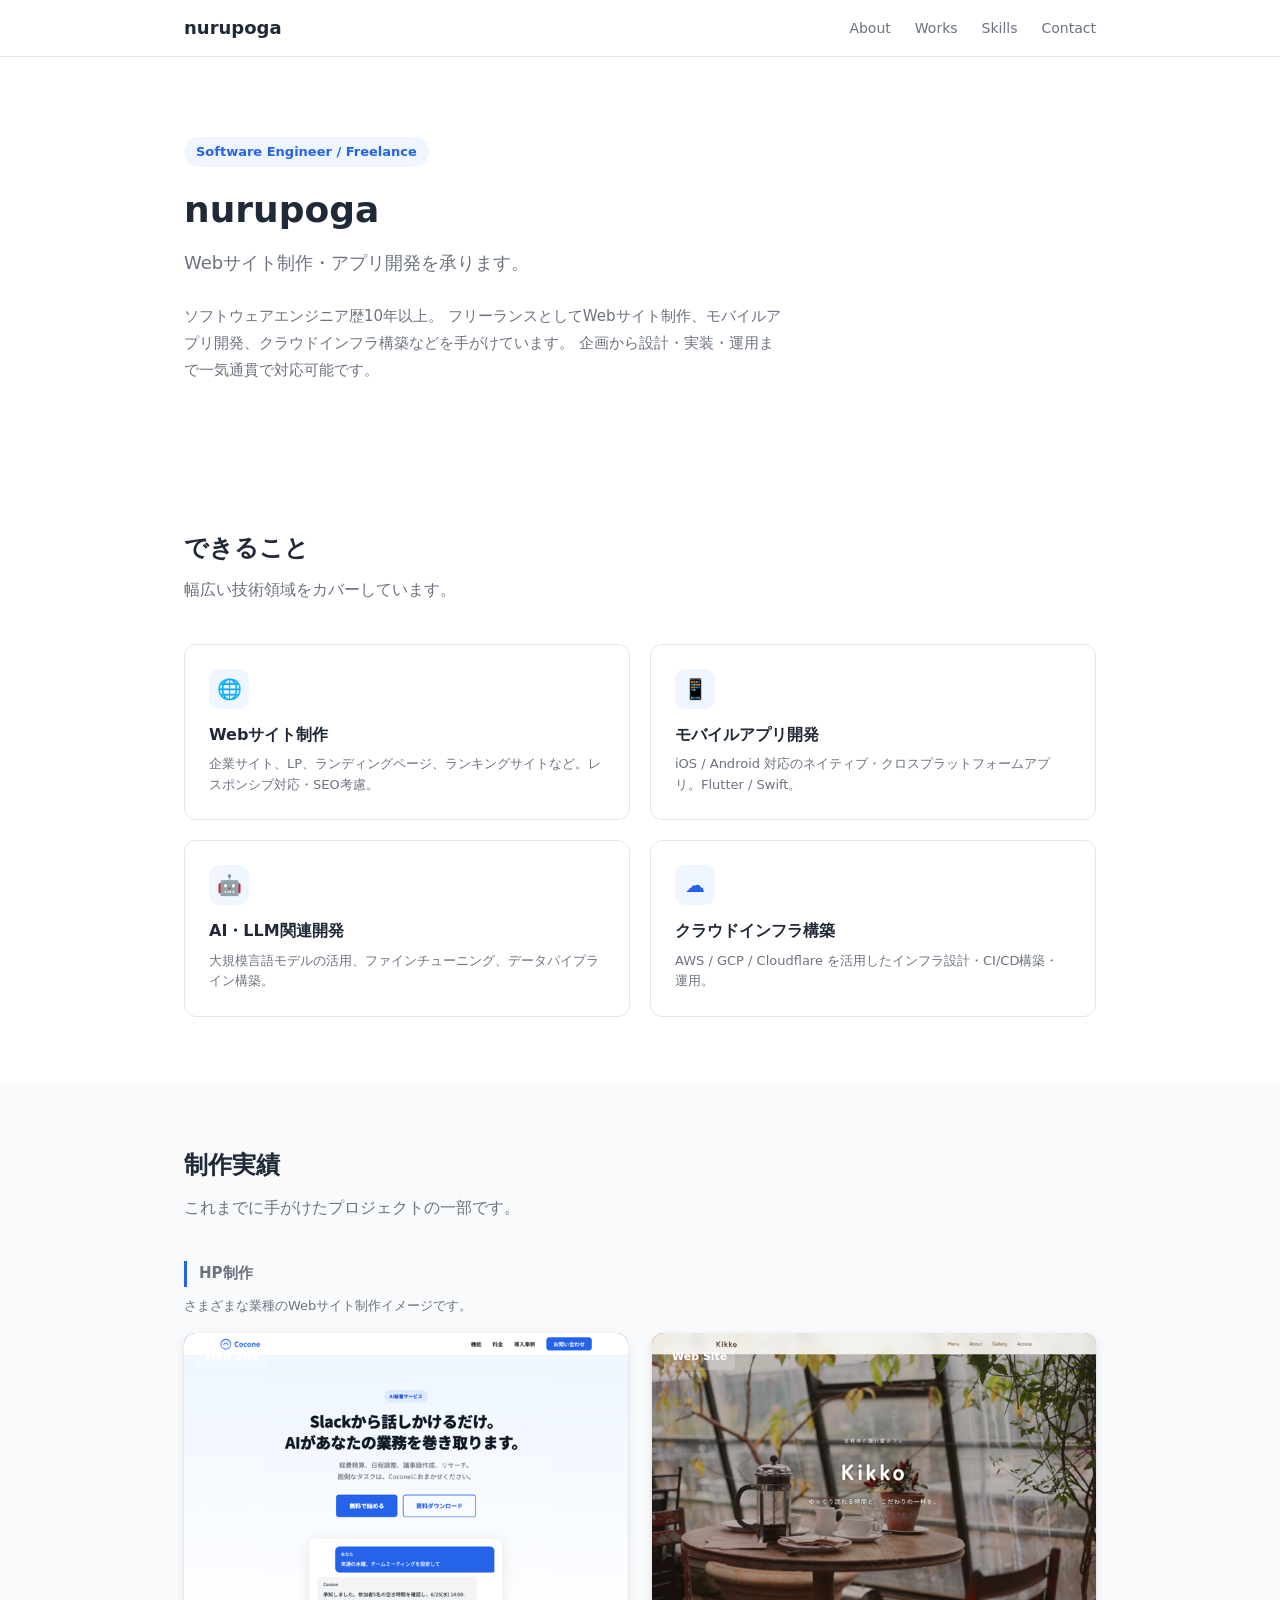
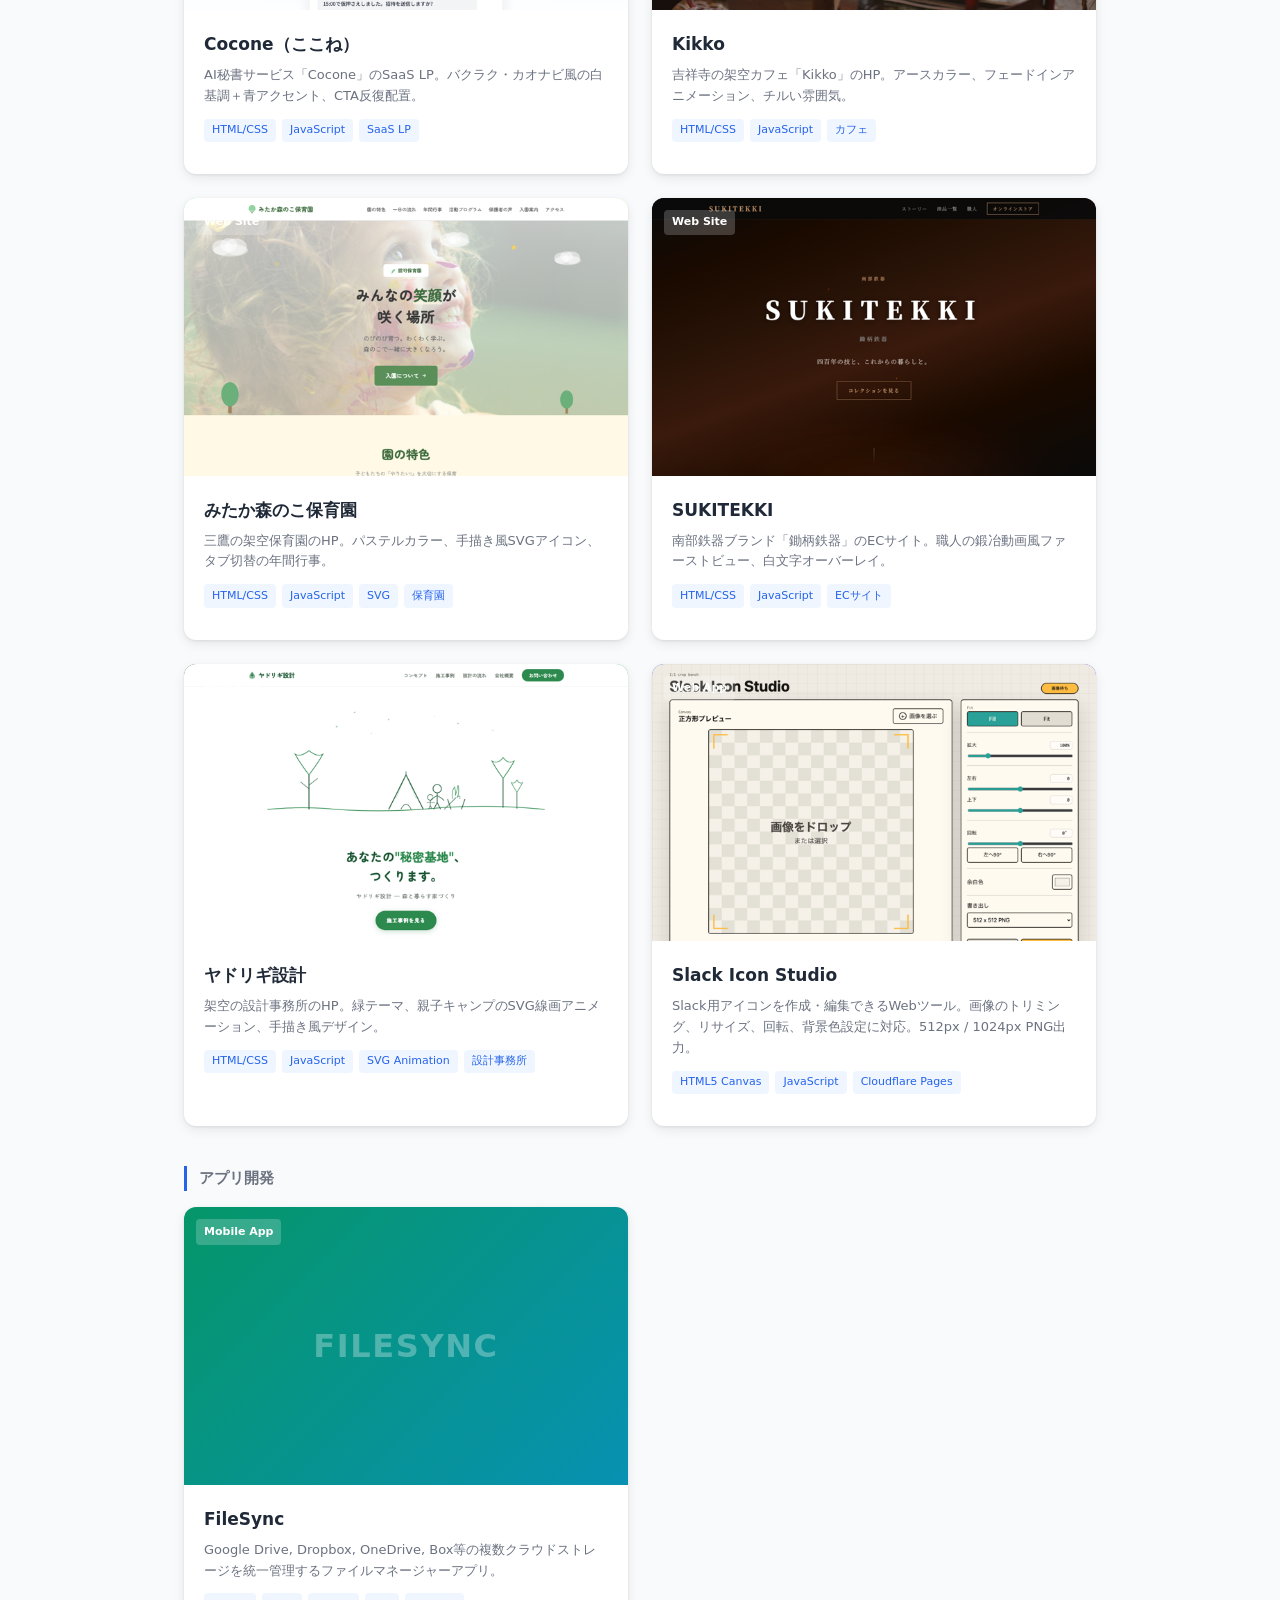
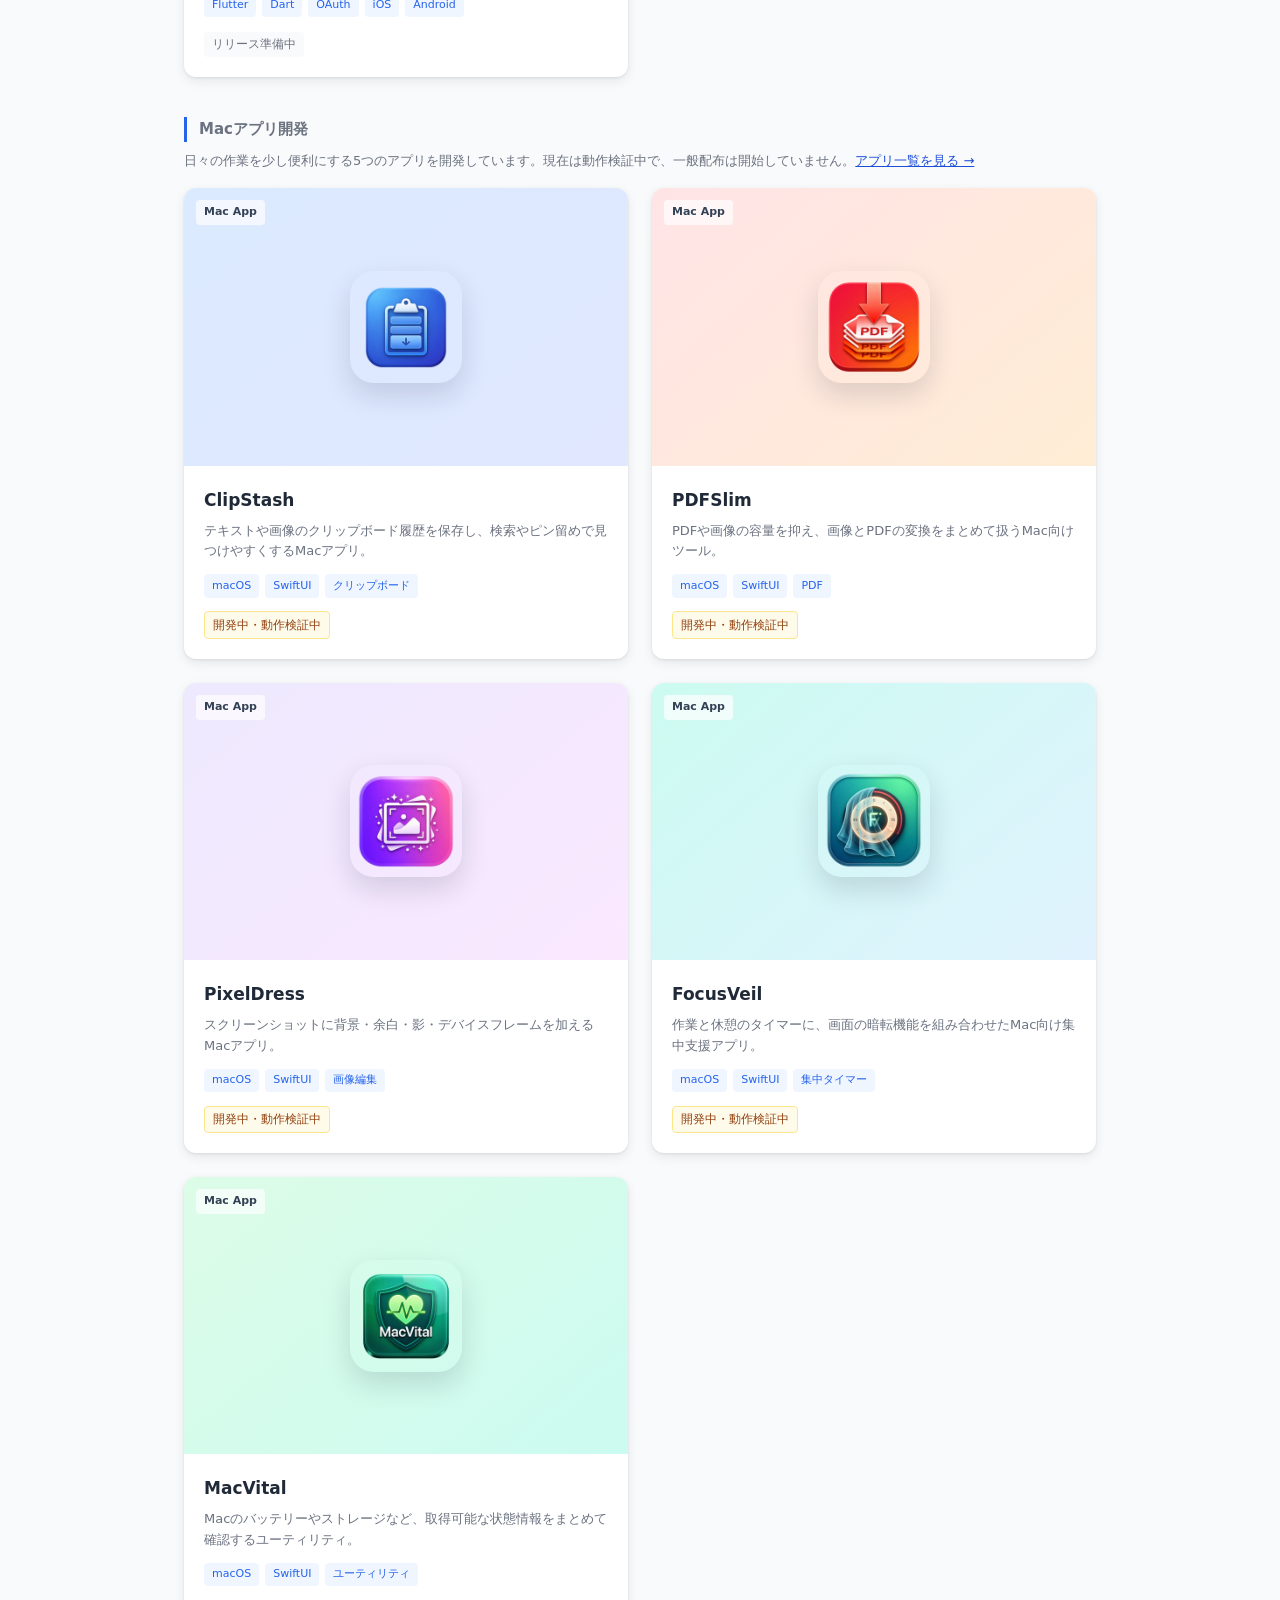
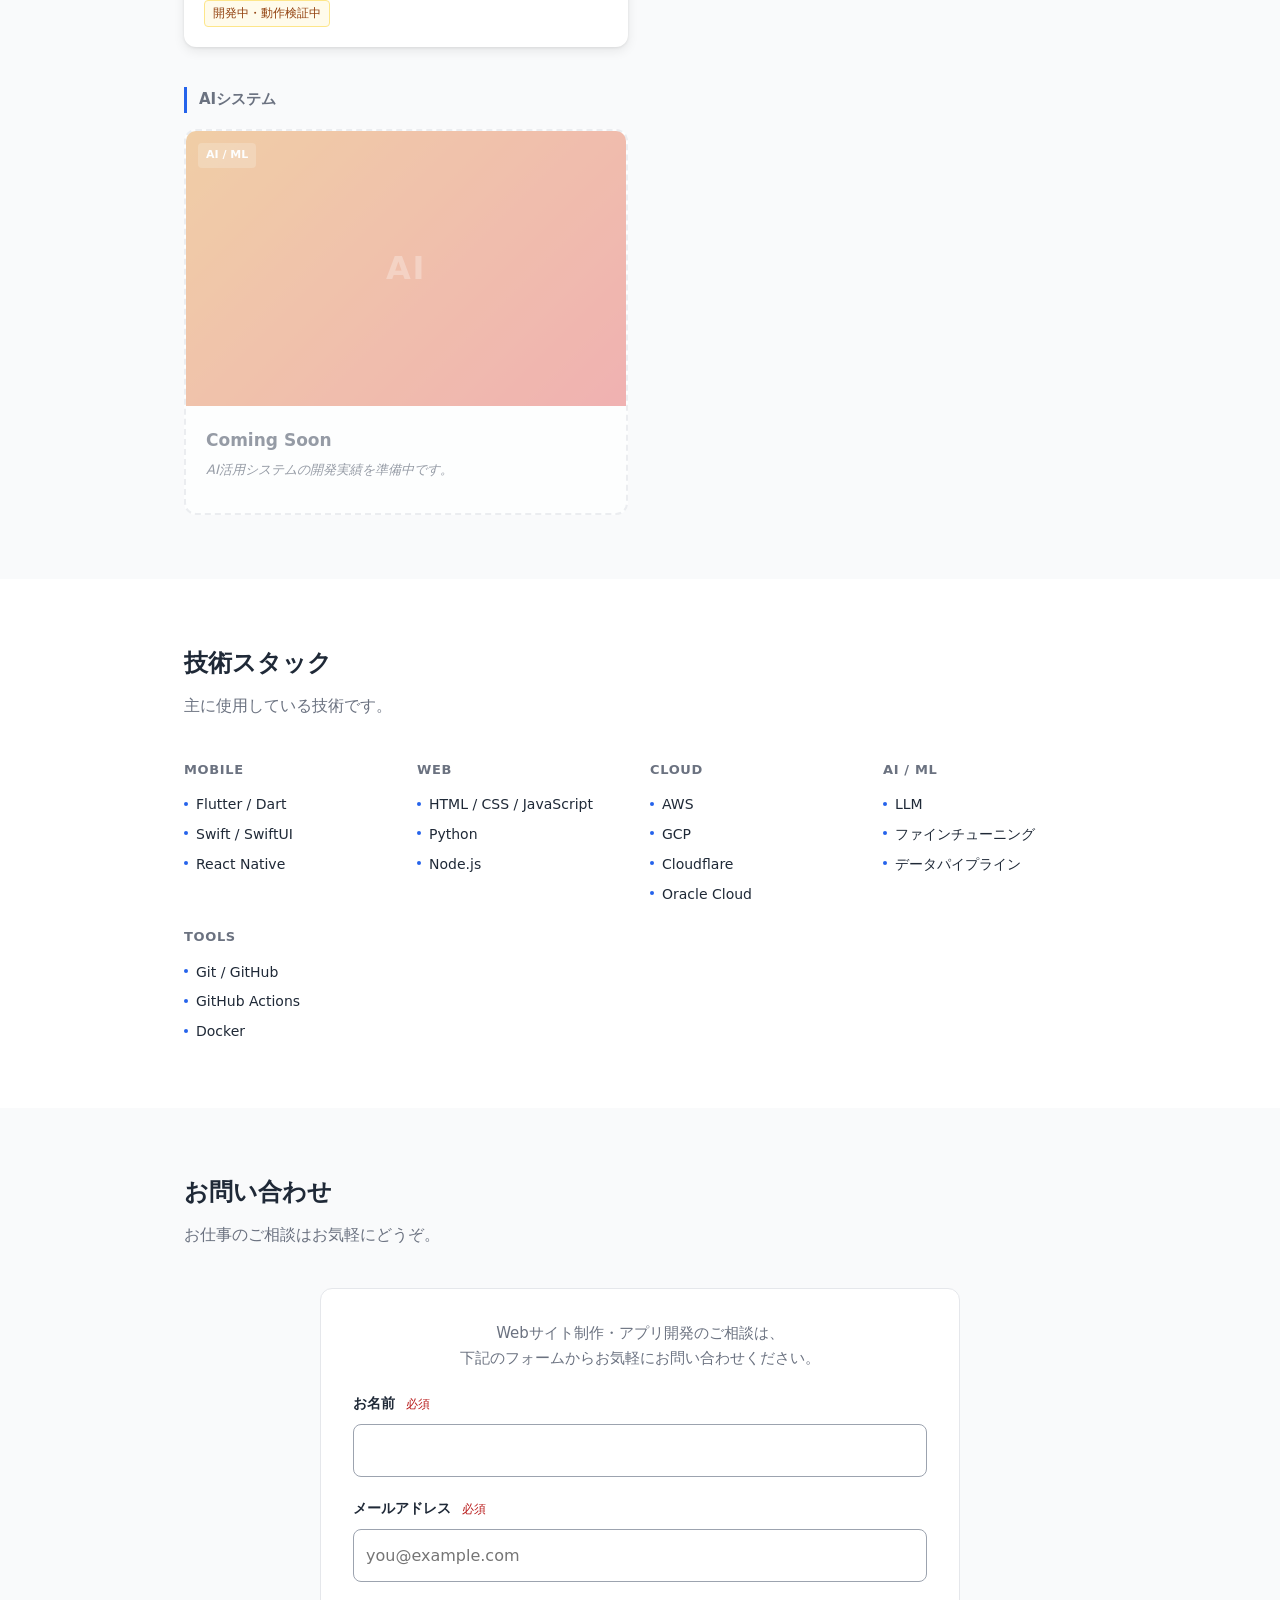
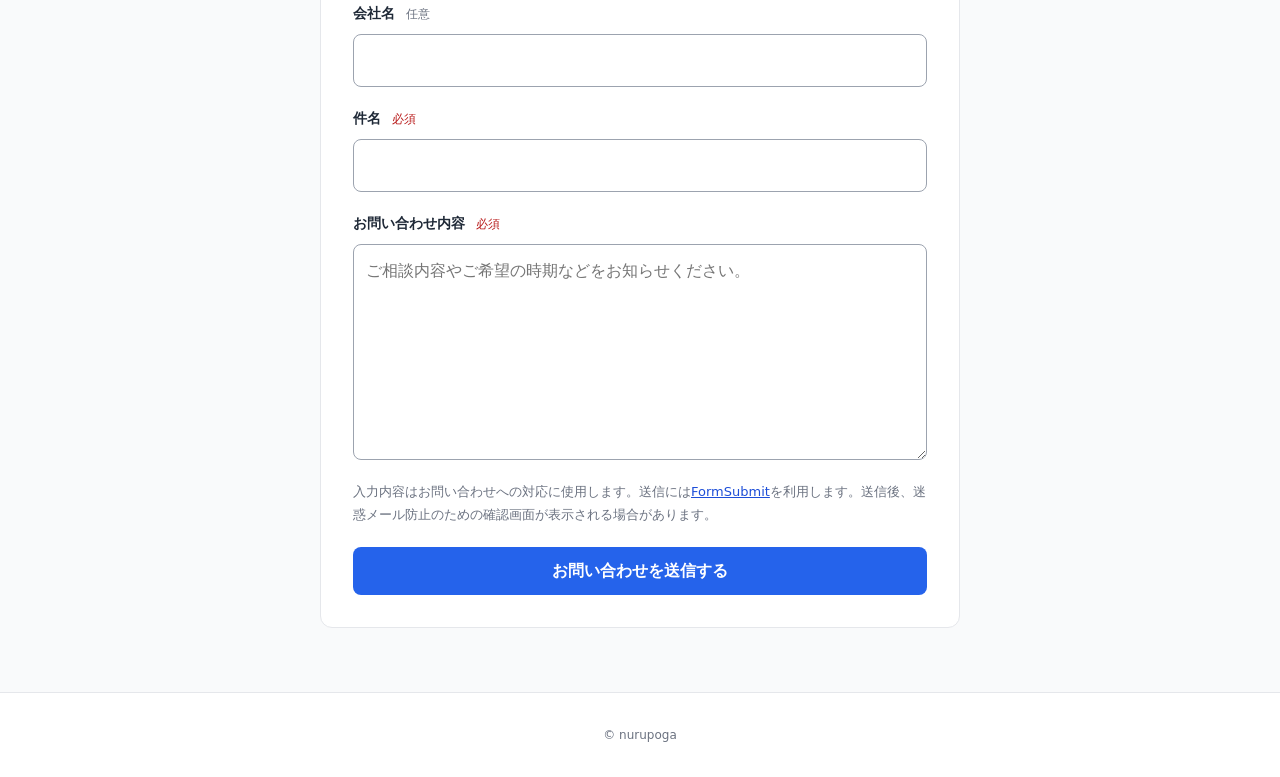
<file: index.html>
<!DOCTYPE html>
<html lang="ja">
<head>
  <meta charset="UTF-8">
  <meta name="viewport" content="width=device-width, initial-scale=1.0">
  <title>nurupoga - Software Engineer / Freelance</title>
  <meta name="description" content="Webサイト制作・モバイルアプリ開発・AI開発を承るフリーランスエンジニア nurupoga のポートフォリオサイトです。">
  <link rel="stylesheet" href="style.css">
  <link rel="stylesheet" href="/mac-apps/apps.css">
</head>
<body>

  <!-- Header -->
  <header class="header">
    <div class="header-inner">
      <a href="#" class="header-logo">nurupoga</a>
      <nav>
        <ul class="header-nav">
          <li><a href="#about">About</a></li>
          <li><a href="#works">Works</a></li>
          <li><a href="#skills">Skills</a></li>
          <li><a href="#contact">Contact</a></li>
        </ul>
      </nav>
    </div>
  </header>

  <!-- Hero -->
  <section id="about" class="hero">
    <span class="hero-label">Software Engineer / Freelance</span>
    <h1>nurupoga</h1>
    <p class="hero-catch">Webサイト制作・アプリ開発を承ります。</p>
    <p class="hero-bio">
      ソフトウェアエンジニア歴10年以上。
      フリーランスとしてWebサイト制作、モバイルアプリ開発、クラウドインフラ構築などを手がけています。
      企画から設計・実装・運用まで一気通貫で対応可能です。
    </p>
  </section>

  <!-- Services -->
  <section class="section">
    <h2 class="section-title">できること</h2>
    <p class="section-subtitle">幅広い技術領域をカバーしています。</p>
    <div class="services-grid">
      <div class="service-card">
        <div class="service-icon">&#x1f310;</div>
        <h3>Webサイト制作</h3>
        <p>企業サイト、LP、ランディングページ、ランキングサイトなど。レスポンシブ対応・SEO考慮。</p>
      </div>
      <div class="service-card">
        <div class="service-icon">&#x1f4f1;</div>
        <h3>モバイルアプリ開発</h3>
        <p>iOS / Android 対応のネイティブ・クロスプラットフォームアプリ。Flutter / Swift。</p>
      </div>
      <div class="service-card">
        <div class="service-icon">&#x1f916;</div>
        <h3>AI・LLM関連開発</h3>
        <p>大規模言語モデルの活用、ファインチューニング、データパイプライン構築。</p>
      </div>
      <div class="service-card">
        <div class="service-icon">&#x2601;&#xfe0f;</div>
        <h3>クラウドインフラ構築</h3>
        <p>AWS / GCP / Cloudflare を活用したインフラ設計・CI/CD構築・運用。</p>
      </div>
    </div>
  </section>

  <!-- Works -->
  <section id="works" class="works-bg">
    <div class="section">
      <h2 class="section-title">制作実績</h2>
      <p class="section-subtitle">これまでに手がけたプロジェクトの一部です。</p>
      <!-- HP制作 -->
      <h3 class="works-category-title">HP制作</h3>
      <p class="works-category-desc">さまざまな業種のWebサイト制作イメージです。</p>
      <div class="works-grid">
        <a href="/samples/cocone/" class="work-card work-card--link">
          <div class="work-thumb work-thumb--saas">
            <img src="images/cocone-thumb.png" alt="Cocone - SaaS LP" loading="lazy">
            <span class="work-thumb-type">Web Site</span>
          </div>
          <div class="work-body">
            <h3>Cocone（ここね）</h3>
            <p>AI秘書サービス「Cocone」のSaaS LP。バクラク・カオナビ風の白基調＋青アクセント、CTA反復配置。</p>
            <div class="work-tags">
              <span class="work-tag">HTML/CSS</span>
              <span class="work-tag">JavaScript</span>
              <span class="work-tag">SaaS LP</span>
            </div>
          </div>
        </a>
        <a href="/samples/kikko/" class="work-card work-card--link">
          <div class="work-thumb work-thumb--cafe">
            <img src="images/kikko-thumb.png" alt="Kikko - カフェHP" loading="lazy">
            <span class="work-thumb-type">Web Site</span>
          </div>
          <div class="work-body">
            <h3>Kikko</h3>
            <p>吉祥寺の架空カフェ「Kikko」のHP。アースカラー、フェードインアニメーション、チルい雰囲気。</p>
            <div class="work-tags">
              <span class="work-tag">HTML/CSS</span>
              <span class="work-tag">JavaScript</span>
              <span class="work-tag">カフェ</span>
            </div>
          </div>
        </a>
        <a href="/samples/moritanoko/" class="work-card work-card--link">
          <div class="work-thumb work-thumb--nursery">
            <img src="images/moritanoko-thumb.png" alt="みたか森のこ保育園" loading="lazy">
            <span class="work-thumb-type">Web Site</span>
          </div>
          <div class="work-body">
            <h3>みたか森のこ保育園</h3>
            <p>三鷹の架空保育園のHP。パステルカラー、手描き風SVGアイコン、タブ切替の年間行事。</p>
            <div class="work-tags">
              <span class="work-tag">HTML/CSS</span>
              <span class="work-tag">JavaScript</span>
              <span class="work-tag">SVG</span>
              <span class="work-tag">保育園</span>
            </div>
          </div>
        </a>
        <a href="/samples/sukitekki/" class="work-card work-card--link">
          <div class="work-thumb work-thumb--ec">
            <img src="images/sukitekki-thumb.png" alt="SUKITEKKI - 南部鉄器ECサイト" loading="lazy">
            <span class="work-thumb-type">Web Site</span>
          </div>
          <div class="work-body">
            <h3>SUKITEKKI</h3>
            <p>南部鉄器ブランド「鋤柄鉄器」のECサイト。職人の鍛冶動画風ファーストビュー、白文字オーバーレイ。</p>
            <div class="work-tags">
              <span class="work-tag">HTML/CSS</span>
              <span class="work-tag">JavaScript</span>
              <span class="work-tag">ECサイト</span>
            </div>
          </div>
        </a>
        <a href="/samples/yadorigi/" class="work-card work-card--link">
          <div class="work-thumb work-thumb--architect">
            <img src="images/yadorigi-thumb.png" alt="ヤドリギ設計" loading="lazy">
            <span class="work-thumb-type">Web Site</span>
          </div>
          <div class="work-body">
            <h3>ヤドリギ設計</h3>
            <p>架空の設計事務所のHP。緑テーマ、親子キャンプのSVG線画アニメーション、手描き風デザイン。</p>
            <div class="work-tags">
              <span class="work-tag">HTML/CSS</span>
              <span class="work-tag">JavaScript</span>
              <span class="work-tag">SVG Animation</span>
              <span class="work-tag">設計事務所</span>
            </div>
          </div>
        </a>
        <a href="https://slack-icon-studio.pages.dev/" class="work-card work-card--link" target="_blank" rel="noopener">
          <div class="work-thumb work-thumb--web">
            <img src="images/slack-icon-studio-thumb.png" alt="Slack Icon Studio" loading="lazy">
            <span class="work-thumb-type">Web App</span>
          </div>
          <div class="work-body">
            <h3>Slack Icon Studio</h3>
            <p>Slack用アイコンを作成・編集できるWebツール。画像のトリミング、リサイズ、回転、背景色設定に対応。512px / 1024px PNG出力。</p>
            <div class="work-tags">
              <span class="work-tag">HTML5 Canvas</span>
              <span class="work-tag">JavaScript</span>
              <span class="work-tag">Cloudflare Pages</span>
            </div>
          </div>
        </a>
      </div>

      <!-- アプリ開発 -->
      <h3 class="works-category-title">アプリ開発</h3>
      <div class="works-grid">
        <a href="/filesync/" class="work-card work-card--link">
          <div class="work-thumb work-thumb--mobile">
            <span class="work-thumb-label">FILESYNC</span>
            <span class="work-thumb-type">Mobile App</span>
          </div>
          <div class="work-body">
            <h3>FileSync</h3>
            <p>Google Drive, Dropbox, OneDrive, Box等の複数クラウドストレージを統一管理するファイルマネージャーアプリ。</p>
            <div class="work-tags">
              <span class="work-tag">Flutter</span>
              <span class="work-tag">Dart</span>
              <span class="work-tag">OAuth</span>
              <span class="work-tag">iOS</span>
              <span class="work-tag">Android</span>
            </div>
            <span class="work-status">リリース準備中</span>
          </div>
        </a>

      </div>

      <!-- Mac apps catalog -->
      <h3 id="mac-apps" class="works-category-title">Macアプリ開発</h3>
      <p class="works-category-desc">日々の作業を少し便利にする5つのアプリを開発しています。現在は動作検証中で、一般配布は開始していません。<a href="/mac-apps/">アプリ一覧を見る →</a></p>
      <div class="works-grid">
        <a href="/mac-apps/#clipstash" class="work-card work-card--link">
          <div class="work-thumb mac-app-thumb mac-app-thumb--blue">
            <img class="mac-app-icon" src="/mac-apps/images/clipstash.png" alt="" width="112" height="112" loading="lazy">
            <span class="work-thumb-type">Mac App</span>
          </div>
          <div class="work-body">
            <h3>ClipStash</h3>
            <p>テキストや画像のクリップボード履歴を保存し、検索やピン留めで見つけやすくするMacアプリ。</p>
            <div class="work-tags"><span class="work-tag">macOS</span><span class="work-tag">SwiftUI</span><span class="work-tag">クリップボード</span></div>
            <span class="work-status mac-app-status">開発中・動作検証中</span>
          </div>
        </a>
        <a href="/mac-apps/#pdfslim" class="work-card work-card--link">
          <div class="work-thumb mac-app-thumb mac-app-thumb--red">
            <img class="mac-app-icon" src="/mac-apps/images/pdfslim.png" alt="" width="112" height="112" loading="lazy">
            <span class="work-thumb-type">Mac App</span>
          </div>
          <div class="work-body">
            <h3>PDFSlim</h3>
            <p>PDFや画像の容量を抑え、画像とPDFの変換をまとめて扱うMac向けツール。</p>
            <div class="work-tags"><span class="work-tag">macOS</span><span class="work-tag">SwiftUI</span><span class="work-tag">PDF</span></div>
            <span class="work-status mac-app-status">開発中・動作検証中</span>
          </div>
        </a>
        <a href="/mac-apps/#pixeldress" class="work-card work-card--link">
          <div class="work-thumb mac-app-thumb mac-app-thumb--purple">
            <img class="mac-app-icon" src="/mac-apps/images/pixeldress.png" alt="" width="112" height="112" loading="lazy">
            <span class="work-thumb-type">Mac App</span>
          </div>
          <div class="work-body">
            <h3>PixelDress</h3>
            <p>スクリーンショットに背景・余白・影・デバイスフレームを加えるMacアプリ。</p>
            <div class="work-tags"><span class="work-tag">macOS</span><span class="work-tag">SwiftUI</span><span class="work-tag">画像編集</span></div>
            <span class="work-status mac-app-status">開発中・動作検証中</span>
          </div>
        </a>
        <a href="/mac-apps/#focusveil" class="work-card work-card--link">
          <div class="work-thumb mac-app-thumb mac-app-thumb--teal">
            <img class="mac-app-icon" src="/mac-apps/images/focusveil.png" alt="" width="112" height="112" loading="lazy">
            <span class="work-thumb-type">Mac App</span>
          </div>
          <div class="work-body">
            <h3>FocusVeil</h3>
            <p>作業と休憩のタイマーに、画面の暗転機能を組み合わせたMac向け集中支援アプリ。</p>
            <div class="work-tags"><span class="work-tag">macOS</span><span class="work-tag">SwiftUI</span><span class="work-tag">集中タイマー</span></div>
            <span class="work-status mac-app-status">開発中・動作検証中</span>
          </div>
        </a>
        <a href="/mac-apps/#macvital" class="work-card work-card--link">
          <div class="work-thumb mac-app-thumb mac-app-thumb--green">
            <img class="mac-app-icon" src="/mac-apps/images/macvital.png" alt="" width="112" height="112" loading="lazy">
            <span class="work-thumb-type">Mac App</span>
          </div>
          <div class="work-body">
            <h3>MacVital</h3>
            <p>Macのバッテリーやストレージなど、取得可能な状態情報をまとめて確認するユーティリティ。</p>
            <div class="work-tags"><span class="work-tag">macOS</span><span class="work-tag">SwiftUI</span><span class="work-tag">ユーティリティ</span></div>
            <span class="work-status mac-app-status">開発中・動作検証中</span>
          </div>
        </a>
      </div>

      <!-- AIシステム -->
      <h3 class="works-category-title">AIシステム</h3>
      <div class="works-grid">
        <div class="work-card work-card--mock">
          <div class="work-thumb work-thumb--ai">
            <span class="work-thumb-label">AI</span>
            <span class="work-thumb-type">AI / ML</span>
          </div>
          <div class="work-body">
            <h3>Coming Soon</h3>
            <p>AI活用システムの開発実績を準備中です。</p>
          </div>
        </div>
      </div>
    </div>
  </section>

  <!-- Skills -->
  <section id="skills" class="section">
    <h2 class="section-title">技術スタック</h2>
    <p class="section-subtitle">主に使用している技術です。</p>
    <div class="skills-grid">
      <div class="skill-group">
        <h3>Mobile</h3>
        <ul class="skill-list">
          <li>Flutter / Dart</li>
          <li>Swift / SwiftUI</li>
          <li>React Native</li>
        </ul>
      </div>
      <div class="skill-group">
        <h3>Web</h3>
        <ul class="skill-list">
          <li>HTML / CSS / JavaScript</li>
          <li>Python</li>
          <li>Node.js</li>
        </ul>
      </div>
      <div class="skill-group">
        <h3>Cloud</h3>
        <ul class="skill-list">
          <li>AWS</li>
          <li>GCP</li>
          <li>Cloudflare</li>
          <li>Oracle Cloud</li>
        </ul>
      </div>
      <div class="skill-group">
        <h3>AI / ML</h3>
        <ul class="skill-list">
          <li>LLM</li>
          <li>ファインチューニング</li>
          <li>データパイプライン</li>
        </ul>
      </div>
      <div class="skill-group">
        <h3>Tools</h3>
        <ul class="skill-list">
          <li>Git / GitHub</li>
          <li>GitHub Actions</li>
          <li>Docker</li>
        </ul>
      </div>
    </div>
  </section>

  <!-- Contact -->
  <section id="contact" class="contact-bg">
    <div class="section">
      <h2 class="section-title">お問い合わせ</h2>
      <p class="section-subtitle">お仕事のご相談はお気軽にどうぞ。</p>
      <div class="contact-box">
        <p>Webサイト制作・アプリ開発のご相談は、<br>下記のフォームからお気軽にお問い合わせください。</p>
        <form class="contact-form" action="https://formsubmit.co/53cdaf5a154f3fb7306faa6917125ab3" method="POST">
          <input type="hidden" name="_subject" value="【nurupoga.net】お問い合わせ">
          <input type="hidden" name="_next" value="https://nurupoga.net/contact-thanks.html">
          <input type="hidden" name="_template" value="table">
          <input class="contact-honey" type="text" name="_honey" tabindex="-1" autocomplete="off" aria-hidden="true">
          <div class="contact-field">
            <label for="contact-name">お名前 <span class="contact-required">必須</span></label>
            <input id="contact-name" type="text" name="name" autocomplete="name" maxlength="100" required>
          </div>
          <div class="contact-field">
            <label for="contact-email">メールアドレス <span class="contact-required">必須</span></label>
            <input id="contact-email" type="email" name="email" autocomplete="email" maxlength="254" placeholder="you@example.com" required>
          </div>
          <div class="contact-field">
            <label for="contact-company">会社名 <span class="contact-optional">任意</span></label>
            <input id="contact-company" type="text" name="company" autocomplete="organization" maxlength="150">
          </div>
          <div class="contact-field">
            <label for="contact-subject">件名 <span class="contact-required">必須</span></label>
            <input id="contact-subject" type="text" name="subject" maxlength="200" required>
          </div>
          <div class="contact-field">
            <label for="contact-message">お問い合わせ内容 <span class="contact-required">必須</span></label>
            <textarea id="contact-message" name="message" rows="7" maxlength="10000" placeholder="ご相談内容やご希望の時期などをお知らせください。" required></textarea>
          </div>
          <p class="contact-note">入力内容はお問い合わせへの対応に使用します。送信には<a href="https://formsubmit.co/privacy.pdf" target="_blank" rel="noopener noreferrer">FormSubmit</a>を利用します。送信後、迷惑メール防止のための確認画面が表示される場合があります。</p>
          <button class="contact-link contact-submit" type="submit">お問い合わせを送信する</button>
        </form>
      </div>
    </div>
  </section>

  <!-- Footer -->
  <footer class="footer">
    &copy; nurupoga
  </footer>

</body>
</html>
</file>
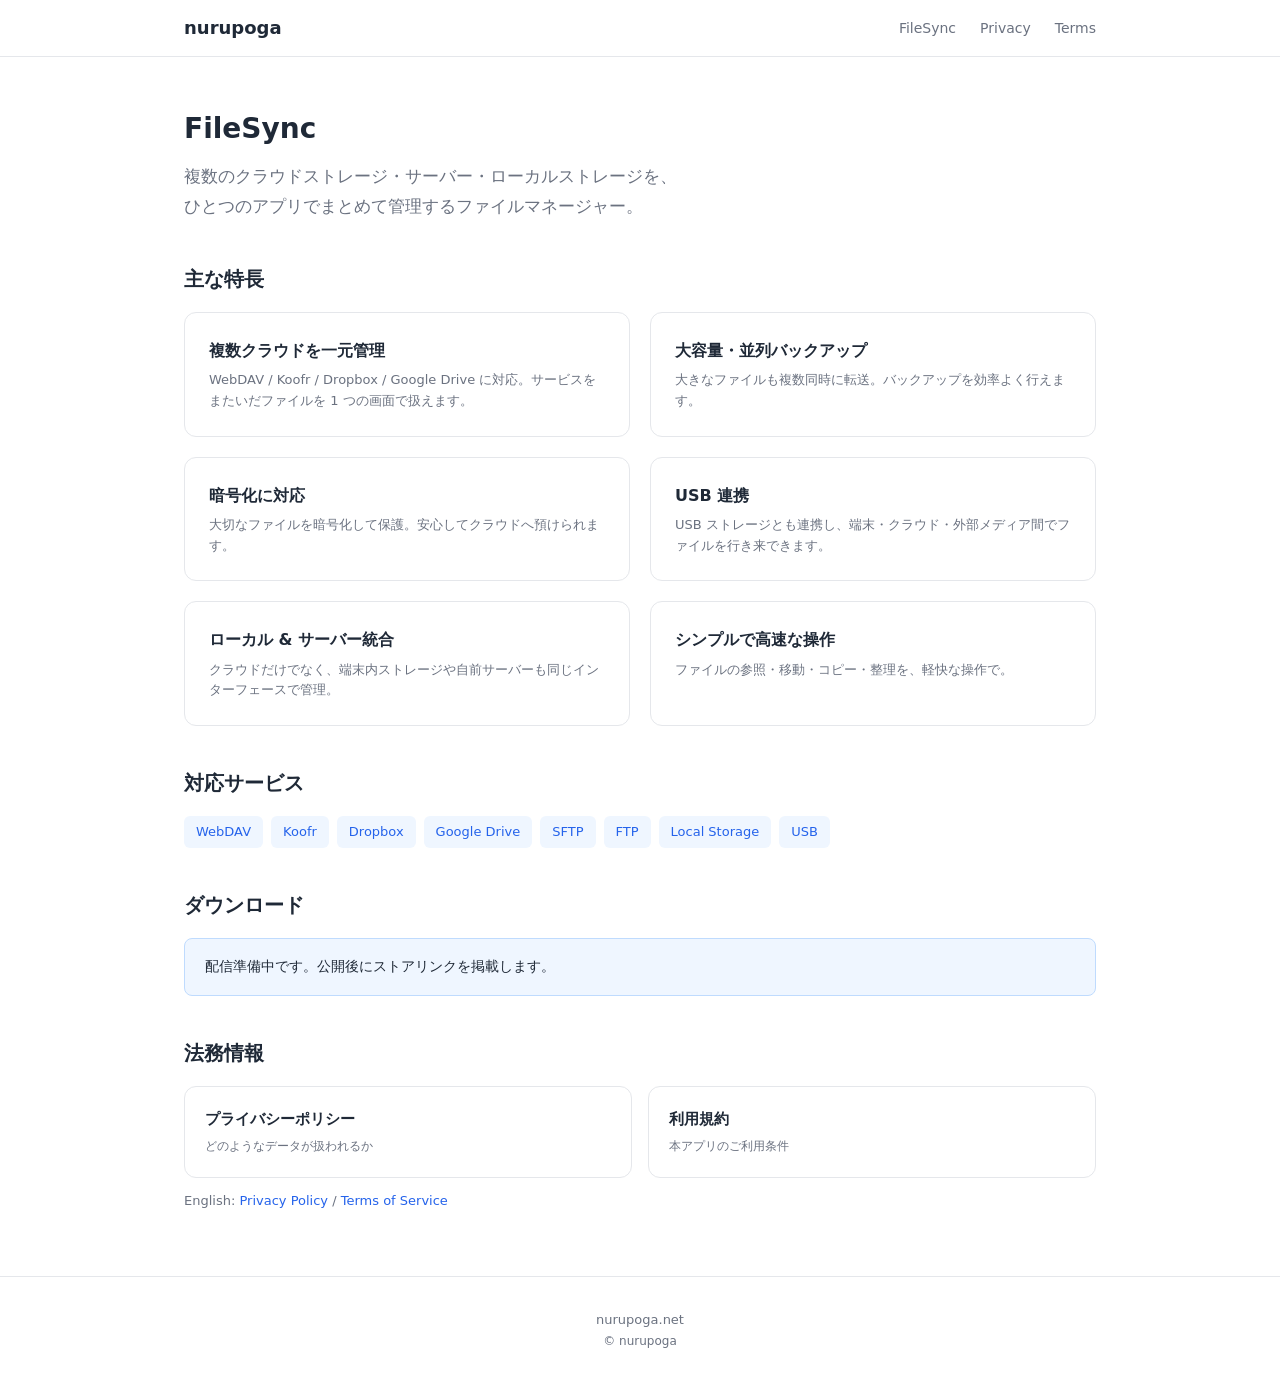
<file: filesync/index.html>
<!DOCTYPE html>
<html lang="ja">
<head>
<meta charset="UTF-8">
<meta name="viewport" content="width=device-width, initial-scale=1.0">
<meta name="robots" content="index,follow">
<title>FileSync — nurupoga</title>
<meta name="description" content="FileSync は複数のクラウドストレージとローカル・サーバーを統合管理するファイルマネージャーです。">
<link rel="canonical" href="https://nurupoga.net/filesync/">
<link rel="stylesheet" href="../style.css">
<style>
.legal-body {
  max-width: var(--max-width);
  margin: 0 auto;
  padding: 3rem 1.5rem 4rem;
}
.legal-body h1 {
  font-size: 1.75rem;
  font-weight: 800;
  margin-bottom: 0.5rem;
}
.legal-body .lead {
  font-size: 1.0625rem;
  color: var(--color-text-light);
  margin-bottom: 2.5rem;
  line-height: 1.8;
}
.legal-body h2 {
  font-size: 1.25rem;
  font-weight: 700;
  margin-top: 2.5rem;
  margin-bottom: 1rem;
}
.feature-list {
  display: grid;
  grid-template-columns: repeat(2, 1fr);
  gap: 1.25rem;
  margin-bottom: 2rem;
}
.feature-item {
  background: var(--color-bg);
  border: 1px solid var(--color-border);
  border-radius: 12px;
  padding: 1.5rem;
}
.feature-item h3 {
  font-size: 1rem;
  font-weight: 600;
  margin-bottom: 0.375rem;
}
.feature-item p {
  font-size: 0.8125rem;
  color: var(--color-text-light);
  line-height: 1.6;
}
.service-tags {
  display: flex;
  flex-wrap: wrap;
  gap: 0.5rem;
  margin-bottom: 2rem;
}
.service-tag {
  font-size: 0.8125rem;
  font-weight: 500;
  color: var(--color-primary);
  background: #eff6ff;
  padding: 0.3rem 0.75rem;
  border-radius: 6px;
}
.legal-links {
  display: grid;
  grid-template-columns: repeat(2, 1fr);
  gap: 1rem;
  margin-top: 1rem;
}
.legal-link-card {
  display: block;
  background: var(--color-bg);
  border: 1px solid var(--color-border);
  border-radius: 12px;
  padding: 1.25rem;
  text-decoration: none;
  transition: box-shadow 0.2s;
}
.legal-link-card:hover {
  box-shadow: 0 2px 8px var(--color-card-shadow);
}
.legal-link-card h3 {
  font-size: 0.9375rem;
  font-weight: 600;
  color: var(--color-text);
  margin-bottom: 0.25rem;
}
.legal-link-card p {
  font-size: 0.75rem;
  color: var(--color-text-light);
}
.download-notice {
  background: #eff6ff;
  border: 1px solid #bfdbfe;
  border-radius: 8px;
  padding: 1rem 1.25rem;
  font-size: 0.875rem;
  color: var(--color-text);
  margin-bottom: 2rem;
}
.meta-links {
  font-size: 0.8125rem;
  color: var(--color-text-light);
  margin-top: 0.75rem;
}
.meta-links a {
  color: var(--color-primary);
  text-decoration: none;
}
.meta-links a:hover {
  text-decoration: underline;
}
@media (max-width: 640px) {
  .feature-list, .legal-links {
    grid-template-columns: 1fr;
  }
}
</style>
</head>
<body>

<header class="header">
  <div class="header-inner">
    <a href="/" class="header-logo">nurupoga</a>
    <nav>
      <ul class="header-nav">
        <li><a href="/filesync/">FileSync</a></li>
        <li><a href="/filesync/privacy.html">Privacy</a></li>
        <li><a href="/filesync/terms.html">Terms</a></li>
      </ul>
    </nav>
  </div>
</header>

<div class="legal-body">
  <h1>FileSync</h1>
  <p class="lead">
    複数のクラウドストレージ・サーバー・ローカルストレージを、<br>
    ひとつのアプリでまとめて管理するファイルマネージャー。
  </p>

  <h2>主な特長</h2>
  <div class="feature-list">
    <div class="feature-item">
      <h3>複数クラウドを一元管理</h3>
      <p>WebDAV / Koofr / Dropbox / Google Drive に対応。サービスをまたいだファイルを 1 つの画面で扱えます。</p>
    </div>
    <div class="feature-item">
      <h3>大容量・並列バックアップ</h3>
      <p>大きなファイルも複数同時に転送。バックアップを効率よく行えます。</p>
    </div>
    <div class="feature-item">
      <h3>暗号化に対応</h3>
      <p>大切なファイルを暗号化して保護。安心してクラウドへ預けられます。</p>
    </div>
    <div class="feature-item">
      <h3>USB 連携</h3>
      <p>USB ストレージとも連携し、端末・クラウド・外部メディア間でファイルを行き来できます。</p>
    </div>
    <div class="feature-item">
      <h3>ローカル & サーバー統合</h3>
      <p>クラウドだけでなく、端末内ストレージや自前サーバーも同じインターフェースで管理。</p>
    </div>
    <div class="feature-item">
      <h3>シンプルで高速な操作</h3>
      <p>ファイルの参照・移動・コピー・整理を、軽快な操作で。</p>
    </div>
  </div>

  <h2>対応サービス</h2>
  <div class="service-tags">
    <span class="service-tag">WebDAV</span>
    <span class="service-tag">Koofr</span>
    <span class="service-tag">Dropbox</span>
    <span class="service-tag">Google Drive</span>
    <span class="service-tag">SFTP</span>
    <span class="service-tag">FTP</span>
    <span class="service-tag">Local Storage</span>
    <span class="service-tag">USB</span>
  </div>

  <h2>ダウンロード</h2>
  <div class="download-notice">
    配信準備中です。公開後にストアリンクを掲載します。
  </div>

  <h2>法務情報</h2>
  <div class="legal-links">
    <a class="legal-link-card" href="./privacy.html">
      <h3>プライバシーポリシー</h3>
      <p>どのようなデータが扱われるか</p>
    </a>
    <a class="legal-link-card" href="./terms.html">
      <h3>利用規約</h3>
      <p>本アプリのご利用条件</p>
    </a>
  </div>
  <p class="meta-links">
    English: <a href="./privacy_en.html">Privacy Policy</a> / <a href="./terms_en.html">Terms of Service</a>
  </p>
</div>

<footer class="footer">
  <a href="/" style="color: var(--color-text-light); text-decoration: none; font-size: 0.8125rem;">nurupoga.net</a>
  <br>&copy; nurupoga
</footer>

</body>
</html>
</file>
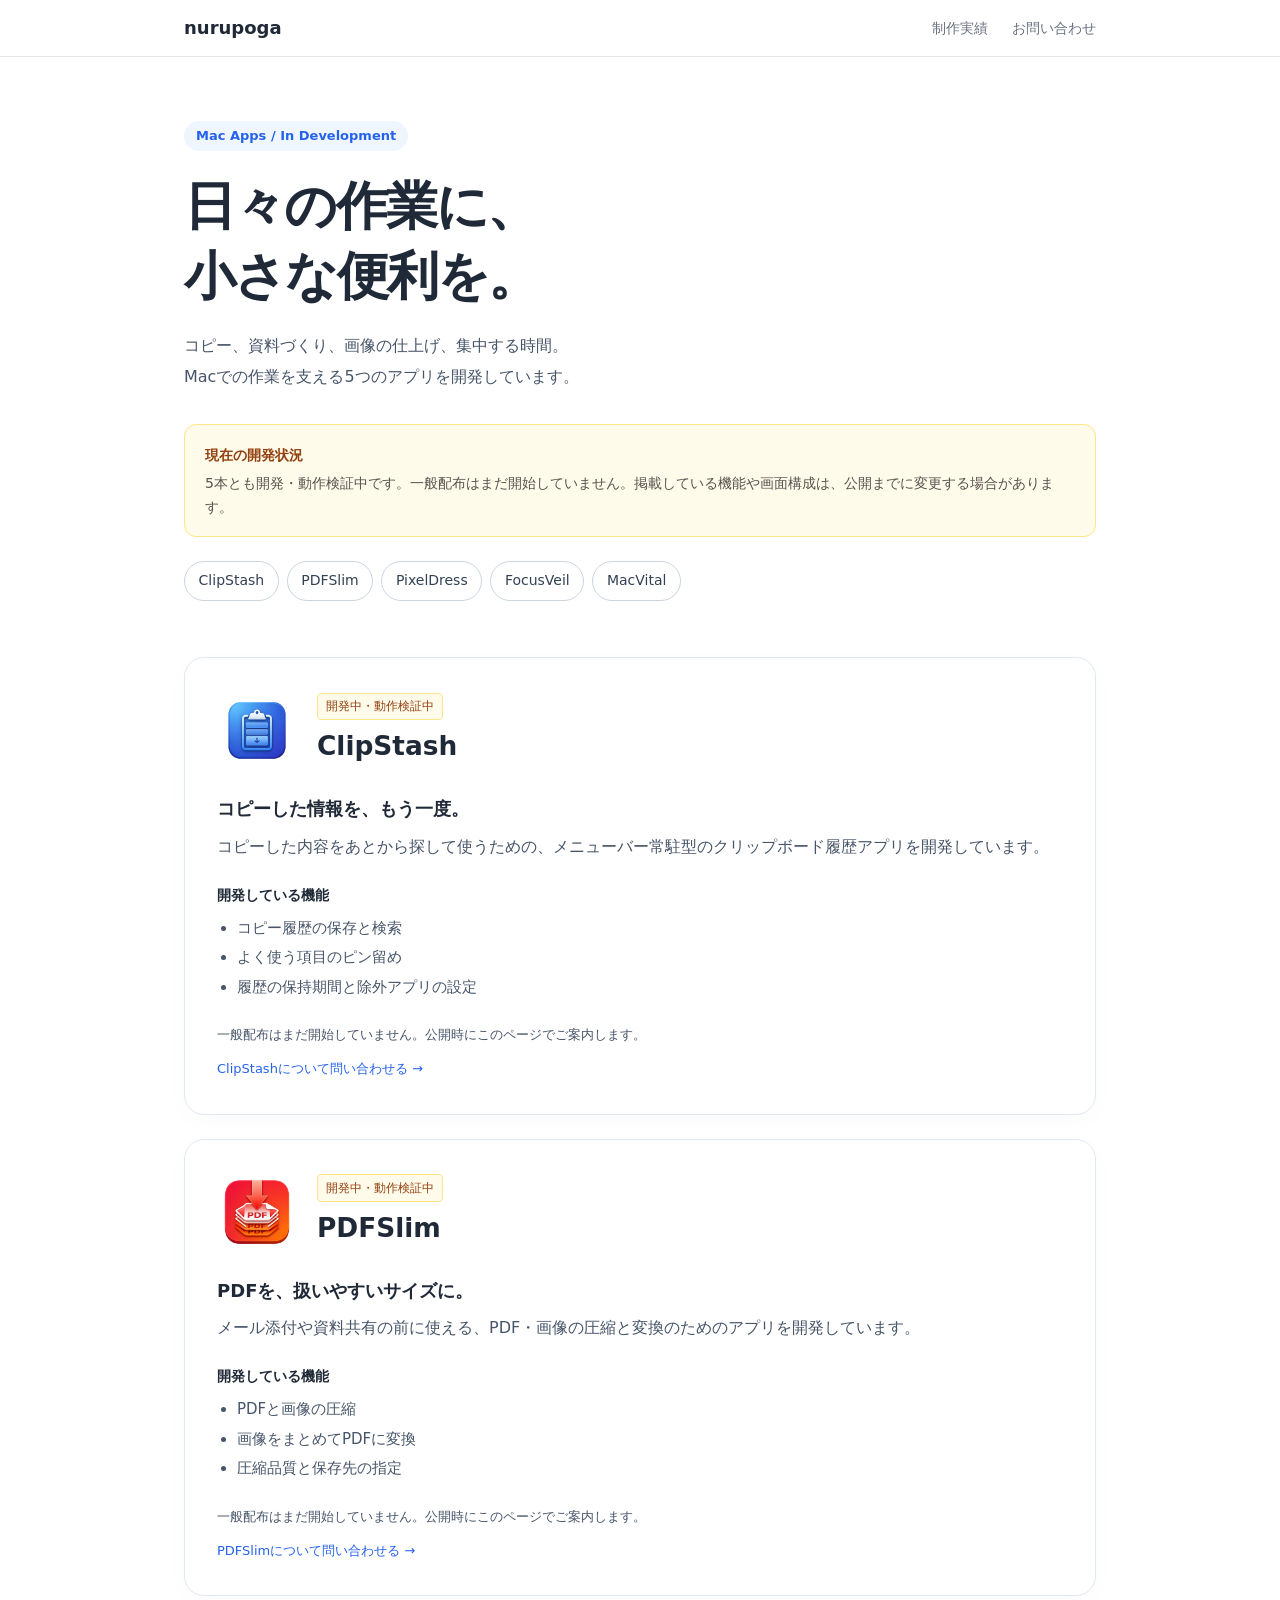
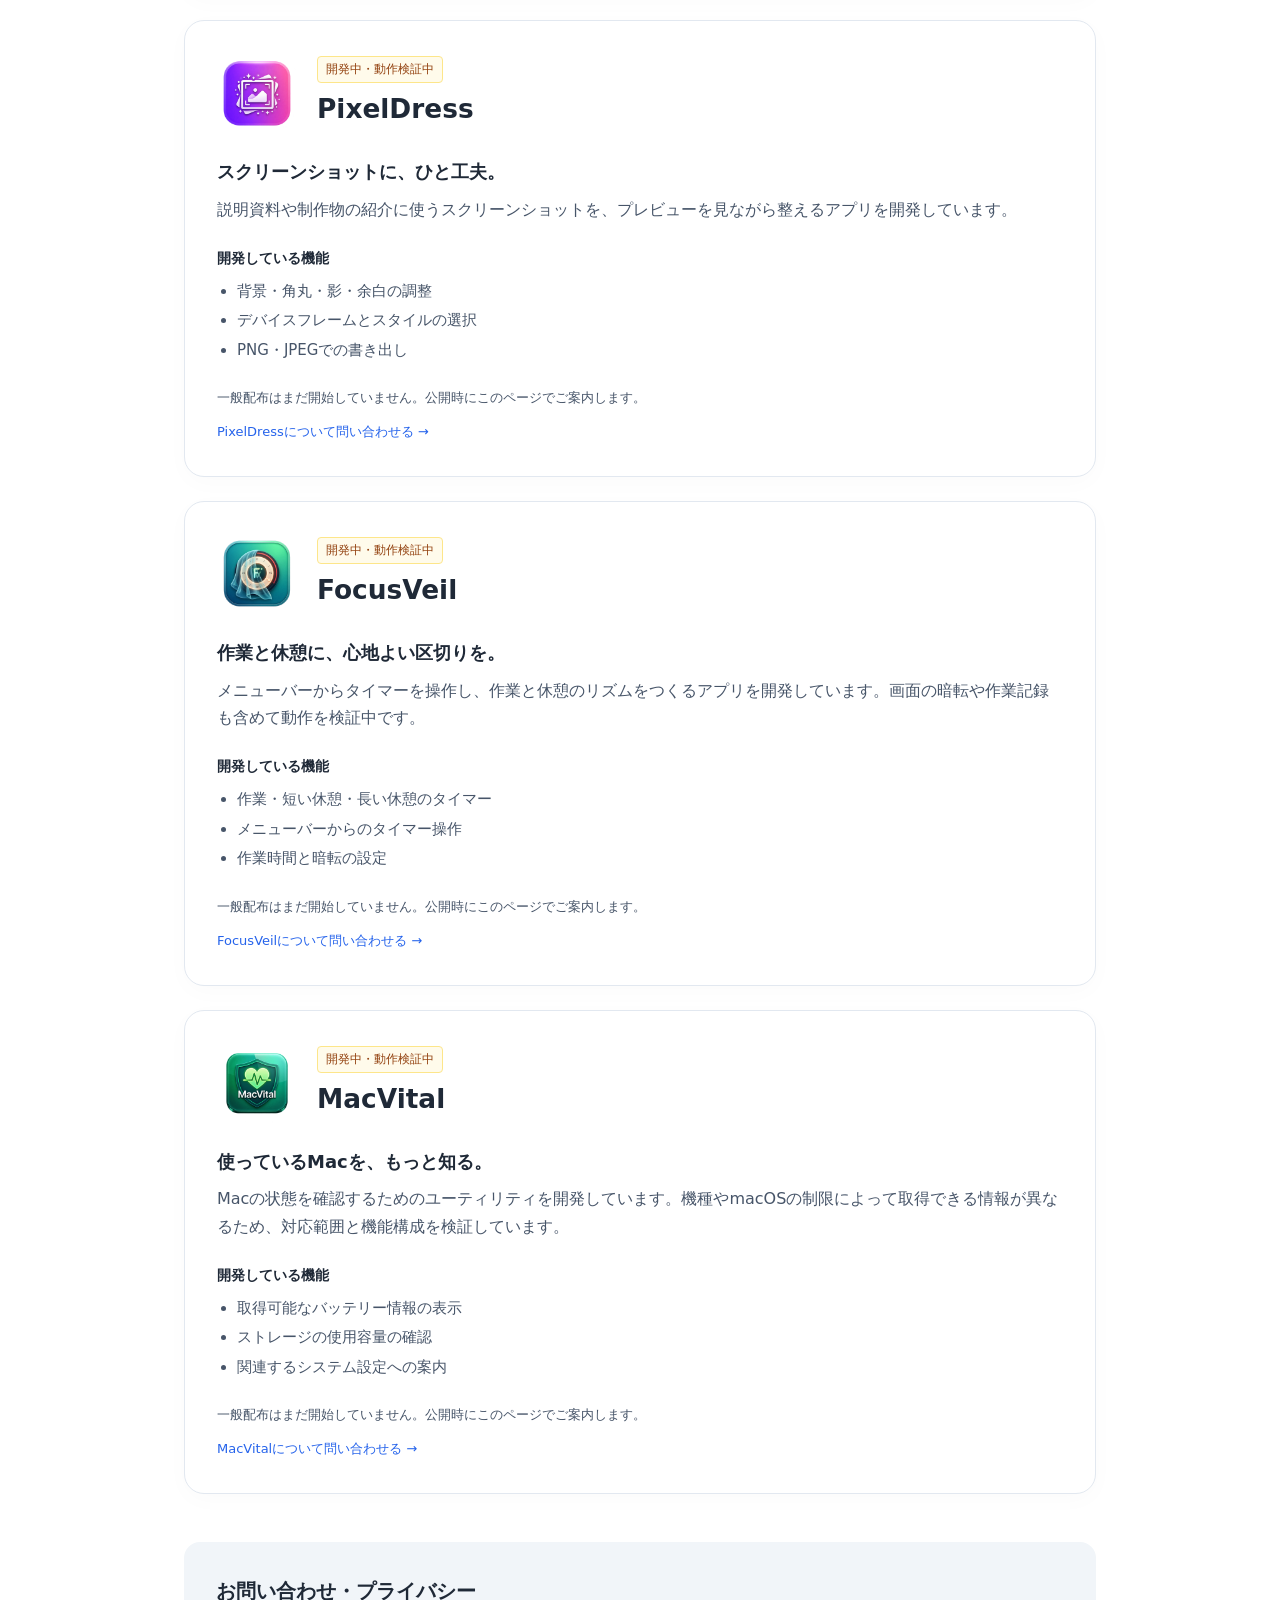
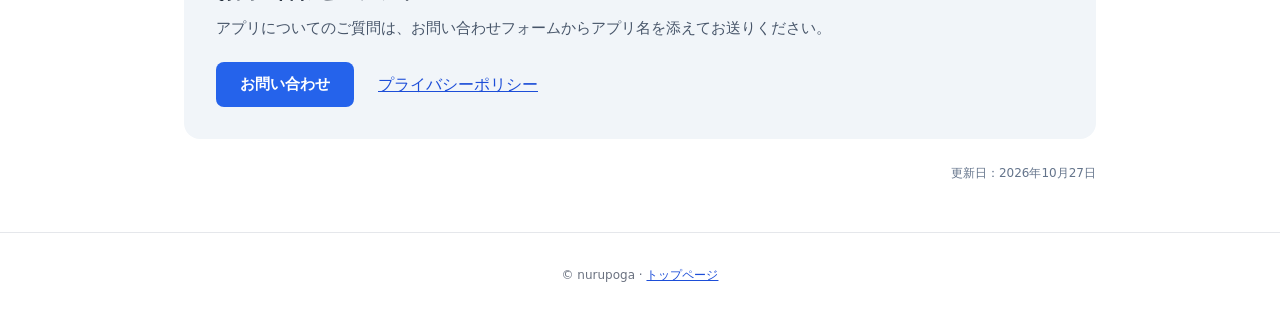
<file: mac-apps/index.html>
<!DOCTYPE html>
<html lang="ja">
<head>
  <meta charset="UTF-8">
  <meta name="viewport" content="width=device-width, initial-scale=1.0">
  <title>Macアプリ開発 | nurupoga</title>
  <meta name="description" content="nurupogaが開発中のMacアプリ、ClipStash・PDFSlim・PixelDress・FocusVeil・MacVitalをご紹介します。開発状況とお問い合わせ先を掲載しています。">
  <link rel="canonical" href="https://nurupoga.net/mac-apps/">
  <link rel="stylesheet" href="/style.css">
  <link rel="stylesheet" href="/mac-apps/apps.css">
</head>
<body class="apps-page">
  <a class="apps-skip-link" href="#main">本文へ移動</a>
  <header class="header">
    <div class="header-inner">
      <a href="/" class="header-logo">nurupoga</a>
      <nav aria-label="メインナビゲーション"><ul class="header-nav">
        <li><a href="/#works">制作実績</a></li>
        <li><a href="/#contact">お問い合わせ</a></li>
      </ul></nav>
    </div>
  </header>
  <main id="main" class="apps-main">
    <div class="apps-intro">
      <span class="hero-label">Mac Apps / In Development</span>
      <h1>日々の作業に、<br>小さな便利を。</h1>
      <p class="apps-lead">コピー、資料づくり、画像の仕上げ、集中する時間。<br>Macでの作業を支える5つのアプリを開発しています。</p>
      <div class="apps-development-note"><strong>現在の開発状況</strong><p>5本とも開発・動作検証中です。一般配布はまだ開始していません。掲載している機能や画面構成は、公開までに変更する場合があります。</p></div>
      <nav class="apps-jump-links" aria-label="アプリ一覧"><a href="#clipstash">ClipStash</a><a href="#pdfslim">PDFSlim</a><a href="#pixeldress">PixelDress</a><a href="#focusveil">FocusVeil</a><a href="#macvital">MacVital</a></nav>
    </div>
    <section id="clipstash" class="app-detail" aria-labelledby="clipstash-title">
      <div class="app-detail-heading">
        <img src="/mac-apps/images/clipstash.png" alt="" width="80" height="80" loading="lazy">
        <div><span class="mac-app-status work-status">開発中・動作検証中</span><h2 id="clipstash-title">ClipStash</h2></div>
      </div>
      <p class="app-tagline">コピーした情報を、もう一度。</p>
      <p>コピーした内容をあとから探して使うための、メニューバー常駐型のクリップボード履歴アプリを開発しています。</p>
      <h3>開発している機能</h3>
      <ul class="app-features">
            <li>コピー履歴の保存と検索</li>
            <li>よく使う項目のピン留め</li>
            <li>履歴の保持期間と除外アプリの設定</li>
      </ul>
      <p class="app-release-note">一般配布はまだ開始していません。公開時にこのページでご案内します。</p>
      <a class="work-link" href="/#contact">ClipStashについて問い合わせる →</a>
    </section>
    <section id="pdfslim" class="app-detail" aria-labelledby="pdfslim-title">
      <div class="app-detail-heading">
        <img src="/mac-apps/images/pdfslim.png" alt="" width="80" height="80" loading="lazy">
        <div><span class="mac-app-status work-status">開発中・動作検証中</span><h2 id="pdfslim-title">PDFSlim</h2></div>
      </div>
      <p class="app-tagline">PDFを、扱いやすいサイズに。</p>
      <p>メール添付や資料共有の前に使える、PDF・画像の圧縮と変換のためのアプリを開発しています。</p>
      <h3>開発している機能</h3>
      <ul class="app-features">
            <li>PDFと画像の圧縮</li>
            <li>画像をまとめてPDFに変換</li>
            <li>圧縮品質と保存先の指定</li>
      </ul>
      <p class="app-release-note">一般配布はまだ開始していません。公開時にこのページでご案内します。</p>
      <a class="work-link" href="/#contact">PDFSlimについて問い合わせる →</a>
    </section>
    <section id="pixeldress" class="app-detail" aria-labelledby="pixeldress-title">
      <div class="app-detail-heading">
        <img src="/mac-apps/images/pixeldress.png" alt="" width="80" height="80" loading="lazy">
        <div><span class="mac-app-status work-status">開発中・動作検証中</span><h2 id="pixeldress-title">PixelDress</h2></div>
      </div>
      <p class="app-tagline">スクリーンショットに、ひと工夫。</p>
      <p>説明資料や制作物の紹介に使うスクリーンショットを、プレビューを見ながら整えるアプリを開発しています。</p>
      <h3>開発している機能</h3>
      <ul class="app-features">
            <li>背景・角丸・影・余白の調整</li>
            <li>デバイスフレームとスタイルの選択</li>
            <li>PNG・JPEGでの書き出し</li>
      </ul>
      <p class="app-release-note">一般配布はまだ開始していません。公開時にこのページでご案内します。</p>
      <a class="work-link" href="/#contact">PixelDressについて問い合わせる →</a>
    </section>
    <section id="focusveil" class="app-detail" aria-labelledby="focusveil-title">
      <div class="app-detail-heading">
        <img src="/mac-apps/images/focusveil.png" alt="" width="80" height="80" loading="lazy">
        <div><span class="mac-app-status work-status">開発中・動作検証中</span><h2 id="focusveil-title">FocusVeil</h2></div>
      </div>
      <p class="app-tagline">作業と休憩に、心地よい区切りを。</p>
      <p>メニューバーからタイマーを操作し、作業と休憩のリズムをつくるアプリを開発しています。画面の暗転や作業記録も含めて動作を検証中です。</p>
      <h3>開発している機能</h3>
      <ul class="app-features">
            <li>作業・短い休憩・長い休憩のタイマー</li>
            <li>メニューバーからのタイマー操作</li>
            <li>作業時間と暗転の設定</li>
      </ul>
      <p class="app-release-note">一般配布はまだ開始していません。公開時にこのページでご案内します。</p>
      <a class="work-link" href="/#contact">FocusVeilについて問い合わせる →</a>
    </section>
    <section id="macvital" class="app-detail" aria-labelledby="macvital-title">
      <div class="app-detail-heading">
        <img src="/mac-apps/images/macvital.png" alt="" width="80" height="80" loading="lazy">
        <div><span class="mac-app-status work-status">開発中・動作検証中</span><h2 id="macvital-title">MacVital</h2></div>
      </div>
      <p class="app-tagline">使っているMacを、もっと知る。</p>
      <p>Macの状態を確認するためのユーティリティを開発しています。機種やmacOSの制限によって取得できる情報が異なるため、対応範囲と機能構成を検証しています。</p>
      <h3>開発している機能</h3>
      <ul class="app-features">
            <li>取得可能なバッテリー情報の表示</li>
            <li>ストレージの使用容量の確認</li>
            <li>関連するシステム設定への案内</li>
      </ul>
      <p class="app-release-note">一般配布はまだ開始していません。公開時にこのページでご案内します。</p>
      <a class="work-link" href="/#contact">MacVitalについて問い合わせる →</a>
    </section>
    <section class="apps-support" aria-labelledby="support-title">
      <h2 id="support-title">お問い合わせ・プライバシー</h2>
      <p>アプリについてのご質問は、お問い合わせフォームからアプリ名を添えてお送りください。</p>
      <div class="apps-support-links"><a class="contact-link" href="/#contact">お問い合わせ</a><a href="/mac-apps/privacy-policy.html">プライバシーポリシー</a></div>
    </section>
    <p class="apps-updated">更新日：<time datetime="2026-10-27">2026年10月27日</time></p>
  </main>
  <footer class="footer">&copy; nurupoga · <a href="/">トップページ</a></footer>
</body>
</html>
</file>
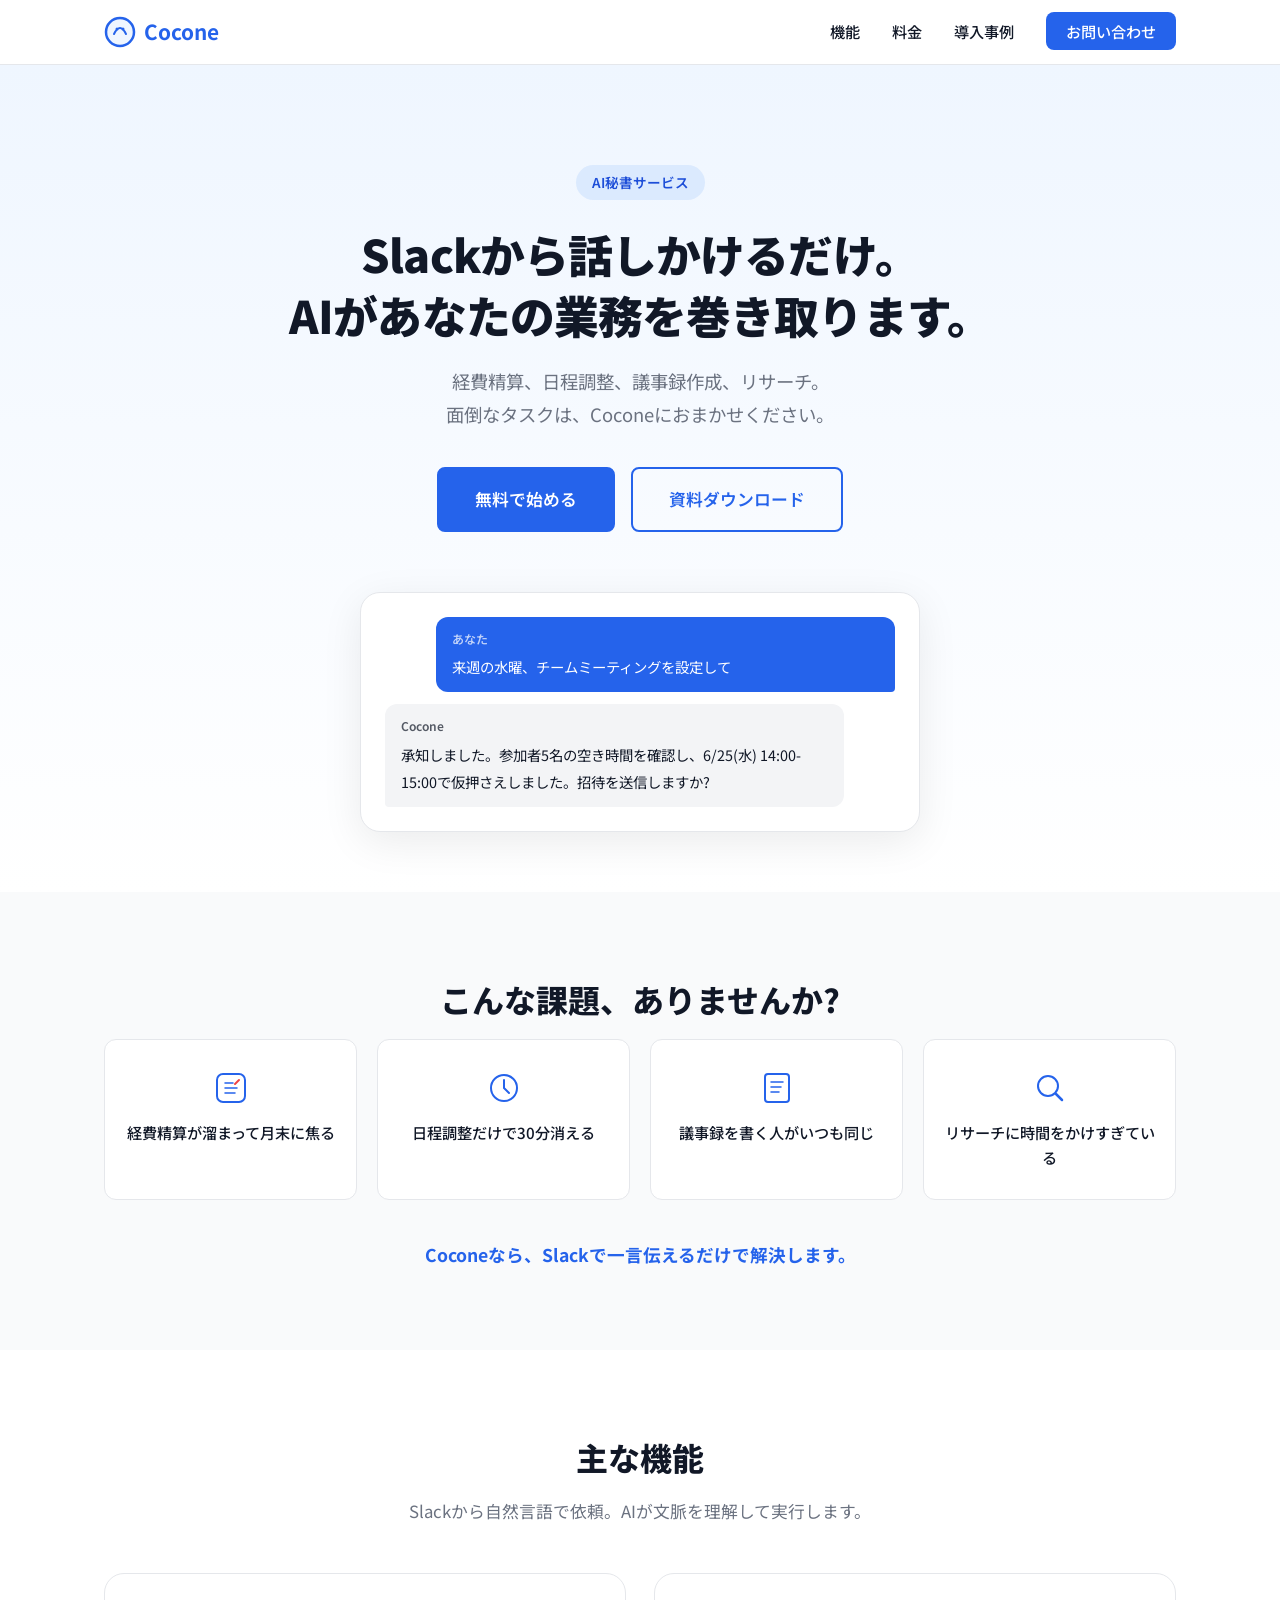
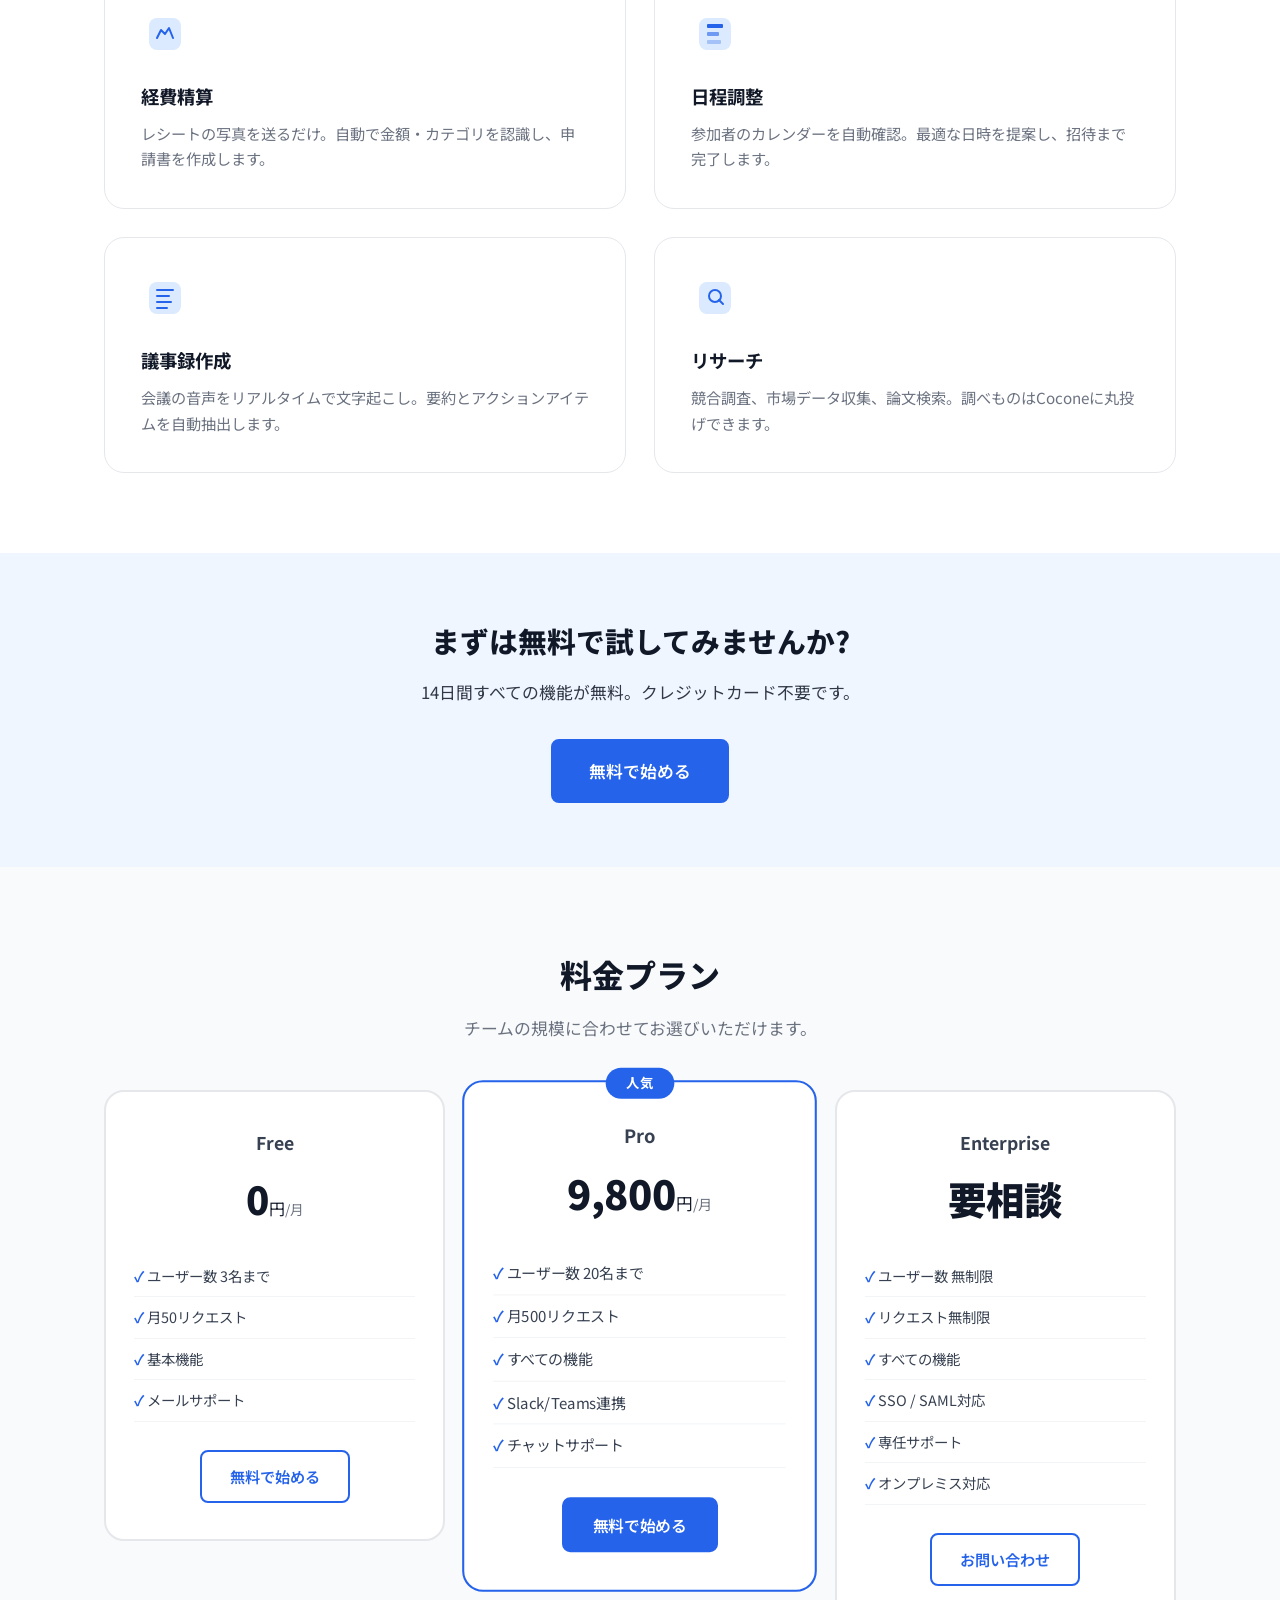
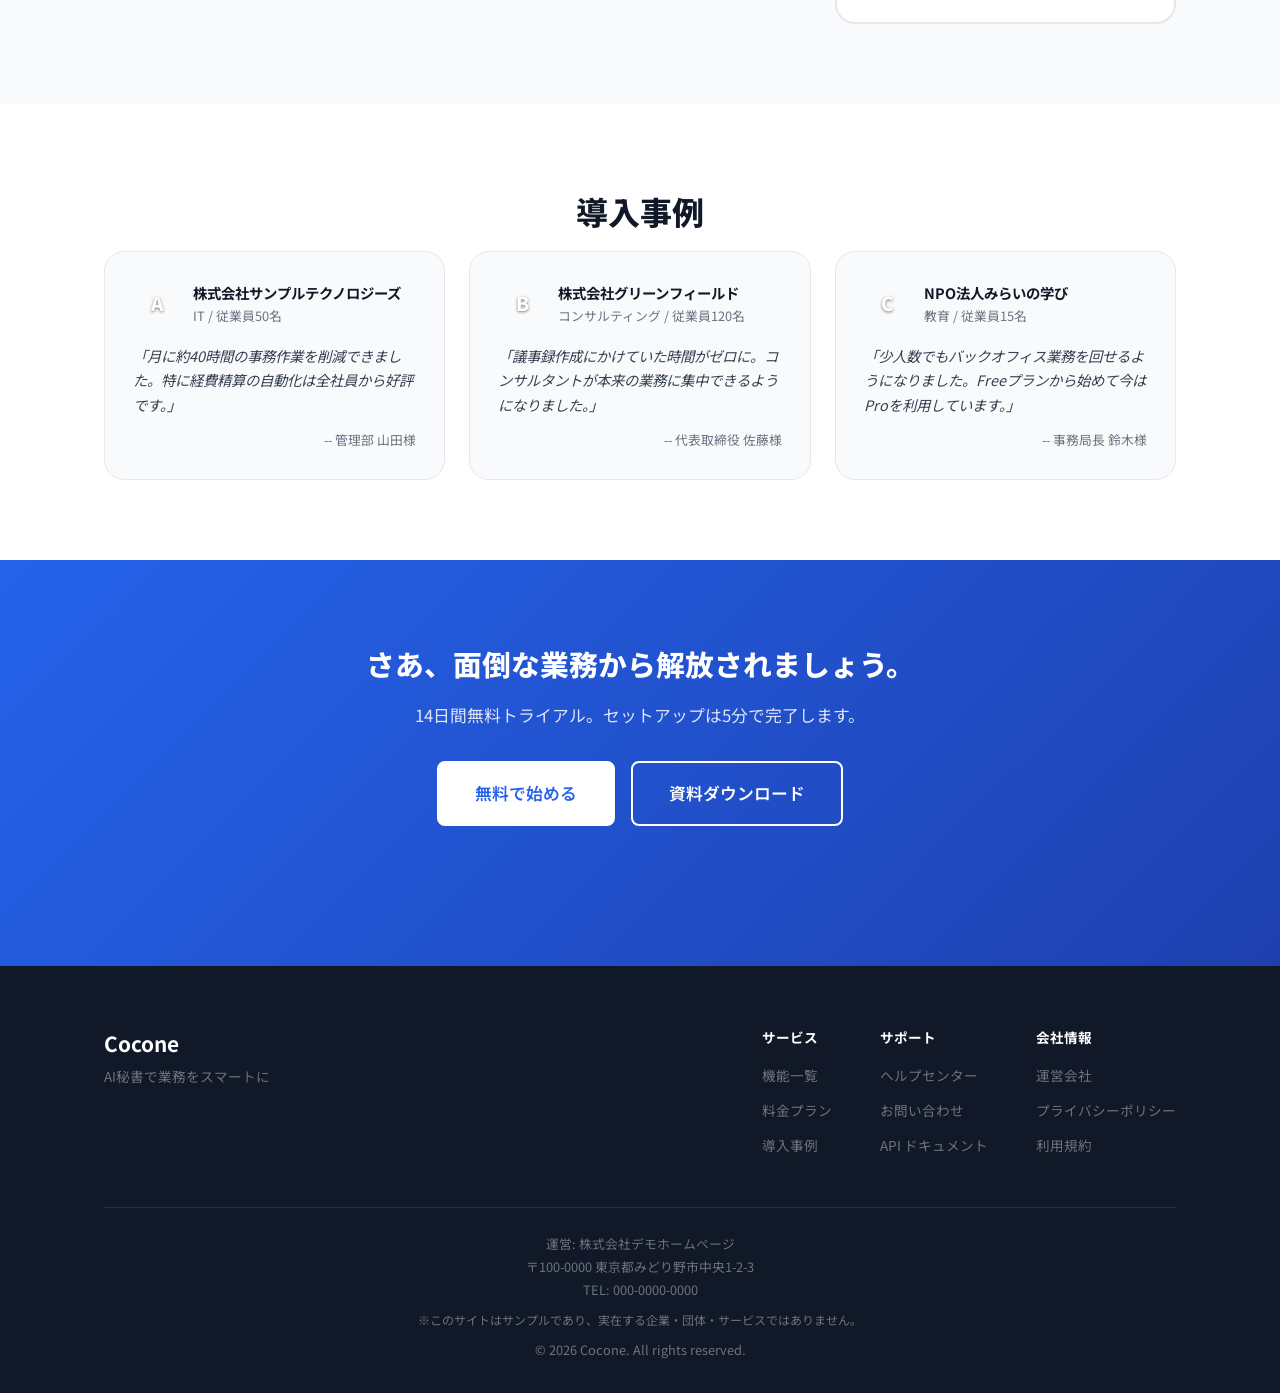
<file: samples/cocone/index.html>
<!DOCTYPE html>
<html lang="ja">
<head>
  <meta charset="UTF-8">
  <meta name="viewport" content="width=device-width, initial-scale=1.0">
  <title>Cocone - AIであなたの業務をもっとスマートに</title>
  <link rel="stylesheet" href="style.css">
  <link rel="preconnect" href="https://fonts.googleapis.com">
  <link rel="preconnect" href="https://fonts.gstatic.com" crossorigin>
  <link href="https://fonts.googleapis.com/css2?family=Noto+Sans+JP:wght@400;500;700;900&display=swap" rel="stylesheet">
</head>
<body>
  <header class="header">
    <div class="header-inner">
      <a href="https://nurupoga.net" class="logo">
        <span class="logo-icon">
          <svg width="32" height="32" viewBox="0 0 32 32" fill="none" aria-hidden="true">
            <circle cx="16" cy="16" r="14" stroke="#2563eb" stroke-width="2.5" fill="#eff6ff"/>
            <path d="M10 18c2-4 4-6 6-6s4 2 6 6" stroke="#2563eb" stroke-width="2" stroke-linecap="round"/>
            <circle cx="13" cy="13" r="1.5" fill="#2563eb"/>
            <circle cx="19" cy="13" r="1.5" fill="#2563eb"/>
          </svg>
        </span>
        Cocone
      </a>
      <nav class="nav" aria-label="メインナビゲーション">
        <ul class="nav-list">
          <li><a href="#features">機能</a></li>
          <li><a href="#pricing">料金</a></li>
          <li><a href="#cases">導入事例</a></li>
          <li><a href="https://nurupoga.net" class="nav-cta">お問い合わせ</a></li>
        </ul>
        <button class="hamburger" aria-label="メニューを開く" aria-expanded="false">
          <span></span><span></span><span></span>
        </button>
      </nav>
    </div>
  </header>

  <main>
    <!-- Hero -->
    <section class="hero">
      <div class="hero-inner">
        <p class="hero-badge">AI秘書サービス</p>
        <h1 class="hero-title">Slackから話しかけるだけ。<br>AIがあなたの業務を巻き取ります。</h1>
        <p class="hero-sub">経費精算、日程調整、議事録作成、リサーチ。<br class="sp-hide">面倒なタスクは、Coconeにおまかせください。</p>
        <div class="hero-cta">
          <a href="https://nurupoga.net" class="btn btn-primary btn-lg">無料で始める</a>
          <a href="https://nurupoga.net" class="btn btn-outline btn-lg">資料ダウンロード</a>
        </div>
        <div class="hero-visual" aria-hidden="true">
          <div class="chat-demo">
            <div class="chat-bubble user-bubble">
              <span class="chat-name">あなた</span>
              <span class="chat-text">来週の水曜、チームミーティングを設定して</span>
            </div>
            <div class="chat-bubble ai-bubble">
              <span class="chat-name">Cocone</span>
              <span class="chat-text">承知しました。参加者5名の空き時間を確認し、6/25(水) 14:00-15:00で仮押さえしました。招待を送信しますか?</span>
            </div>
          </div>
        </div>
      </div>
    </section>

    <!-- Problem -->
    <section class="section section-gray">
      <div class="container">
        <h2 class="section-title">こんな課題、ありませんか?</h2>
        <div class="problem-grid">
          <div class="problem-card">
            <div class="problem-icon" aria-hidden="true">
              <svg width="40" height="40" viewBox="0 0 40 40" fill="none"><rect x="6" y="6" width="28" height="28" rx="6" stroke="#2563eb" stroke-width="2"/><path d="M14 20h12M14 15h8M14 25h10" stroke="#2563eb" stroke-width="1.5" stroke-linecap="round"/><path d="M28 12l-4 4" stroke="#ef4444" stroke-width="2" stroke-linecap="round"/></svg>
            </div>
            <p>経費精算が溜まって月末に焦る</p>
          </div>
          <div class="problem-card">
            <div class="problem-icon" aria-hidden="true">
              <svg width="40" height="40" viewBox="0 0 40 40" fill="none"><circle cx="20" cy="20" r="13" stroke="#2563eb" stroke-width="2"/><path d="M20 12v8l5 5" stroke="#2563eb" stroke-width="2" stroke-linecap="round" stroke-linejoin="round"/></svg>
            </div>
            <p>日程調整だけで30分消える</p>
          </div>
          <div class="problem-card">
            <div class="problem-icon" aria-hidden="true">
              <svg width="40" height="40" viewBox="0 0 40 40" fill="none"><rect x="8" y="6" width="24" height="28" rx="3" stroke="#2563eb" stroke-width="2"/><path d="M14 14h12M14 19h10M14 24h8" stroke="#2563eb" stroke-width="1.5" stroke-linecap="round"/></svg>
            </div>
            <p>議事録を書く人がいつも同じ</p>
          </div>
          <div class="problem-card">
            <div class="problem-icon" aria-hidden="true">
              <svg width="40" height="40" viewBox="0 0 40 40" fill="none"><circle cx="18" cy="18" r="10" stroke="#2563eb" stroke-width="2"/><path d="M26 26l6 6" stroke="#2563eb" stroke-width="2.5" stroke-linecap="round"/></svg>
            </div>
            <p>リサーチに時間をかけすぎている</p>
          </div>
        </div>
        <p class="problem-answer">Coconeなら、Slackで一言伝えるだけで解決します。</p>
      </div>
    </section>

    <!-- Features -->
    <section class="section" id="features">
      <div class="container">
        <h2 class="section-title">主な機能</h2>
        <p class="section-sub">Slackから自然言語で依頼。AIが文脈を理解して実行します。</p>
        <div class="feature-grid">
          <div class="feature-card">
            <div class="feature-icon" aria-hidden="true">
              <svg width="48" height="48" viewBox="0 0 48 48" fill="none"><rect x="8" y="8" width="32" height="32" rx="8" fill="#dbeafe"/><path d="M16 28l4-8 4 4 4-6 4 10" stroke="#2563eb" stroke-width="2" stroke-linecap="round" stroke-linejoin="round"/></svg>
            </div>
            <h3>経費精算</h3>
            <p>レシートの写真を送るだけ。自動で金額・カテゴリを認識し、申請書を作成します。</p>
          </div>
          <div class="feature-card">
            <div class="feature-icon" aria-hidden="true">
              <svg width="48" height="48" viewBox="0 0 48 48" fill="none"><rect x="8" y="8" width="32" height="32" rx="8" fill="#dbeafe"/><rect x="16" y="14" width="16" height="4" rx="1" fill="#2563eb"/><rect x="16" y="22" width="12" height="4" rx="1" fill="#2563eb" opacity="0.6"/><rect x="16" y="30" width="14" height="4" rx="1" fill="#2563eb" opacity="0.3"/></svg>
            </div>
            <h3>日程調整</h3>
            <p>参加者のカレンダーを自動確認。最適な日時を提案し、招待まで完了します。</p>
          </div>
          <div class="feature-card">
            <div class="feature-icon" aria-hidden="true">
              <svg width="48" height="48" viewBox="0 0 48 48" fill="none"><rect x="8" y="8" width="32" height="32" rx="8" fill="#dbeafe"/><path d="M16 16h16M16 22h12M16 28h14M16 34h10" stroke="#2563eb" stroke-width="2" stroke-linecap="round"/></svg>
            </div>
            <h3>議事録作成</h3>
            <p>会議の音声をリアルタイムで文字起こし。要約とアクションアイテムを自動抽出します。</p>
          </div>
          <div class="feature-card">
            <div class="feature-icon" aria-hidden="true">
              <svg width="48" height="48" viewBox="0 0 48 48" fill="none"><rect x="8" y="8" width="32" height="32" rx="8" fill="#dbeafe"/><circle cx="24" cy="22" r="6" stroke="#2563eb" stroke-width="2" fill="none"/><path d="M28 26l4 4" stroke="#2563eb" stroke-width="2" stroke-linecap="round"/></svg>
            </div>
            <h3>リサーチ</h3>
            <p>競合調査、市場データ収集、論文検索。調べものはCoconeに丸投げできます。</p>
          </div>
        </div>
      </div>
    </section>

    <!-- Mid CTA -->
    <section class="section section-cta">
      <div class="container center">
        <h2 class="cta-title">まずは無料で試してみませんか?</h2>
        <p class="cta-sub">14日間すべての機能が無料。クレジットカード不要です。</p>
        <a href="https://nurupoga.net" class="btn btn-primary btn-lg">無料で始める</a>
      </div>
    </section>

    <!-- Pricing -->
    <section class="section section-gray" id="pricing">
      <div class="container">
        <h2 class="section-title">料金プラン</h2>
        <p class="section-sub">チームの規模に合わせてお選びいただけます。</p>
        <div class="pricing-grid">
          <div class="pricing-card">
            <h3 class="pricing-name">Free</h3>
            <p class="pricing-price"><span class="price-num">0</span>円<span class="price-unit">/月</span></p>
            <ul class="pricing-features">
              <li>ユーザー数 3名まで</li>
              <li>月50リクエスト</li>
              <li>基本機能</li>
              <li>メールサポート</li>
            </ul>
            <a href="https://nurupoga.net" class="btn btn-outline">無料で始める</a>
          </div>
          <div class="pricing-card pricing-popular">
            <div class="popular-badge">人気</div>
            <h3 class="pricing-name">Pro</h3>
            <p class="pricing-price"><span class="price-num">9,800</span>円<span class="price-unit">/月</span></p>
            <ul class="pricing-features">
              <li>ユーザー数 20名まで</li>
              <li>月500リクエスト</li>
              <li>すべての機能</li>
              <li>Slack/Teams連携</li>
              <li>チャットサポート</li>
            </ul>
            <a href="https://nurupoga.net" class="btn btn-primary">無料で始める</a>
          </div>
          <div class="pricing-card">
            <h3 class="pricing-name">Enterprise</h3>
            <p class="pricing-price"><span class="price-num">要相談</span></p>
            <ul class="pricing-features">
              <li>ユーザー数 無制限</li>
              <li>リクエスト無制限</li>
              <li>すべての機能</li>
              <li>SSO / SAML対応</li>
              <li>専任サポート</li>
              <li>オンプレミス対応</li>
            </ul>
            <a href="https://nurupoga.net" class="btn btn-outline">お問い合わせ</a>
          </div>
        </div>
      </div>
    </section>

    <!-- Cases -->
    <section class="section" id="cases">
      <div class="container">
        <h2 class="section-title">導入事例</h2>
        <div class="case-grid">
          <div class="case-card">
            <div class="case-company">
              <div class="case-logo" aria-hidden="true" style="background: url('https://images.unsplash.com/photo-1497366216548-37526070297c?w=96&h=96&fit=crop') center/cover;">A</div>
              <div>
                <p class="case-name">株式会社サンプルテクノロジーズ</p>
                <p class="case-industry">IT / 従業員50名</p>
              </div>
            </div>
            <blockquote class="case-quote">
              「月に約40時間の事務作業を削減できました。特に経費精算の自動化は全社員から好評です。」
            </blockquote>
            <p class="case-person">-- 管理部 山田様</p>
          </div>
          <div class="case-card">
            <div class="case-company">
              <div class="case-logo" aria-hidden="true" style="background: url('https://images.unsplash.com/photo-1504384308090-c894fdcc538d?w=96&h=96&fit=crop') center/cover;">B</div>
              <div>
                <p class="case-name">株式会社グリーンフィールド</p>
                <p class="case-industry">コンサルティング / 従業員120名</p>
              </div>
            </div>
            <blockquote class="case-quote">
              「議事録作成にかけていた時間がゼロに。コンサルタントが本来の業務に集中できるようになりました。」
            </blockquote>
            <p class="case-person">-- 代表取締役 佐藤様</p>
          </div>
          <div class="case-card">
            <div class="case-company">
              <div class="case-logo" aria-hidden="true" style="background: url('https://images.unsplash.com/photo-1572442388796-11668a67e53d?w=96&h=96&fit=crop') center/cover;">C</div>
              <div>
                <p class="case-name">NPO法人みらいの学び</p>
                <p class="case-industry">教育 / 従業員15名</p>
              </div>
            </div>
            <blockquote class="case-quote">
              「少人数でもバックオフィス業務を回せるようになりました。Freeプランから始めて今はProを利用しています。」
            </blockquote>
            <p class="case-person">-- 事務局長 鈴木様</p>
          </div>
        </div>
      </div>
    </section>

    <!-- Bottom CTA -->
    <section class="section section-cta-bottom">
      <div class="container center">
        <h2 class="cta-title">さあ、面倒な業務から解放されましょう。</h2>
        <p class="cta-sub">14日間無料トライアル。セットアップは5分で完了します。</p>
        <div class="hero-cta">
          <a href="https://nurupoga.net" class="btn btn-white btn-lg">無料で始める</a>
          <a href="https://nurupoga.net" class="btn btn-outline-white btn-lg">資料ダウンロード</a>
        </div>
      </div>
    </section>
  </main>

  <footer class="footer">
    <div class="container">
      <div class="footer-inner">
        <div class="footer-brand">
          <p class="footer-logo">Cocone</p>
          <p class="footer-tagline">AI秘書で業務をスマートに</p>
        </div>
        <div class="footer-links">
          <div class="footer-col">
            <h4>サービス</h4>
            <ul>
              <li><a href="https://nurupoga.net">機能一覧</a></li>
              <li><a href="https://nurupoga.net">料金プラン</a></li>
              <li><a href="https://nurupoga.net">導入事例</a></li>
            </ul>
          </div>
          <div class="footer-col">
            <h4>サポート</h4>
            <ul>
              <li><a href="https://nurupoga.net">ヘルプセンター</a></li>
              <li><a href="https://nurupoga.net">お問い合わせ</a></li>
              <li><a href="https://nurupoga.net">API ドキュメント</a></li>
            </ul>
          </div>
          <div class="footer-col">
            <h4>会社情報</h4>
            <ul>
              <li><a href="https://nurupoga.net">運営会社</a></li>
              <li><a href="https://nurupoga.net">プライバシーポリシー</a></li>
              <li><a href="https://nurupoga.net">利用規約</a></li>
            </ul>
          </div>
        </div>
      </div>
      <div class="footer-bottom">
        <p>運営: 株式会社デモホームページ</p>
        <p>〒100-0000 東京都みどり野市中央1-2-3</p>
        <p>TEL: 000-0000-0000</p>
        <p class="footer-note">※このサイトはサンプルであり、実在する企業・団体・サービスではありません。</p>
        <p class="footer-copy">&copy; 2026 Cocone. All rights reserved.</p>
      </div>
    </div>
  </footer>

  <script>
    // Mobile menu toggle
    const hamburger = document.querySelector('.hamburger');
    const navList = document.querySelector('.nav-list');
    hamburger.addEventListener('click', () => {
      const expanded = hamburger.getAttribute('aria-expanded') === 'true';
      hamburger.setAttribute('aria-expanded', !expanded);
      navList.classList.toggle('open');
      hamburger.classList.toggle('open');
    });
  </script>
</body>
</html>
</file>
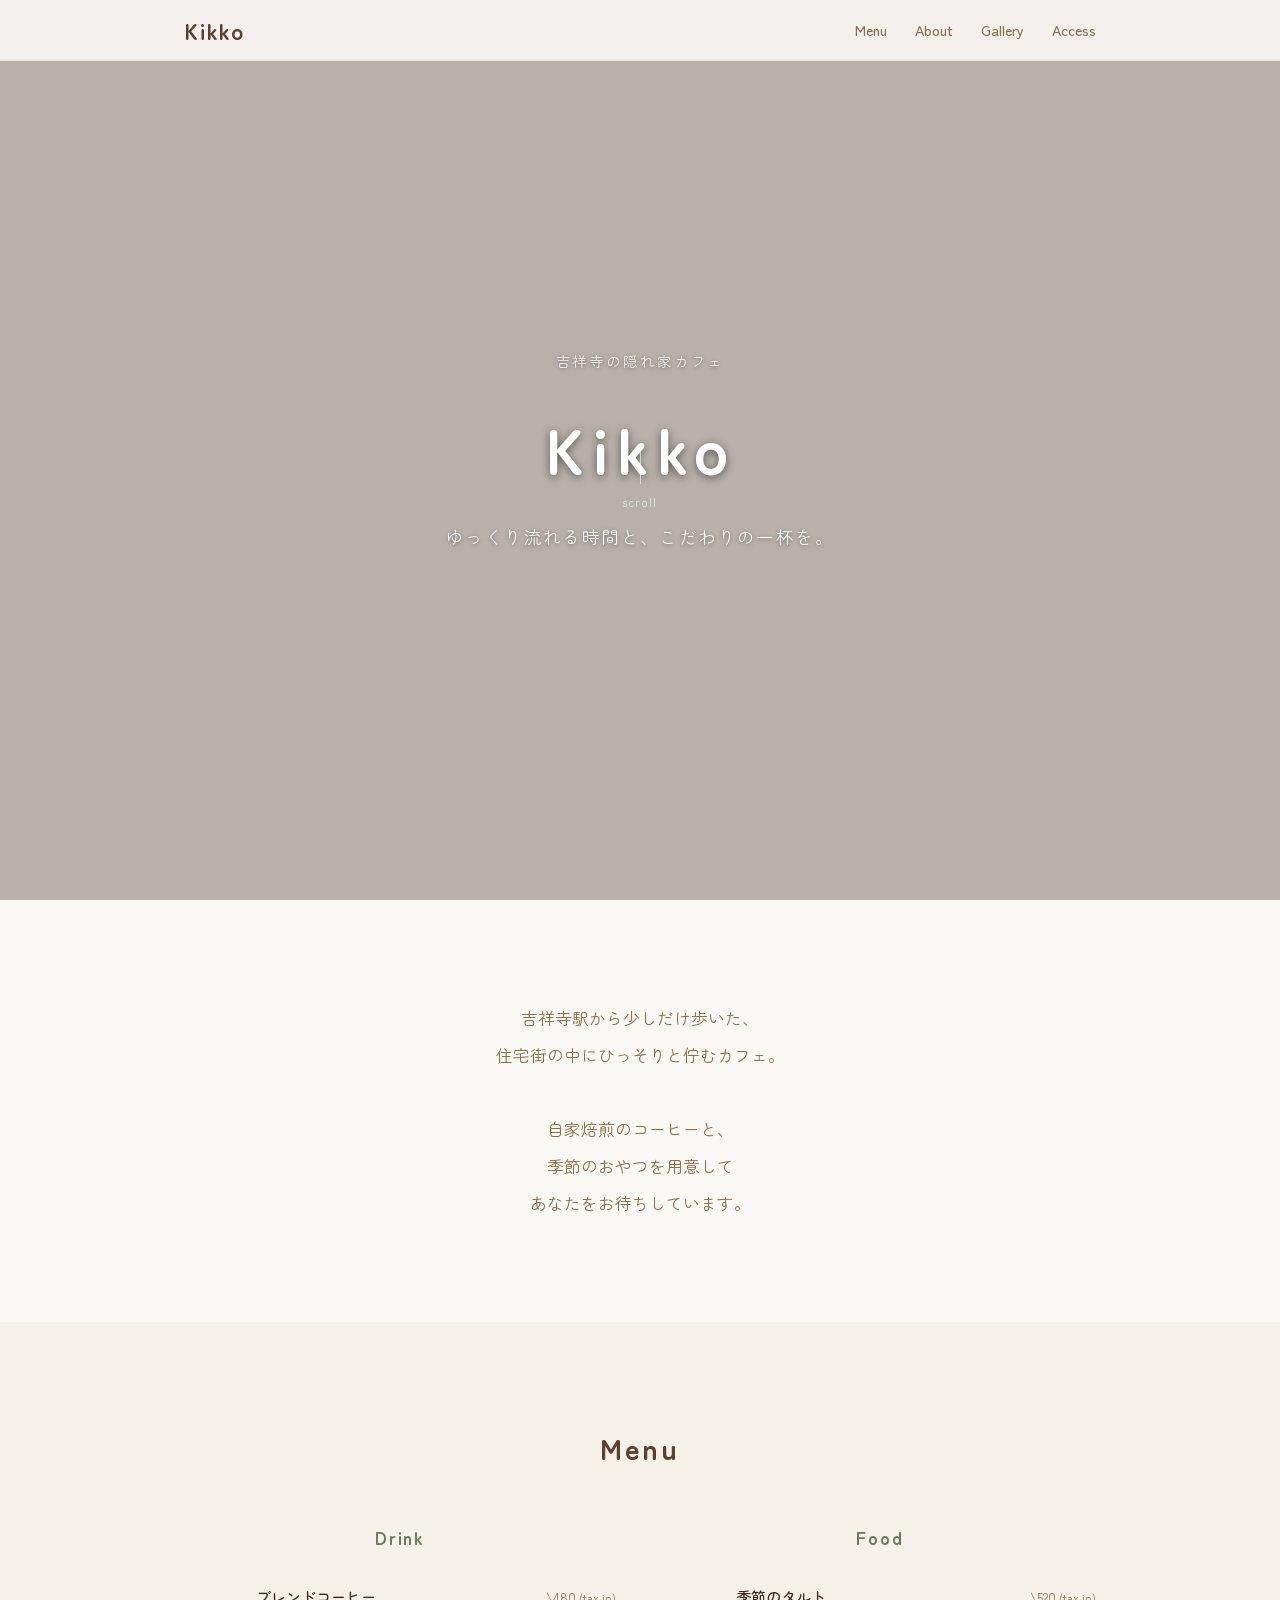
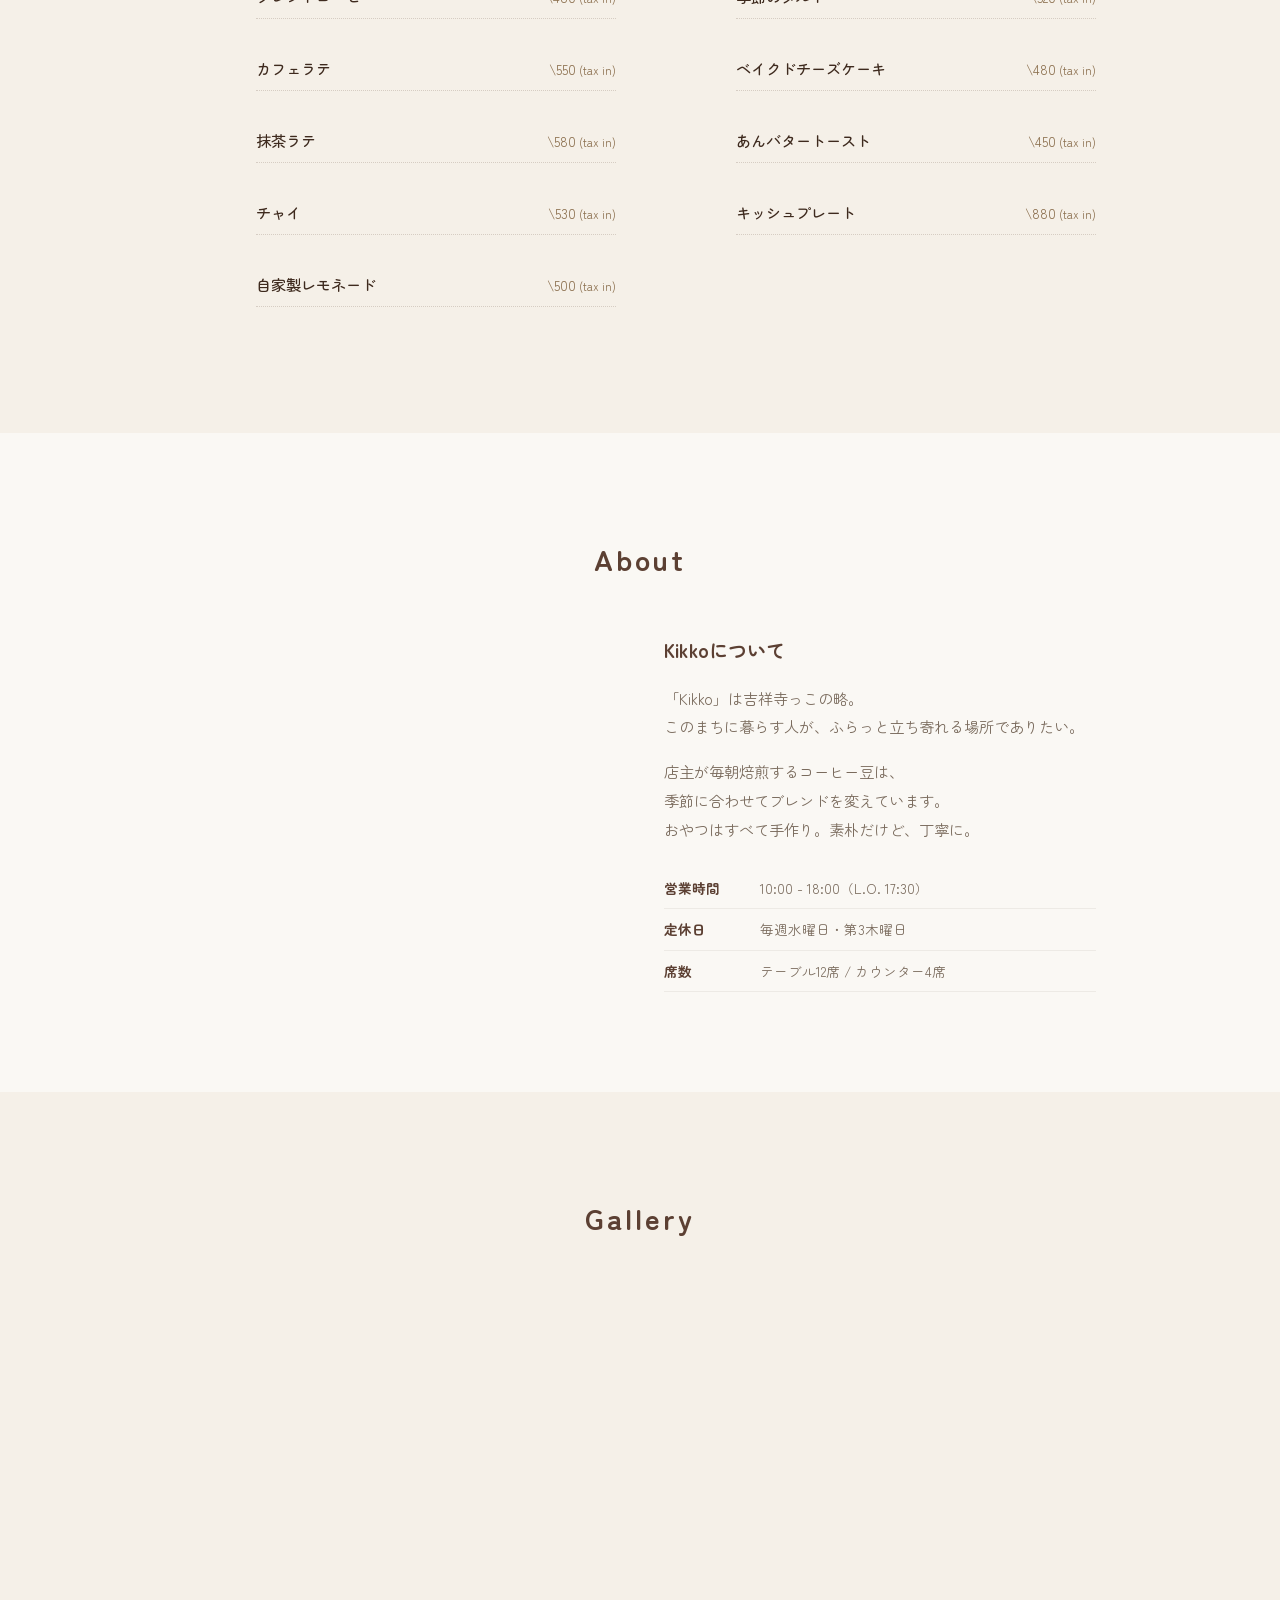
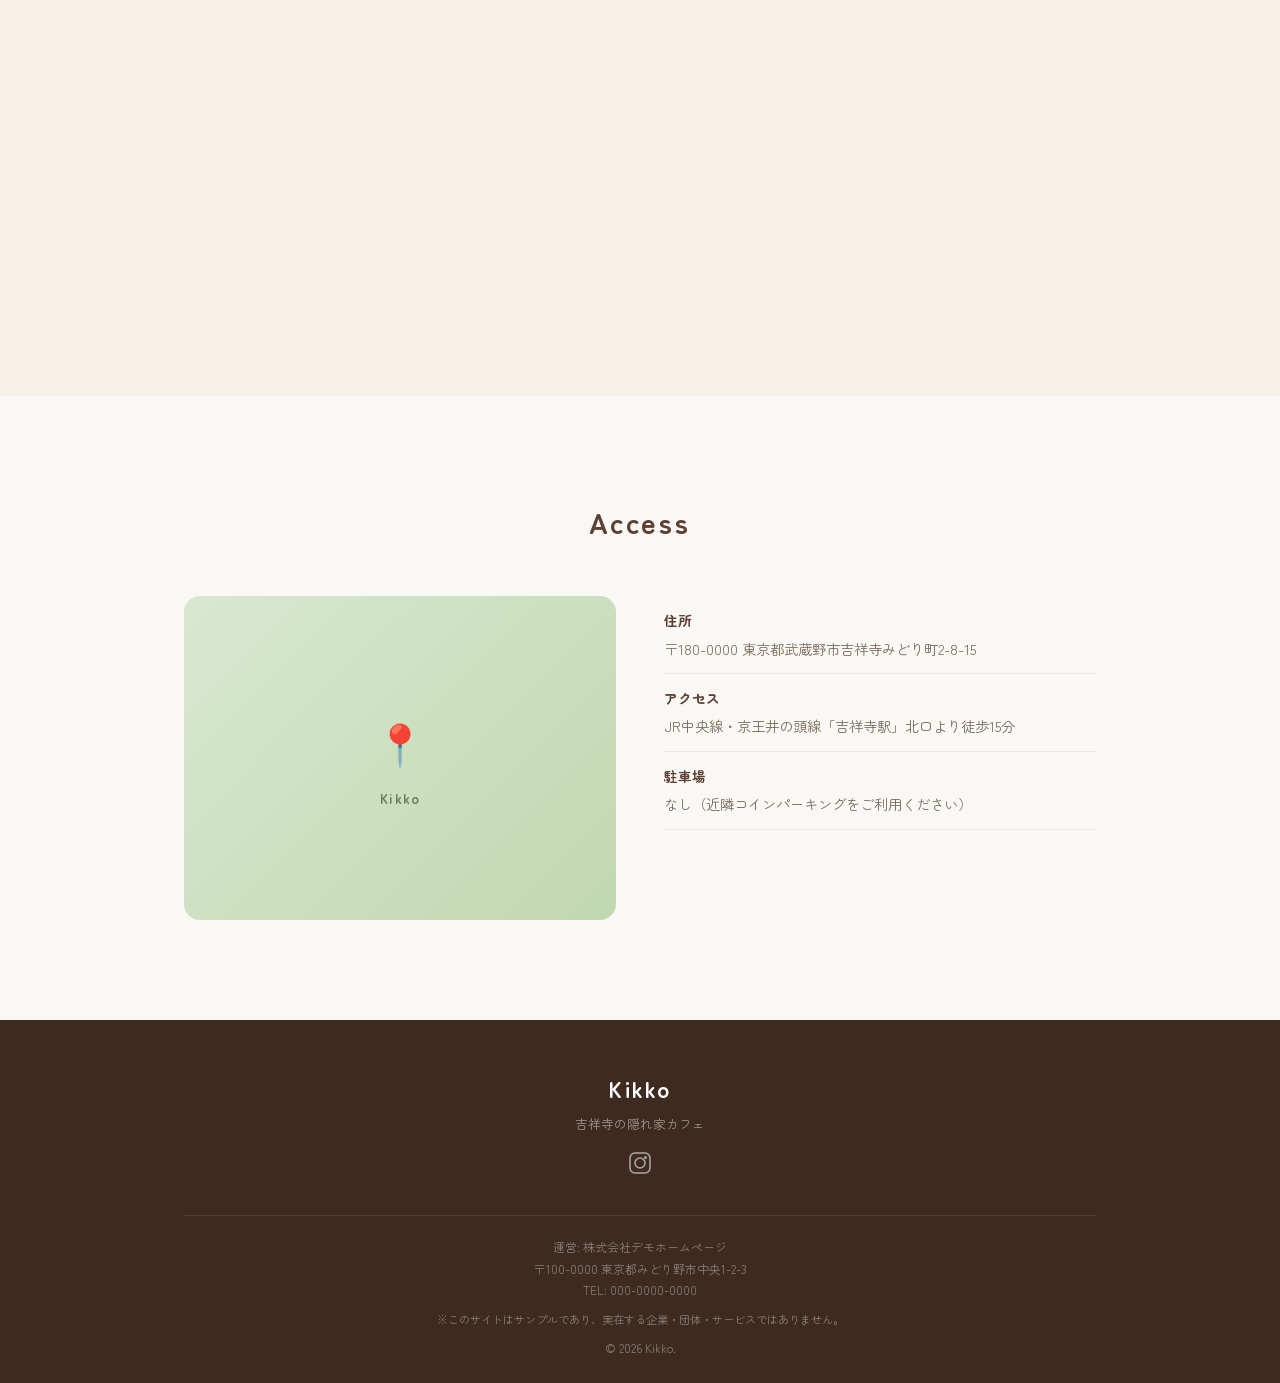
<file: samples/kikko/index.html>
<!DOCTYPE html>
<html lang="ja">
<head>
  <meta charset="UTF-8">
  <meta name="viewport" content="width=device-width, initial-scale=1.0">
  <title>Kikko - 吉祥寺の隠れ家カフェ</title>
  <link rel="stylesheet" href="style.css">
  <link rel="preconnect" href="https://fonts.googleapis.com">
  <link rel="preconnect" href="https://fonts.gstatic.com" crossorigin>
  <link href="https://fonts.googleapis.com/css2?family=Zen+Maru+Gothic:wght@400;500;700&display=swap" rel="stylesheet">
</head>
<body>
  <header class="header">
    <div class="header-inner">
      <a href="https://nurupoga.net" class="logo">Kikko</a>
      <nav class="nav" aria-label="メインナビゲーション">
        <ul class="nav-list">
          <li><a href="#menu">Menu</a></li>
          <li><a href="#about">About</a></li>
          <li><a href="#gallery">Gallery</a></li>
          <li><a href="#access">Access</a></li>
        </ul>
        <button class="hamburger" aria-label="メニューを開く" aria-expanded="false">
          <span></span><span></span><span></span>
        </button>
      </nav>
    </div>
  </header>

  <main>
    <!-- Hero -->
    <section class="hero">
      <div class="hero-bg" aria-hidden="true"></div>
      <div class="hero-content fade-in">
        <p class="hero-sub-top">吉祥寺の隠れ家カフェ</p>
        <h1 class="hero-title">Kikko</h1>
        <p class="hero-sub">ゆっくり流れる時間と、こだわりの一杯を。</p>
        <div class="hero-scroll" aria-hidden="true">
          <span class="scroll-line"></span>
          <span class="scroll-text">scroll</span>
        </div>
      </div>
    </section>

    <!-- Concept -->
    <section class="section">
      <div class="container">
        <div class="concept fade-in">
          <p class="concept-text">
            吉祥寺駅から少しだけ歩いた、<br>
            住宅街の中にひっそりと佇むカフェ。<br><br>
            自家焙煎のコーヒーと、<br>
            季節のおやつを用意して<br>
            あなたをお待ちしています。
          </p>
        </div>
      </div>
    </section>

    <!-- Menu -->
    <section class="section section-beige" id="menu">
      <div class="container">
        <h2 class="section-title fade-in">Menu</h2>
        <div class="menu-grid">
          <div class="menu-category fade-in">
            <h3 class="menu-cat-title">Drink</h3>
            <div class="menu-items">
              <div class="menu-item">
                <div class="menu-item-visual drink-1" aria-hidden="true"></div>
                <div class="menu-item-info">
                  <span class="menu-item-name">ブレンドコーヒー</span>
                  <span class="menu-item-price">480</span>
                </div>
              </div>
              <div class="menu-item">
                <div class="menu-item-visual drink-2" aria-hidden="true"></div>
                <div class="menu-item-info">
                  <span class="menu-item-name">カフェラテ</span>
                  <span class="menu-item-price">550</span>
                </div>
              </div>
              <div class="menu-item">
                <div class="menu-item-visual drink-3" aria-hidden="true"></div>
                <div class="menu-item-info">
                  <span class="menu-item-name">抹茶ラテ</span>
                  <span class="menu-item-price">580</span>
                </div>
              </div>
              <div class="menu-item">
                <div class="menu-item-visual drink-4" aria-hidden="true"></div>
                <div class="menu-item-info">
                  <span class="menu-item-name">チャイ</span>
                  <span class="menu-item-price">530</span>
                </div>
              </div>
              <div class="menu-item">
                <div class="menu-item-visual drink-5" aria-hidden="true"></div>
                <div class="menu-item-info">
                  <span class="menu-item-name">自家製レモネード</span>
                  <span class="menu-item-price">500</span>
                </div>
              </div>
            </div>
          </div>
          <div class="menu-category fade-in">
            <h3 class="menu-cat-title">Food</h3>
            <div class="menu-items">
              <div class="menu-item">
                <div class="menu-item-visual food-1" aria-hidden="true"></div>
                <div class="menu-item-info">
                  <span class="menu-item-name">季節のタルト</span>
                  <span class="menu-item-price">520</span>
                </div>
              </div>
              <div class="menu-item">
                <div class="menu-item-visual food-2" aria-hidden="true"></div>
                <div class="menu-item-info">
                  <span class="menu-item-name">ベイクドチーズケーキ</span>
                  <span class="menu-item-price">480</span>
                </div>
              </div>
              <div class="menu-item">
                <div class="menu-item-visual food-3" aria-hidden="true"></div>
                <div class="menu-item-info">
                  <span class="menu-item-name">あんバタートースト</span>
                  <span class="menu-item-price">450</span>
                </div>
              </div>
              <div class="menu-item">
                <div class="menu-item-visual food-4" aria-hidden="true"></div>
                <div class="menu-item-info">
                  <span class="menu-item-name">キッシュプレート</span>
                  <span class="menu-item-price">880</span>
                </div>
              </div>
            </div>
          </div>
        </div>
      </div>
    </section>

    <!-- About -->
    <section class="section" id="about">
      <div class="container">
        <h2 class="section-title fade-in">About</h2>
        <div class="about-grid fade-in">
          <div class="about-visual" aria-hidden="true">
            <div class="about-img"></div>
          </div>
          <div class="about-text">
            <h3>Kikkoについて</h3>
            <p>
              「Kikko」は吉祥寺っこの略。<br>
              このまちに暮らす人が、ふらっと立ち寄れる場所でありたい。
            </p>
            <p>
              店主が毎朝焙煎するコーヒー豆は、<br>
              季節に合わせてブレンドを変えています。<br>
              おやつはすべて手作り。素朴だけど、丁寧に。
            </p>
            <dl class="about-info">
              <div class="about-info-item">
                <dt>営業時間</dt>
                <dd>10:00 - 18:00（L.O. 17:30）</dd>
              </div>
              <div class="about-info-item">
                <dt>定休日</dt>
                <dd>毎週水曜日・第3木曜日</dd>
              </div>
              <div class="about-info-item">
                <dt>席数</dt>
                <dd>テーブル12席 / カウンター4席</dd>
              </div>
            </dl>
          </div>
        </div>
      </div>
    </section>

    <!-- Gallery -->
    <section class="section section-beige" id="gallery">
      <div class="container">
        <h2 class="section-title fade-in">Gallery</h2>
        <div class="gallery-grid">
          <div class="gallery-item fade-in" aria-label="店内の様子">
            <div class="gallery-placeholder g1"></div>
          </div>
          <div class="gallery-item fade-in" aria-label="コーヒー">
            <div class="gallery-placeholder g2"></div>
          </div>
          <div class="gallery-item fade-in" aria-label="タルト">
            <div class="gallery-placeholder g3"></div>
          </div>
          <div class="gallery-item fade-in" aria-label="外観">
            <div class="gallery-placeholder g4"></div>
          </div>
          <div class="gallery-item fade-in" aria-label="ラテアート">
            <div class="gallery-placeholder g5"></div>
          </div>
          <div class="gallery-item fade-in" aria-label="植物">
            <div class="gallery-placeholder g6"></div>
          </div>
        </div>
      </div>
    </section>

    <!-- Access -->
    <section class="section" id="access">
      <div class="container">
        <h2 class="section-title fade-in">Access</h2>
        <div class="access-content fade-in">
          <div class="access-map" aria-hidden="true">
            <div class="map-placeholder">
              <div class="map-pin">&#128205;</div>
              <div class="map-label">Kikko</div>
            </div>
          </div>
          <div class="access-info">
            <dl>
              <div class="access-item">
                <dt>住所</dt>
                <dd>〒180-0000 東京都武蔵野市吉祥寺みどり町2-8-15</dd>
              </div>
              <div class="access-item">
                <dt>アクセス</dt>
                <dd>JR中央線・京王井の頭線「吉祥寺駅」北口より徒歩15分</dd>
              </div>
              <div class="access-item">
                <dt>駐車場</dt>
                <dd>なし（近隣コインパーキングをご利用ください）</dd>
              </div>
            </dl>
          </div>
        </div>
      </div>
    </section>
  </main>

  <footer class="footer">
    <div class="container">
      <div class="footer-inner">
        <p class="footer-logo">Kikko</p>
        <p class="footer-tagline">吉祥寺の隠れ家カフェ</p>
        <div class="footer-sns">
          <a href="https://nurupoga.net" aria-label="Instagram">
            <svg width="24" height="24" viewBox="0 0 24 24" fill="none" stroke="currentColor" stroke-width="1.5"><rect x="2" y="2" width="20" height="20" rx="5"/><circle cx="12" cy="12" r="5"/><circle cx="17.5" cy="6.5" r="1.5" fill="currentColor" stroke="none"/></svg>
          </a>
        </div>
      </div>
      <div class="footer-bottom">
        <p>運営: 株式会社デモホームページ</p>
        <p>〒100-0000 東京都みどり野市中央1-2-3</p>
        <p>TEL: 000-0000-0000</p>
        <p class="footer-note">※このサイトはサンプルであり、実在する企業・団体・サービスではありません。</p>
        <p class="footer-copy">&copy; 2026 Kikko.</p>
      </div>
    </div>
  </footer>

  <script>
    // Fade-in on scroll
    const observer = new IntersectionObserver((entries) => {
      entries.forEach(entry => {
        if (entry.isIntersecting) {
          entry.target.classList.add('visible');
        }
      });
    }, { threshold: 0.15, rootMargin: '0px 0px -40px 0px' });
    document.querySelectorAll('.fade-in').forEach(el => observer.observe(el));

    // Hamburger
    const hamburger = document.querySelector('.hamburger');
    const navList = document.querySelector('.nav-list');
    hamburger.addEventListener('click', () => {
      const expanded = hamburger.getAttribute('aria-expanded') === 'true';
      hamburger.setAttribute('aria-expanded', !expanded);
      navList.classList.toggle('open');
      hamburger.classList.toggle('open');
    });
  </script>
</body>
</html>
</file>
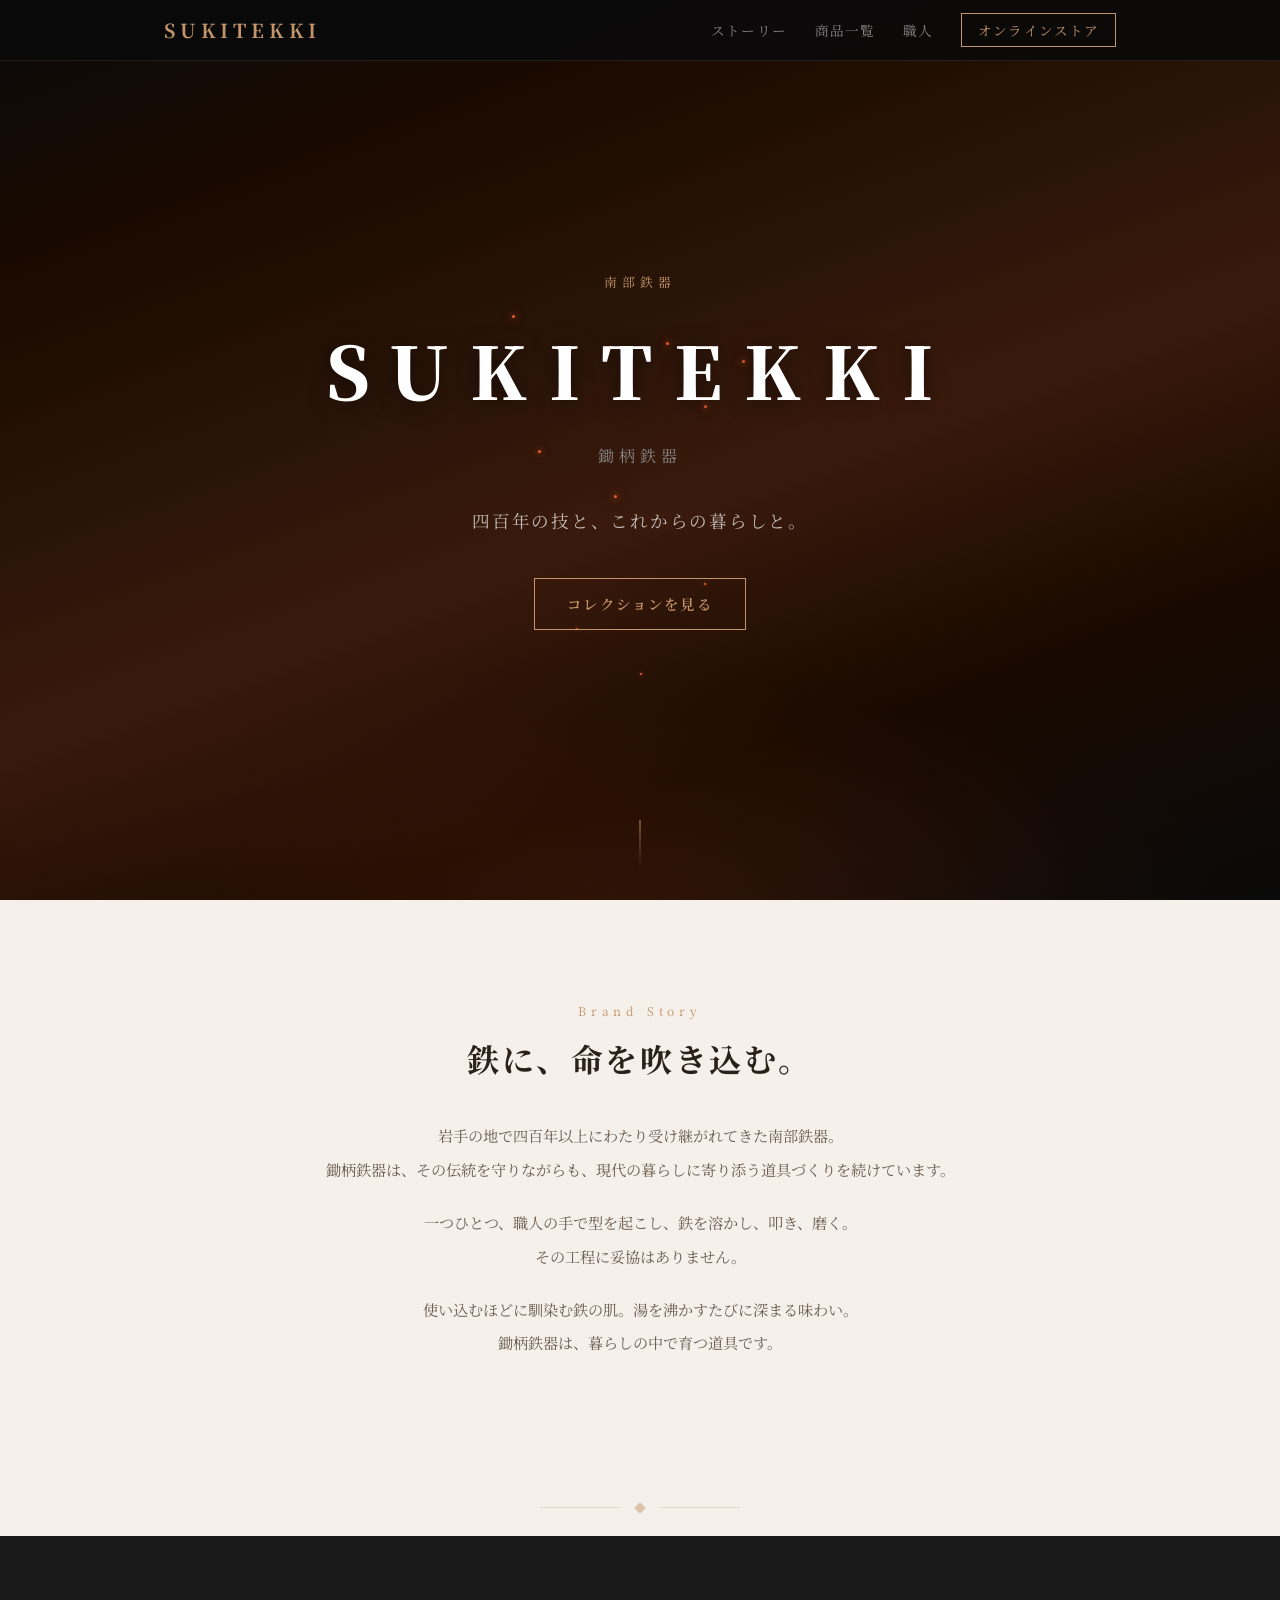
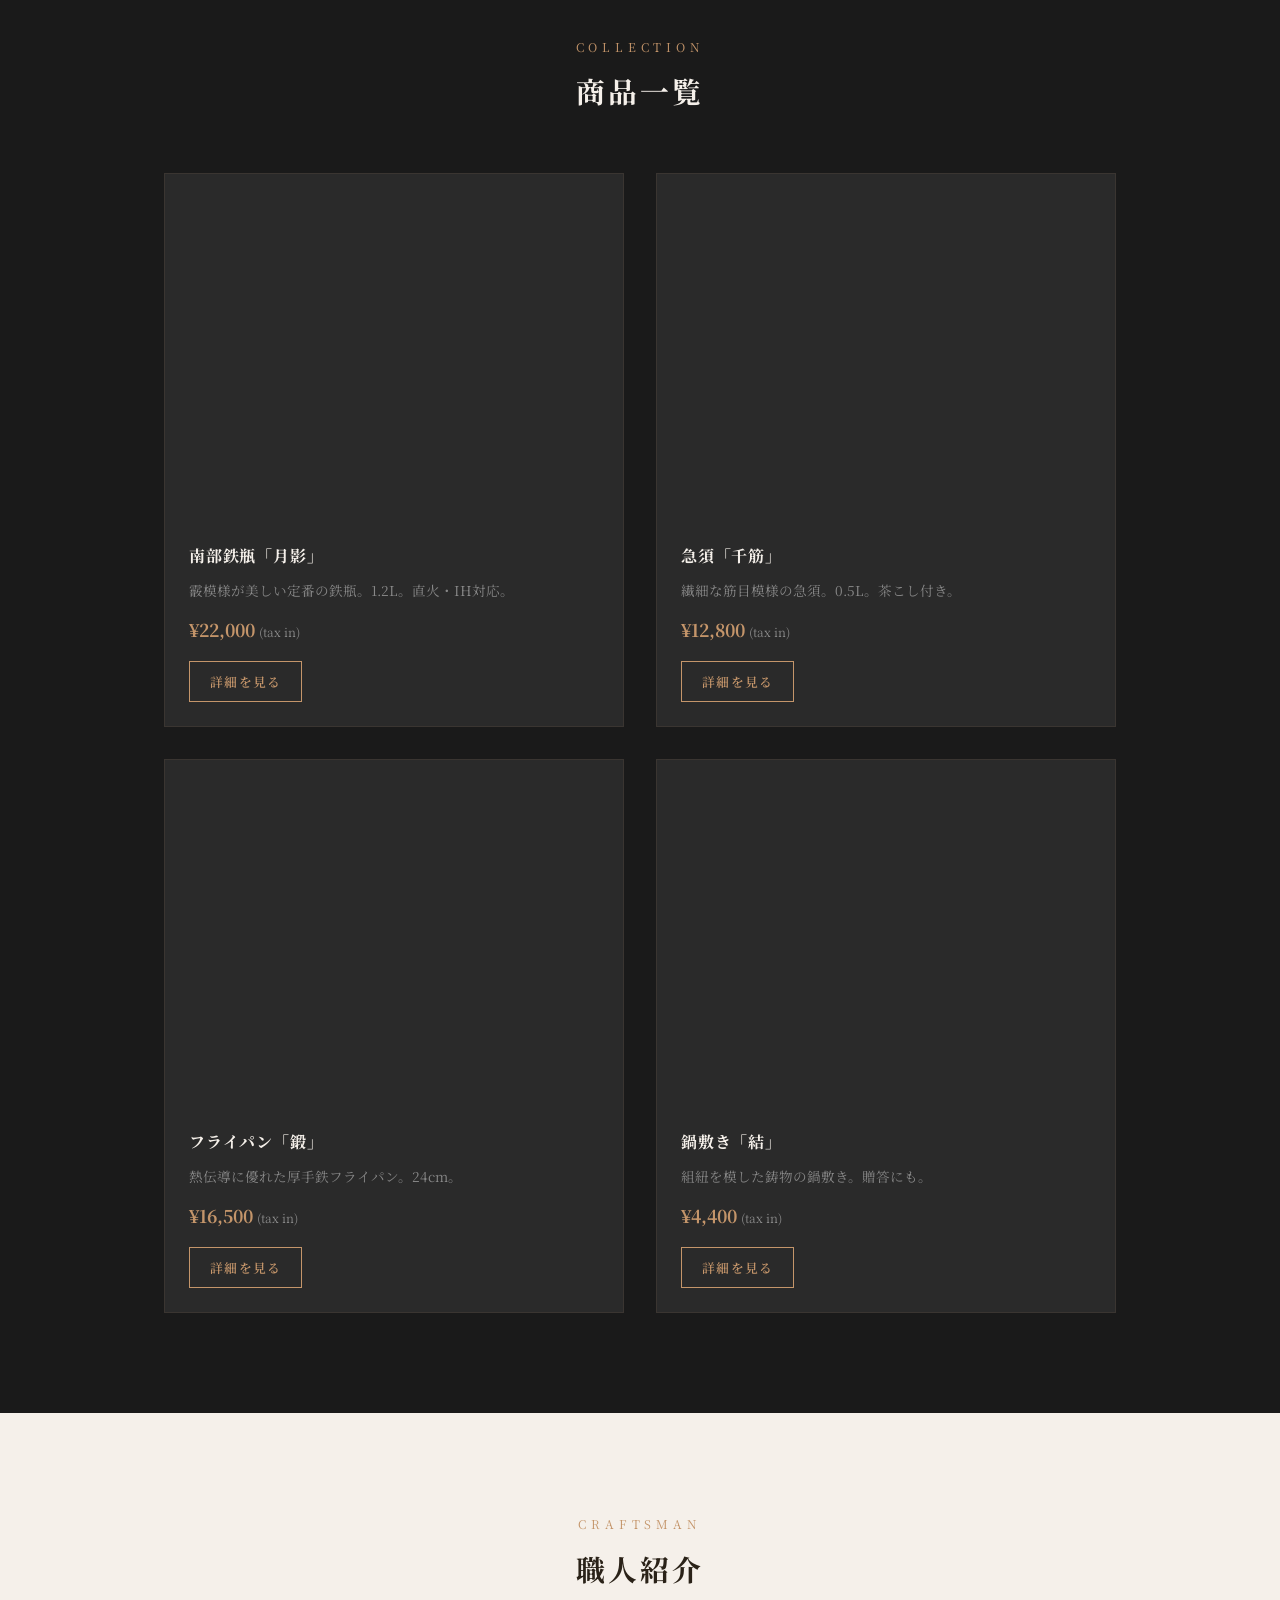
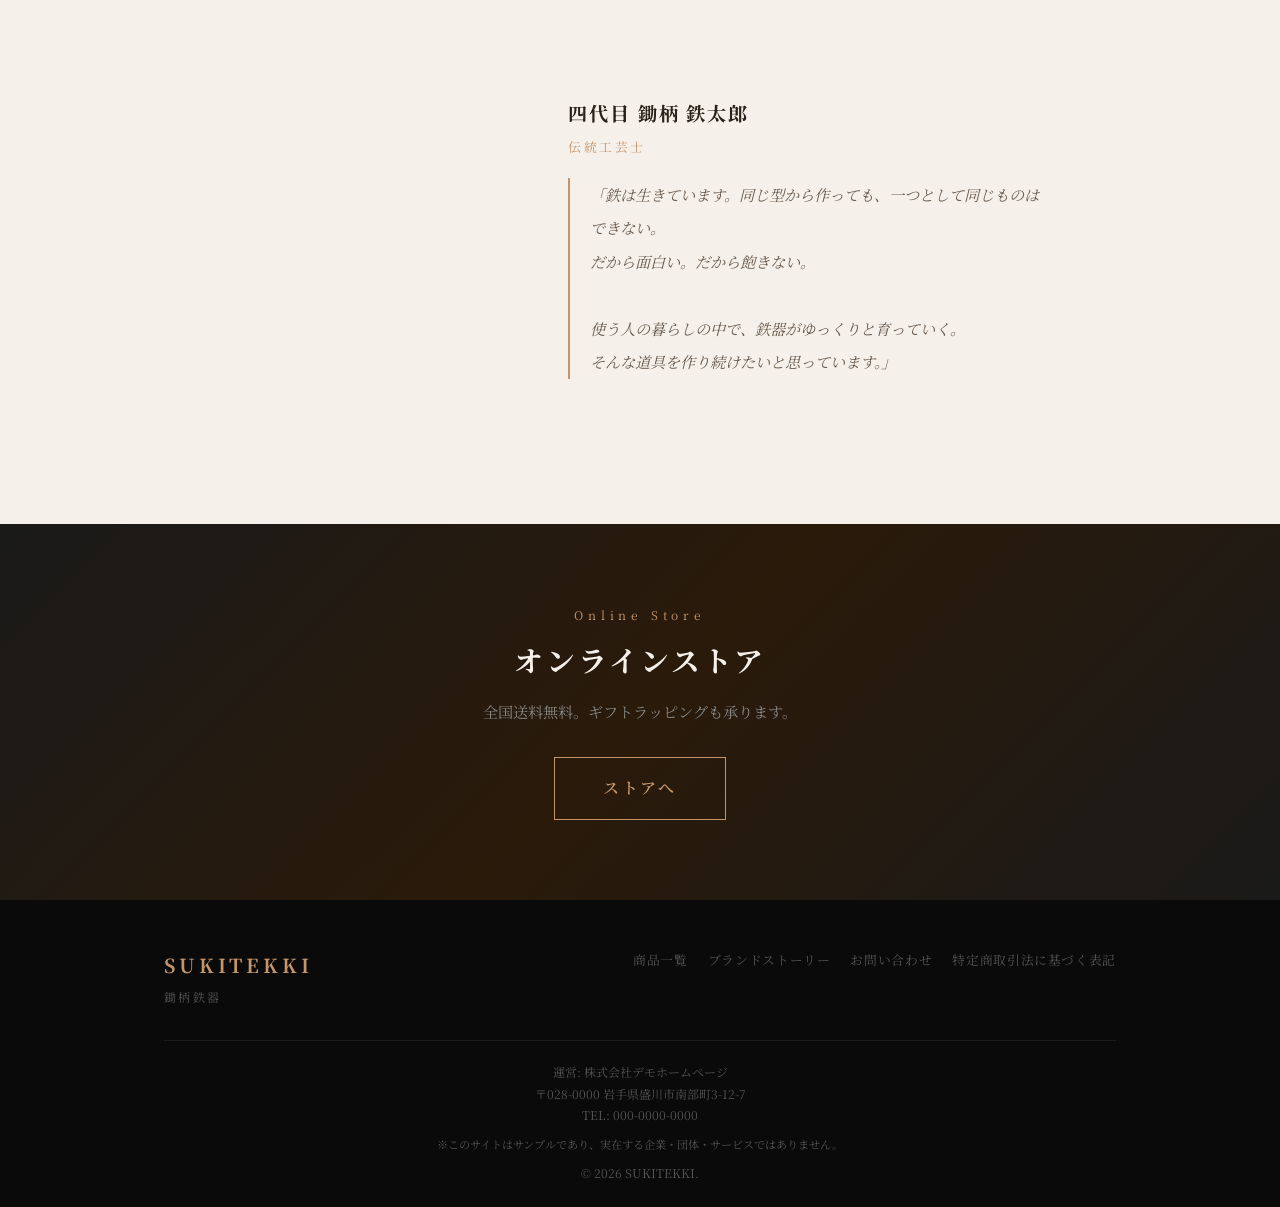
<file: samples/sukitekki/index.html>
<!DOCTYPE html>
<html lang="ja">
<head>
  <meta charset="UTF-8">
  <meta name="viewport" content="width=device-width, initial-scale=1.0">
  <title>SUKITEKKI - 鋤柄鉄器 | 南部鉄器の伝統と革新</title>
  <link rel="stylesheet" href="style.css">
  <link rel="preconnect" href="https://fonts.googleapis.com">
  <link rel="preconnect" href="https://fonts.gstatic.com" crossorigin>
  <link href="https://fonts.googleapis.com/css2?family=Noto+Serif+JP:wght@400;500;600;700;900&display=swap" rel="stylesheet">
</head>
<body>
  <header class="header">
    <div class="header-inner">
      <a href="https://nurupoga.net" class="logo">SUKITEKKI</a>
      <nav class="nav" aria-label="メインナビゲーション">
        <ul class="nav-list">
          <li><a href="#story">ストーリー</a></li>
          <li><a href="#products">商品一覧</a></li>
          <li><a href="#craftsman">職人</a></li>
          <li><a href="https://nurupoga.net" class="nav-cta">オンラインストア</a></li>
        </ul>
        <button class="hamburger" aria-label="メニューを開く" aria-expanded="false">
          <span></span><span></span><span></span>
        </button>
      </nav>
    </div>
  </header>

  <main>
    <!-- First View -->
    <section class="firstview">
      <div class="fv-bg" aria-hidden="true">
        <div class="spark spark-1"></div>
        <div class="spark spark-2"></div>
        <div class="spark spark-3"></div>
        <div class="spark spark-4"></div>
        <div class="spark spark-5"></div>
        <div class="spark spark-6"></div>
        <div class="ember ember-1"></div>
        <div class="ember ember-2"></div>
        <div class="ember ember-3"></div>
        <div class="flame flame-1"></div>
        <div class="flame flame-2"></div>
        <div class="flame flame-3"></div>
      </div>
      <div class="fv-content">
        <p class="fv-sub-top">南部鉄器</p>
        <h1 class="fv-title">SUKITEKKI</h1>
        <p class="fv-sub-ja">鋤柄鉄器</p>
        <p class="fv-tagline">四百年の技と、<br class="sp-only">これからの暮らしと。</p>
        <a href="https://nurupoga.net" class="btn btn-outline-gold">コレクションを見る</a>
      </div>
      <div class="fv-scroll" aria-hidden="true">
        <span class="scroll-line"></span>
      </div>
    </section>

    <!-- Brand Story -->
    <section class="section" id="story">
      <div class="container">
        <div class="story-content">
          <div class="story-label">Brand Story</div>
          <h2 class="story-title">鉄に、命を吹き込む。</h2>
          <div class="story-text">
            <p>
              岩手の地で四百年以上にわたり受け継がれてきた南部鉄器。<br>
              鋤柄鉄器は、その伝統を守りながらも、現代の暮らしに寄り添う道具づくりを続けています。
            </p>
            <p>
              一つひとつ、職人の手で型を起こし、鉄を溶かし、叩き、磨く。<br>
              その工程に妥協はありません。
            </p>
            <p>
              使い込むほどに馴染む鉄の肌。湯を沸かすたびに深まる味わい。<br>
              鋤柄鉄器は、暮らしの中で育つ道具です。
            </p>
          </div>
        </div>
      </div>
    </section>

    <!-- Divider -->
    <div class="divider" aria-hidden="true">
      <div class="divider-line"></div>
      <div class="divider-diamond"></div>
      <div class="divider-line"></div>
    </div>

    <!-- Products -->
    <section class="section section-dark" id="products">
      <div class="container">
        <div class="section-header">
          <p class="section-label">Collection</p>
          <h2 class="section-title">商品一覧</h2>
        </div>
        <div class="product-grid">
          <div class="product-card">
            <div class="product-img" aria-hidden="true">
              <div class="product-placeholder tetsubin"></div>
            </div>
            <div class="product-info">
              <h3>南部鉄瓶「月影」</h3>
              <p class="product-desc">霰模様が美しい定番の鉄瓶。1.2L。直火・IH対応。</p>
              <p class="product-price">&yen;22,000 <span class="tax">(tax in)</span></p>
              <a href="https://nurupoga.net" class="btn btn-sm">詳細を見る</a>
            </div>
          </div>
          <div class="product-card">
            <div class="product-img" aria-hidden="true">
              <div class="product-placeholder kyusu"></div>
            </div>
            <div class="product-info">
              <h3>急須「千筋」</h3>
              <p class="product-desc">繊細な筋目模様の急須。0.5L。茶こし付き。</p>
              <p class="product-price">&yen;12,800 <span class="tax">(tax in)</span></p>
              <a href="https://nurupoga.net" class="btn btn-sm">詳細を見る</a>
            </div>
          </div>
          <div class="product-card">
            <div class="product-img" aria-hidden="true">
              <div class="product-placeholder frypan"></div>
            </div>
            <div class="product-info">
              <h3>フライパン「鍛」</h3>
              <p class="product-desc">熱伝導に優れた厚手鉄フライパン。24cm。</p>
              <p class="product-price">&yen;16,500 <span class="tax">(tax in)</span></p>
              <a href="https://nurupoga.net" class="btn btn-sm">詳細を見る</a>
            </div>
          </div>
          <div class="product-card">
            <div class="product-img" aria-hidden="true">
              <div class="product-placeholder nabeshiki"></div>
            </div>
            <div class="product-info">
              <h3>鍋敷き「結」</h3>
              <p class="product-desc">組紐を模した鋳物の鍋敷き。贈答にも。</p>
              <p class="product-price">&yen;4,400 <span class="tax">(tax in)</span></p>
              <a href="https://nurupoga.net" class="btn btn-sm">詳細を見る</a>
            </div>
          </div>
        </div>
      </div>
    </section>

    <!-- Craftsman -->
    <section class="section" id="craftsman">
      <div class="container">
        <div class="section-header">
          <p class="section-label">Craftsman</p>
          <h2 class="section-title">職人紹介</h2>
        </div>
        <div class="craftsman-content">
          <div class="craftsman-portrait" aria-hidden="true">
            <div class="portrait-placeholder"></div>
          </div>
          <div class="craftsman-text">
            <h3>四代目 鋤柄 鉄太郎</h3>
            <p class="craftsman-role">伝統工芸士</p>
            <blockquote>
              「鉄は生きています。同じ型から作っても、一つとして同じものはできない。<br>
              だから面白い。だから飽きない。<br><br>
              使う人の暮らしの中で、鉄器がゆっくりと育っていく。<br>
              そんな道具を作り続けたいと思っています。」
            </blockquote>
          </div>
        </div>
      </div>
    </section>

    <!-- Store CTA -->
    <section class="section section-cta">
      <div class="container center">
        <p class="cta-label">Online Store</p>
        <h2 class="cta-title">オンラインストア</h2>
        <p class="cta-sub">全国送料無料。ギフトラッピングも承ります。</p>
        <a href="https://nurupoga.net" class="btn btn-outline-gold btn-lg">ストアへ</a>
      </div>
    </section>
  </main>

  <footer class="footer">
    <div class="container">
      <div class="footer-inner">
        <div class="footer-brand">
          <p class="footer-logo">SUKITEKKI</p>
          <p class="footer-tagline">鋤柄鉄器</p>
        </div>
        <div class="footer-links">
          <a href="https://nurupoga.net">商品一覧</a>
          <a href="https://nurupoga.net">ブランドストーリー</a>
          <a href="https://nurupoga.net">お問い合わせ</a>
          <a href="https://nurupoga.net">特定商取引法に基づく表記</a>
        </div>
      </div>
      <div class="footer-bottom">
        <p>運営: 株式会社デモホームページ</p>
        <p>〒028-0000 岩手県盛川市南部町3-12-7</p>
        <p>TEL: 000-0000-0000</p>
        <p class="footer-note">※このサイトはサンプルであり、実在する企業・団体・サービスではありません。</p>
        <p class="footer-copy">&copy; 2026 SUKITEKKI.</p>
      </div>
    </div>
  </footer>

  <script>
    // Hamburger
    const hamburger = document.querySelector('.hamburger');
    const navList = document.querySelector('.nav-list');
    hamburger.addEventListener('click', () => {
      const expanded = hamburger.getAttribute('aria-expanded') === 'true';
      hamburger.setAttribute('aria-expanded', !expanded);
      navList.classList.toggle('open');
      hamburger.classList.toggle('open');
    });

    // Fade-in on scroll
    const observer = new IntersectionObserver((entries) => {
      entries.forEach(entry => {
        if (entry.isIntersecting) {
          entry.target.classList.add('visible');
        }
      });
    }, { threshold: 0.1 });
    document.querySelectorAll('.product-card, .story-content, .craftsman-content').forEach(el => {
      el.classList.add('fade-in');
      observer.observe(el);
    });
  </script>
</body>
</html>
</file>
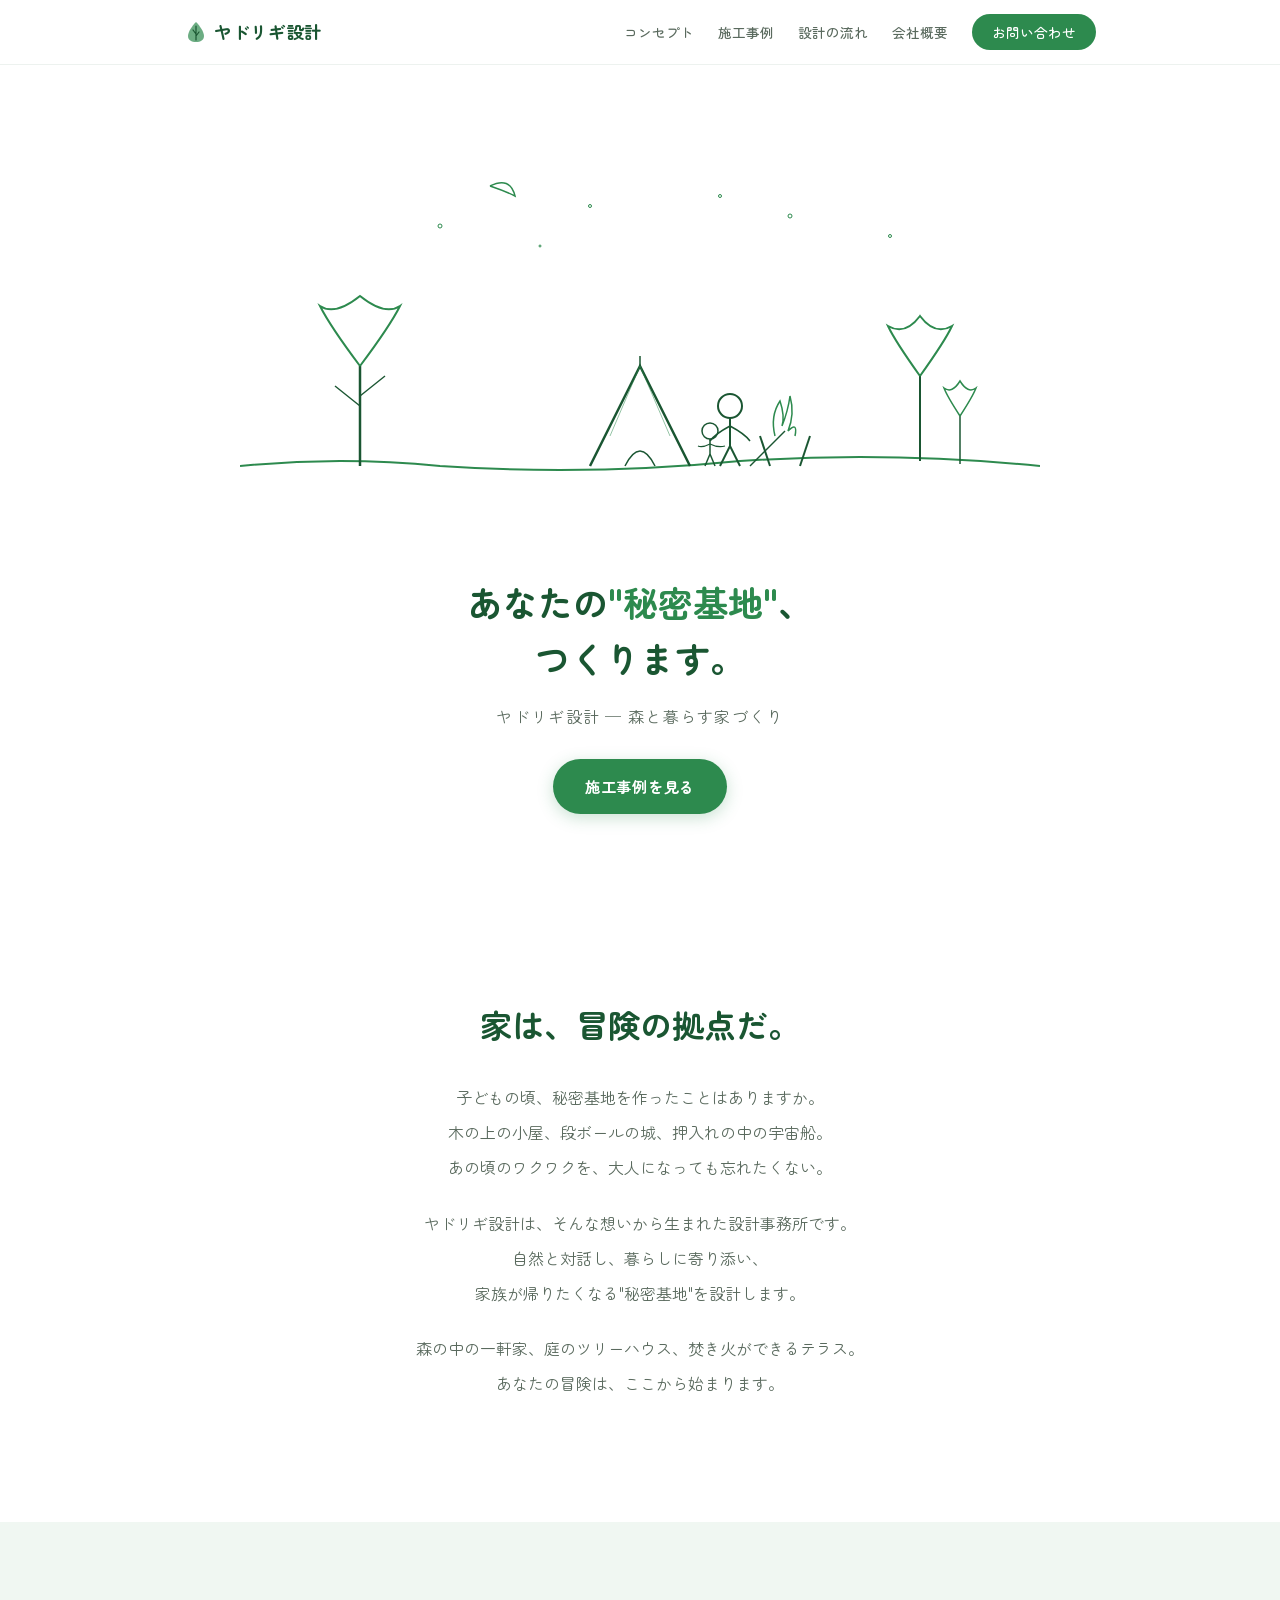
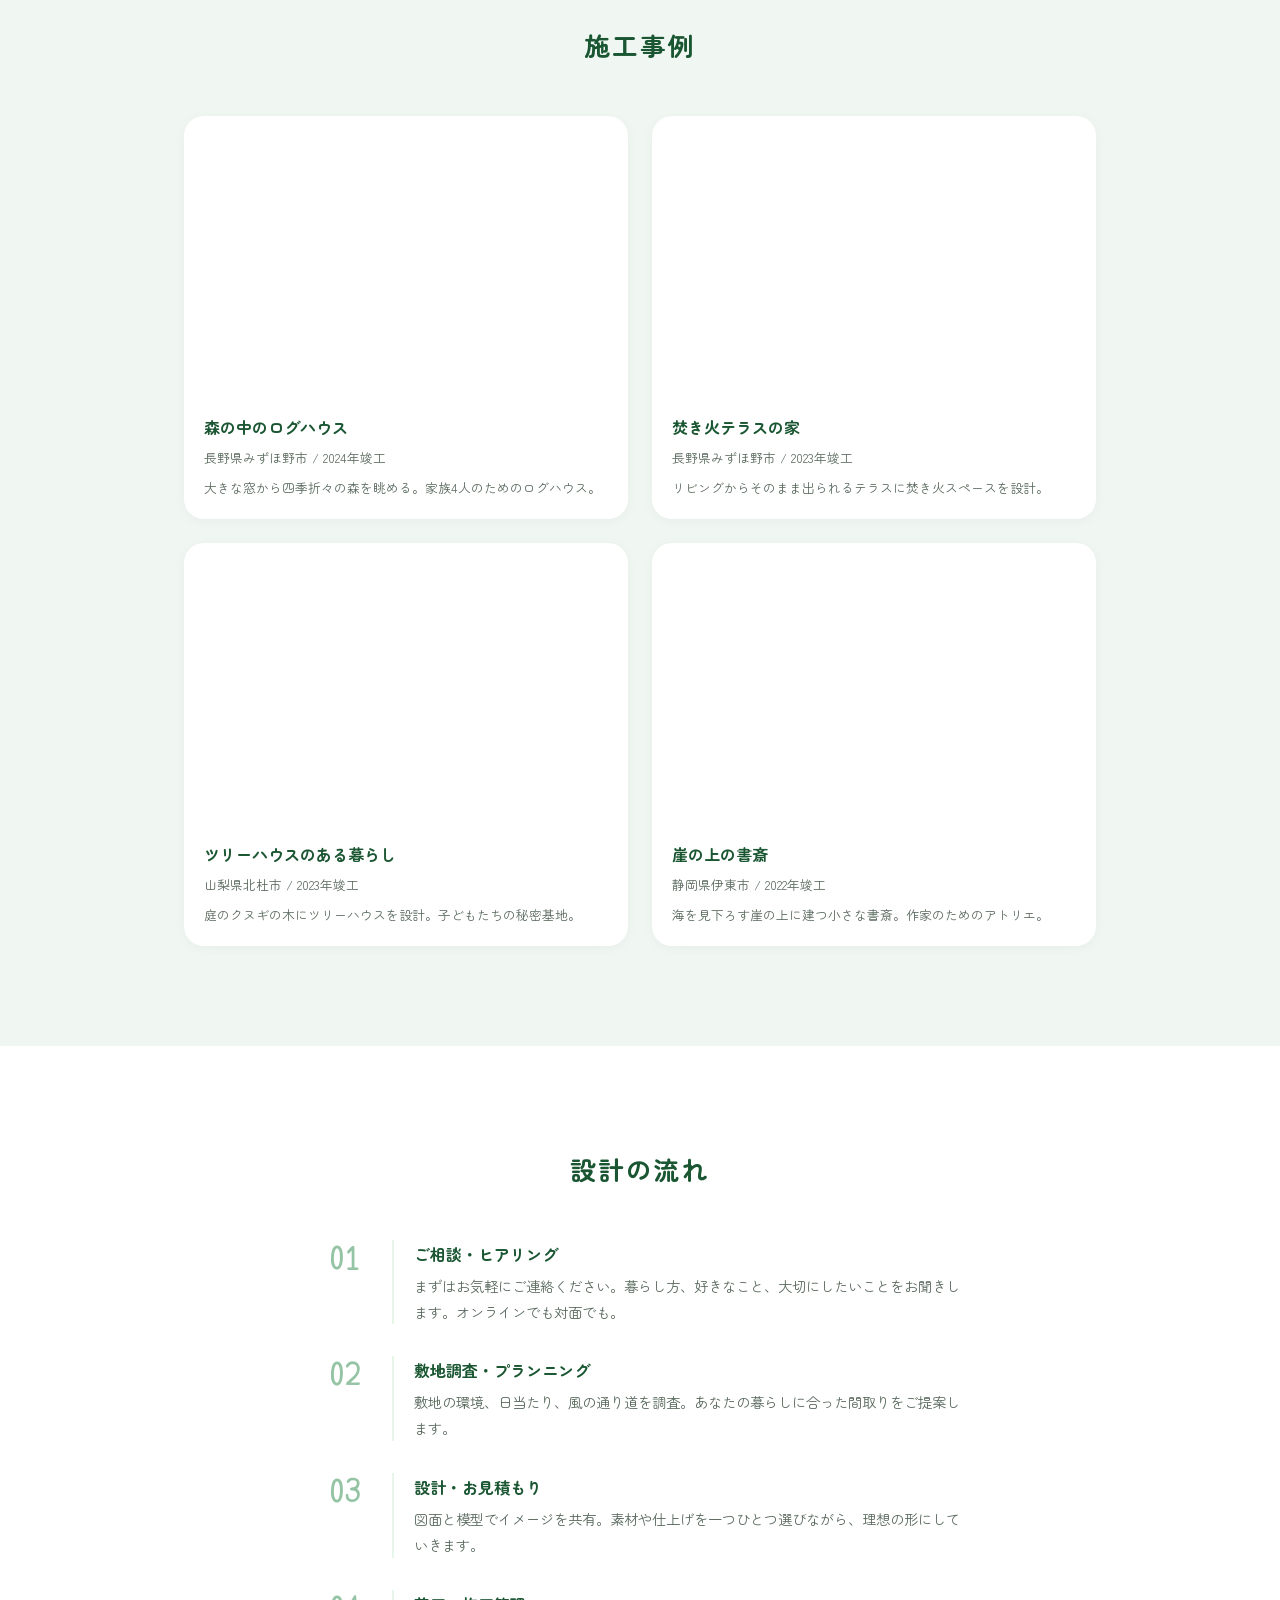
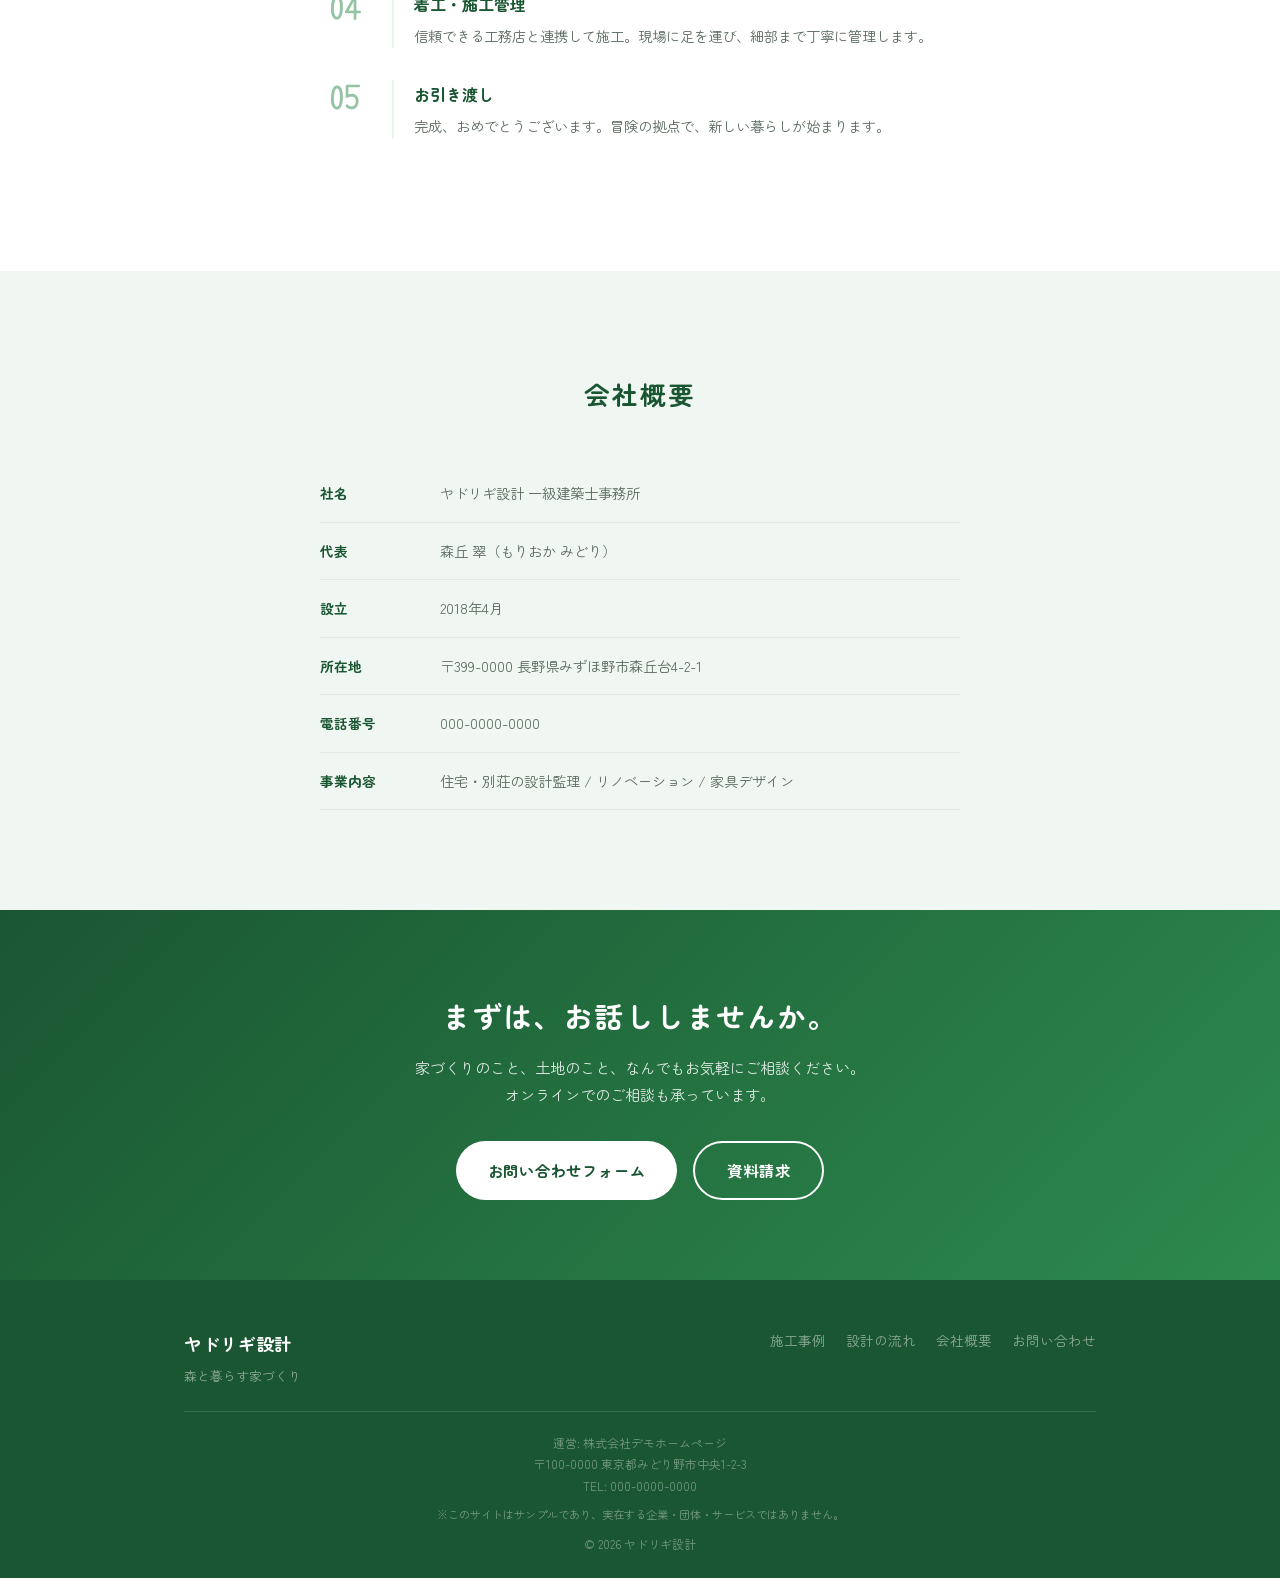
<file: samples/yadorigi/index.html>
<!DOCTYPE html>
<html lang="ja">
<head>
  <meta charset="UTF-8">
  <meta name="viewport" content="width=device-width, initial-scale=1.0">
  <title>ヤドリギ設計 - あなたの"秘密基地"、つくります。</title>
  <link rel="stylesheet" href="style.css">
  <link rel="preconnect" href="https://fonts.googleapis.com">
  <link rel="preconnect" href="https://fonts.gstatic.com" crossorigin>
  <link href="https://fonts.googleapis.com/css2?family=Zen+Maru+Gothic:wght@400;500;700&family=Yomogi&display=swap" rel="stylesheet">
</head>
<body>
  <header class="header">
    <div class="header-inner">
      <a href="https://nurupoga.net" class="logo">
        <svg class="logo-leaf" width="24" height="24" viewBox="0 0 24 24" fill="none" aria-hidden="true">
          <path d="M12 2C8 6 4 12 4 16c0 4 3.5 6 8 6s8-2 8-6c0-4-4-10-8-14z" fill="#2d8a4e" opacity=".7"/>
          <path d="M12 6v14M9 10l3 4M15 12l-3 4" stroke="#1a5632" stroke-width="1.2" stroke-linecap="round"/>
        </svg>
        ヤドリギ設計
      </a>
      <nav class="nav" aria-label="メインナビゲーション">
        <ul class="nav-list">
          <li><a href="#concept">コンセプト</a></li>
          <li><a href="#works">施工事例</a></li>
          <li><a href="#flow">設計の流れ</a></li>
          <li><a href="#company">会社概要</a></li>
          <li><a href="#contact" class="nav-cta">お問い合わせ</a></li>
        </ul>
        <button class="hamburger" aria-label="メニューを開く" aria-expanded="false">
          <span></span><span></span><span></span>
        </button>
      </nav>
    </div>
  </header>

  <main>
    <!-- Hero with SVG line-drawing animation -->
    <section class="hero">
      <div class="hero-svg-wrap">
        <svg class="hero-svg" viewBox="0 0 800 400" xmlns="http://www.w3.org/2000/svg" aria-label="親子キャンプのイラスト">
          <!-- Ground -->
          <path class="draw" d="M0 340 Q100 330 200 340 Q350 350 500 335 Q650 325 800 340" stroke="#2d8a4e" stroke-width="2" fill="none"/>

          <!-- Tree 1 (left) -->
          <line class="draw" x1="120" y1="340" x2="120" y2="240" stroke="#1a5632" stroke-width="2.5"/>
          <path class="draw" d="M120 240 Q90 200 80 180 Q95 190 120 170 Q145 190 160 180 Q150 200 120 240Z" stroke="#2d8a4e" stroke-width="2" fill="none"/>
          <!-- Tree branches -->
          <line class="draw" x1="120" y1="280" x2="95" y2="260" stroke="#1a5632" stroke-width="1.5"/>
          <line class="draw" x1="120" y1="270" x2="145" y2="250" stroke="#1a5632" stroke-width="1.5"/>

          <!-- Tree 2 (far right) -->
          <line class="draw" x1="680" y1="335" x2="680" y2="250" stroke="#1a5632" stroke-width="2"/>
          <path class="draw" d="M680 250 Q655 215 648 200 Q665 210 680 190 Q695 210 712 200 Q705 215 680 250Z" stroke="#2d8a4e" stroke-width="2" fill="none"/>

          <!-- Small tree (right) -->
          <line class="draw" x1="720" y1="338" x2="720" y2="290" stroke="#1a5632" stroke-width="1.5"/>
          <path class="draw" d="M720 290 Q707 270 704 262 Q712 268 720 255 Q728 268 736 262 Q733 270 720 290Z" stroke="#2d8a4e" stroke-width="1.5" fill="none"/>

          <!-- Tent -->
          <path class="draw" d="M350 340 L400 240 L450 340" stroke="#1a5632" stroke-width="2.5" fill="none"/>
          <line class="draw" x1="400" y1="240" x2="400" y2="230" stroke="#1a5632" stroke-width="1.5"/>
          <!-- Tent door -->
          <path class="draw" d="M385 340 Q400 310 415 340" stroke="#1a5632" stroke-width="1.5" fill="none"/>
          <!-- Tent detail lines -->
          <line class="draw" x1="400" y1="240" x2="370" y2="310" stroke="#2d8a4e" stroke-width="1" opacity=".5"/>
          <line class="draw" x1="400" y1="240" x2="430" y2="310" stroke="#2d8a4e" stroke-width="1" opacity=".5"/>

          <!-- Campfire -->
          <line class="draw" x1="530" y1="340" x2="520" y2="310" stroke="#1a5632" stroke-width="2"/>
          <line class="draw" x1="560" y1="340" x2="570" y2="310" stroke="#1a5632" stroke-width="2"/>
          <line class="draw" x1="510" y1="340" x2="545" y2="305" stroke="#1a5632" stroke-width="1.5"/>
          <!-- Flames -->
          <path class="draw flame-path" d="M535 310 Q530 290 540 275 Q545 290 542 300 Q548 285 550 270 Q555 288 548 305 Q558 295 555 310" stroke="#2d8a4e" stroke-width="1.5" fill="none"/>

          <!-- Parent silhouette (standing, right of fire) -->
          <!-- Head -->
          <circle class="draw" cx="490" cy="280" r="12" stroke="#1a5632" stroke-width="2" fill="none"/>
          <!-- Body -->
          <line class="draw" x1="490" y1="292" x2="490" y2="320" stroke="#1a5632" stroke-width="2"/>
          <!-- Arms -->
          <path class="draw" d="M490 300 Q475 308 470 315" stroke="#1a5632" stroke-width="1.5" fill="none"/>
          <path class="draw" d="M490 300 Q505 308 510 315" stroke="#1a5632" stroke-width="1.5" fill="none"/>
          <!-- Legs -->
          <line class="draw" x1="490" y1="320" x2="480" y2="340" stroke="#1a5632" stroke-width="2"/>
          <line class="draw" x1="490" y1="320" x2="500" y2="340" stroke="#1a5632" stroke-width="2"/>

          <!-- Child silhouette (smaller, next to parent) -->
          <!-- Head -->
          <circle class="draw" cx="470" cy="305" r="8" stroke="#1a5632" stroke-width="1.5" fill="none"/>
          <!-- Body -->
          <line class="draw" x1="470" y1="313" x2="470" y2="328" stroke="#1a5632" stroke-width="1.5"/>
          <!-- Arms (reaching toward fire) -->
          <path class="draw" d="M470 318 Q478 322 485 320" stroke="#1a5632" stroke-width="1.2" fill="none"/>
          <path class="draw" d="M470 318 Q462 322 458 320" stroke="#1a5632" stroke-width="1.2" fill="none"/>
          <!-- Legs -->
          <line class="draw" x1="470" y1="328" x2="465" y2="340" stroke="#1a5632" stroke-width="1.5"/>
          <line class="draw" x1="470" y1="328" x2="475" y2="340" stroke="#1a5632" stroke-width="1.5"/>

          <!-- Stars -->
          <circle class="draw star-dot" cx="200" cy="100" r="2" stroke="#2d8a4e" stroke-width="1" fill="none"/>
          <circle class="draw star-dot" cx="350" cy="80" r="1.5" stroke="#2d8a4e" stroke-width="1" fill="none"/>
          <circle class="draw star-dot" cx="550" cy="90" r="2" stroke="#2d8a4e" stroke-width="1" fill="none"/>
          <circle class="draw star-dot" cx="650" cy="110" r="1.5" stroke="#2d8a4e" stroke-width="1" fill="none"/>
          <circle class="draw star-dot" cx="300" cy="120" r="1" stroke="#2d8a4e" stroke-width="1" fill="none"/>
          <circle class="draw star-dot" cx="480" cy="70" r="1.5" stroke="#2d8a4e" stroke-width="1" fill="none"/>

          <!-- Moon -->
          <path class="draw" d="M250 60 Q270 50 275 70 Q265 65 250 60Z" stroke="#2d8a4e" stroke-width="1.5" fill="none"/>
        </svg>
      </div>
      <div class="hero-content">
        <h1 class="hero-title">あなたの<em>"秘密基地"</em>、<br>つくります。</h1>
        <p class="hero-sub">ヤドリギ設計 ─ 森と暮らす家づくり</p>
        <a href="https://nurupoga.net" class="btn btn-primary">施工事例を見る</a>
      </div>
    </section>

    <!-- Concept -->
    <section class="section" id="concept">
      <div class="container">
        <div class="concept-content">
          <h2 class="concept-title">家は、冒険の拠点だ。</h2>
          <div class="concept-text">
            <p>
              子どもの頃、秘密基地を作ったことはありますか。<br>
              木の上の小屋、段ボールの城、押入れの中の宇宙船。<br>
              あの頃のワクワクを、大人になっても忘れたくない。
            </p>
            <p>
              ヤドリギ設計は、そんな想いから生まれた設計事務所です。<br>
              自然と対話し、暮らしに寄り添い、<br>
              家族が帰りたくなる"秘密基地"を設計します。
            </p>
            <p>
              森の中の一軒家、庭のツリーハウス、焚き火ができるテラス。<br>
              あなたの冒険は、ここから始まります。
            </p>
          </div>
        </div>
      </div>
    </section>

    <!-- Works -->
    <section class="section section-light" id="works">
      <div class="container">
        <h2 class="section-title">施工事例</h2>
        <div class="works-grid">
          <div class="work-card">
            <div class="work-img" aria-hidden="true">
              <div class="work-placeholder w1"></div>
            </div>
            <div class="work-info">
              <h3>森の中のログハウス</h3>
              <p>長野県みずほ野市 / 2024年竣工</p>
              <p class="work-desc">大きな窓から四季折々の森を眺める。家族4人のためのログハウス。</p>
            </div>
          </div>
          <div class="work-card">
            <div class="work-img" aria-hidden="true">
              <div class="work-placeholder w2"></div>
            </div>
            <div class="work-info">
              <h3>焚き火テラスの家</h3>
              <p>長野県みずほ野市 / 2023年竣工</p>
              <p class="work-desc">リビングからそのまま出られるテラスに焚き火スペースを設計。</p>
            </div>
          </div>
          <div class="work-card">
            <div class="work-img" aria-hidden="true">
              <div class="work-placeholder w3"></div>
            </div>
            <div class="work-info">
              <h3>ツリーハウスのある暮らし</h3>
              <p>山梨県北杜市 / 2023年竣工</p>
              <p class="work-desc">庭のクヌギの木にツリーハウスを設計。子どもたちの秘密基地。</p>
            </div>
          </div>
          <div class="work-card">
            <div class="work-img" aria-hidden="true">
              <div class="work-placeholder w4"></div>
            </div>
            <div class="work-info">
              <h3>崖の上の書斎</h3>
              <p>静岡県伊東市 / 2022年竣工</p>
              <p class="work-desc">海を見下ろす崖の上に建つ小さな書斎。作家のためのアトリエ。</p>
            </div>
          </div>
        </div>
      </div>
    </section>

    <!-- Flow -->
    <section class="section" id="flow">
      <div class="container">
        <h2 class="section-title">設計の流れ</h2>
        <div class="flow-timeline">
          <div class="flow-item">
            <div class="flow-number" aria-hidden="true">01</div>
            <div class="flow-content">
              <h3>ご相談・ヒアリング</h3>
              <p>まずはお気軽にご連絡ください。暮らし方、好きなこと、大切にしたいことをお聞きします。オンラインでも対面でも。</p>
            </div>
          </div>
          <div class="flow-item">
            <div class="flow-number" aria-hidden="true">02</div>
            <div class="flow-content">
              <h3>敷地調査・プランニング</h3>
              <p>敷地の環境、日当たり、風の通り道を調査。あなたの暮らしに合った間取りをご提案します。</p>
            </div>
          </div>
          <div class="flow-item">
            <div class="flow-number" aria-hidden="true">03</div>
            <div class="flow-content">
              <h3>設計・お見積もり</h3>
              <p>図面と模型でイメージを共有。素材や仕上げを一つひとつ選びながら、理想の形にしていきます。</p>
            </div>
          </div>
          <div class="flow-item">
            <div class="flow-number" aria-hidden="true">04</div>
            <div class="flow-content">
              <h3>着工・施工管理</h3>
              <p>信頼できる工務店と連携して施工。現場に足を運び、細部まで丁寧に管理します。</p>
            </div>
          </div>
          <div class="flow-item">
            <div class="flow-number" aria-hidden="true">05</div>
            <div class="flow-content">
              <h3>お引き渡し</h3>
              <p>完成、おめでとうございます。冒険の拠点で、新しい暮らしが始まります。</p>
            </div>
          </div>
        </div>
      </div>
    </section>

    <!-- Company -->
    <section class="section section-light" id="company">
      <div class="container">
        <h2 class="section-title">会社概要</h2>
        <div class="company-table">
          <dl>
            <div class="company-row">
              <dt>社名</dt>
              <dd>ヤドリギ設計 一級建築士事務所</dd>
            </div>
            <div class="company-row">
              <dt>代表</dt>
              <dd>森丘 翠（もりおか みどり）</dd>
            </div>
            <div class="company-row">
              <dt>設立</dt>
              <dd>2018年4月</dd>
            </div>
            <div class="company-row">
              <dt>所在地</dt>
              <dd>〒399-0000 長野県みずほ野市森丘台4-2-1</dd>
            </div>
            <div class="company-row">
              <dt>電話番号</dt>
              <dd>000-0000-0000</dd>
            </div>
            <div class="company-row">
              <dt>事業内容</dt>
              <dd>住宅・別荘の設計監理 / リノベーション / 家具デザイン</dd>
            </div>
          </dl>
        </div>
      </div>
    </section>

    <!-- Contact -->
    <section class="section section-green" id="contact">
      <div class="container center">
        <h2 class="contact-title">まずは、お話ししませんか。</h2>
        <p class="contact-sub">家づくりのこと、土地のこと、なんでもお気軽にご相談ください。<br>オンラインでのご相談も承っています。</p>
        <div class="contact-btns">
          <a href="https://nurupoga.net" class="btn btn-white">お問い合わせフォーム</a>
          <a href="https://nurupoga.net" class="btn btn-outline-white">資料請求</a>
        </div>
      </div>
    </section>
  </main>

  <footer class="footer">
    <div class="container">
      <div class="footer-inner">
        <div class="footer-brand">
          <p class="footer-logo">ヤドリギ設計</p>
          <p class="footer-tagline">森と暮らす家づくり</p>
        </div>
        <div class="footer-links">
          <a href="https://nurupoga.net">施工事例</a>
          <a href="https://nurupoga.net">設計の流れ</a>
          <a href="https://nurupoga.net">会社概要</a>
          <a href="https://nurupoga.net">お問い合わせ</a>
        </div>
      </div>
      <div class="footer-bottom">
        <p>運営: 株式会社デモホームページ</p>
        <p>〒100-0000 東京都みどり野市中央1-2-3</p>
        <p>TEL: 000-0000-0000</p>
        <p class="footer-note">※このサイトはサンプルであり、実在する企業・団体・サービスではありません。</p>
        <p class="footer-copy">&copy; 2026 ヤドリギ設計</p>
      </div>
    </div>
  </footer>

  <script>
    // Hamburger
    const hamburger = document.querySelector('.hamburger');
    const navList = document.querySelector('.nav-list');
    hamburger.addEventListener('click', () => {
      const expanded = hamburger.getAttribute('aria-expanded') === 'true';
      hamburger.setAttribute('aria-expanded', !expanded);
      navList.classList.toggle('open');
      hamburger.classList.toggle('open');
    });

    // SVG line drawing animation
    document.addEventListener('DOMContentLoaded', () => {
      const paths = document.querySelectorAll('.draw');
      paths.forEach((path, i) => {
        let length;
        if (path.tagName === 'circle') {
          const r = parseFloat(path.getAttribute('r'));
          length = 2 * Math.PI * r;
        } else if (path.tagName === 'line') {
          const x1 = parseFloat(path.getAttribute('x1'));
          const y1 = parseFloat(path.getAttribute('y1'));
          const x2 = parseFloat(path.getAttribute('x2'));
          const y2 = parseFloat(path.getAttribute('y2'));
          length = Math.sqrt((x2 - x1) ** 2 + (y2 - y1) ** 2);
        } else {
          length = path.getTotalLength ? path.getTotalLength() : 200;
        }
        path.style.strokeDasharray = length;
        path.style.strokeDashoffset = length;
        path.style.animation = `drawLine 1.5s ease forwards ${i * 0.08}s`;
      });
    });

    // Fade-in on scroll
    const observer = new IntersectionObserver((entries) => {
      entries.forEach(entry => {
        if (entry.isIntersecting) {
          entry.target.classList.add('visible');
        }
      });
    }, { threshold: 0.1 });
    document.querySelectorAll('.work-card, .flow-item, .concept-content, .company-table').forEach(el => {
      el.classList.add('fade-in');
      observer.observe(el);
    });
  </script>
</body>
</html>
</file>
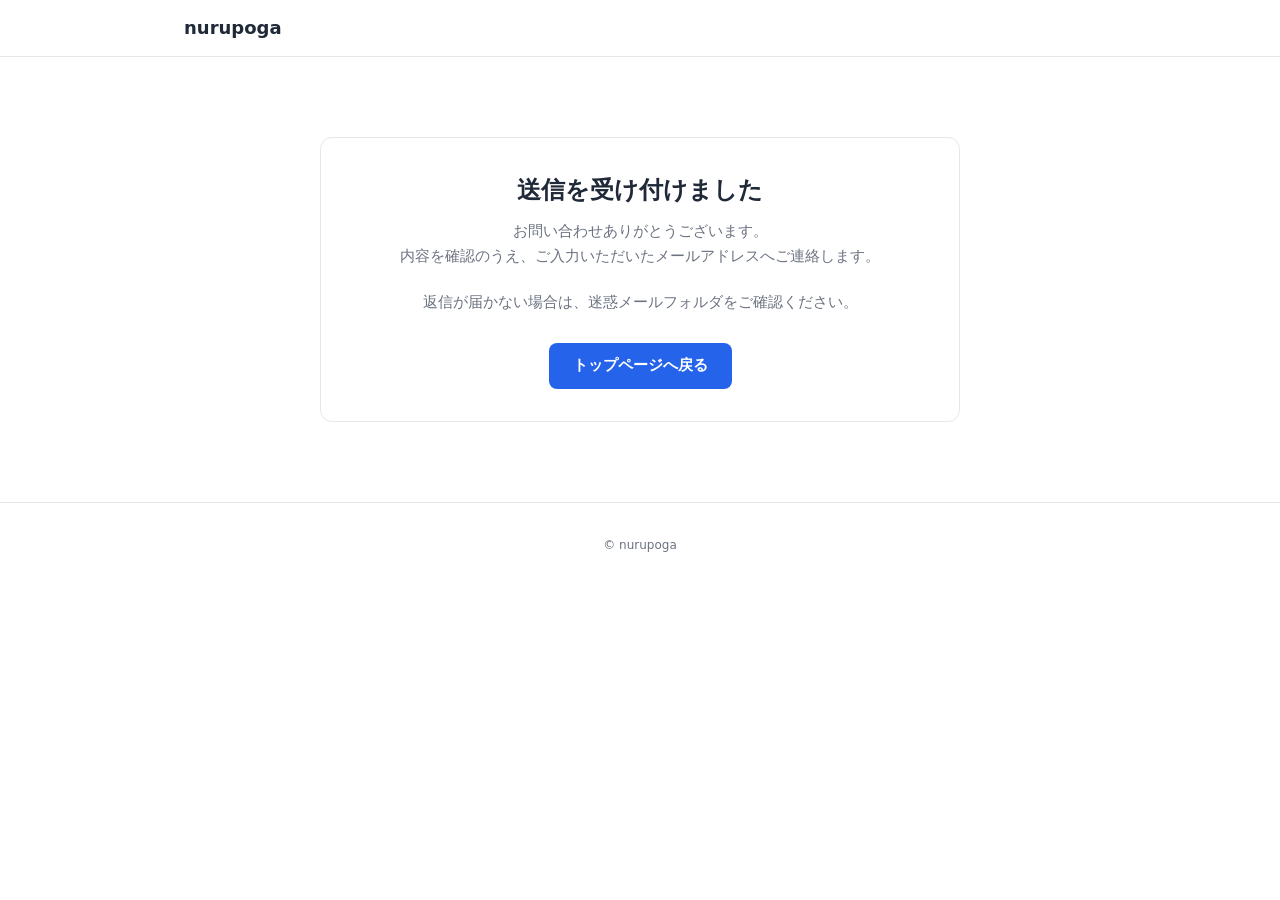
<file: contact-thanks.html>
<!DOCTYPE html>
<html lang="ja">
<head>
  <meta charset="UTF-8">
  <meta name="viewport" content="width=device-width, initial-scale=1.0">
  <meta name="robots" content="noindex">
  <title>お問い合わせ受付 - nurupoga</title>
  <link rel="stylesheet" href="style.css">
</head>
<body>
  <header class="header">
    <div class="header-inner">
      <a href="/" class="header-logo">nurupoga</a>
    </div>
  </header>
  <main class="section contact-thanks">
    <div class="contact-box">
      <h1 class="section-title">送信を受け付けました</h1>
      <p>お問い合わせありがとうございます。<br>内容を確認のうえ、ご入力いただいたメールアドレスへご連絡します。</p>
      <p>返信が届かない場合は、迷惑メールフォルダをご確認ください。</p>
      <a href="/" class="contact-link">トップページへ戻る</a>
    </div>
  </main>
  <footer class="footer">&copy; nurupoga</footer>
</body>
</html>
</file>
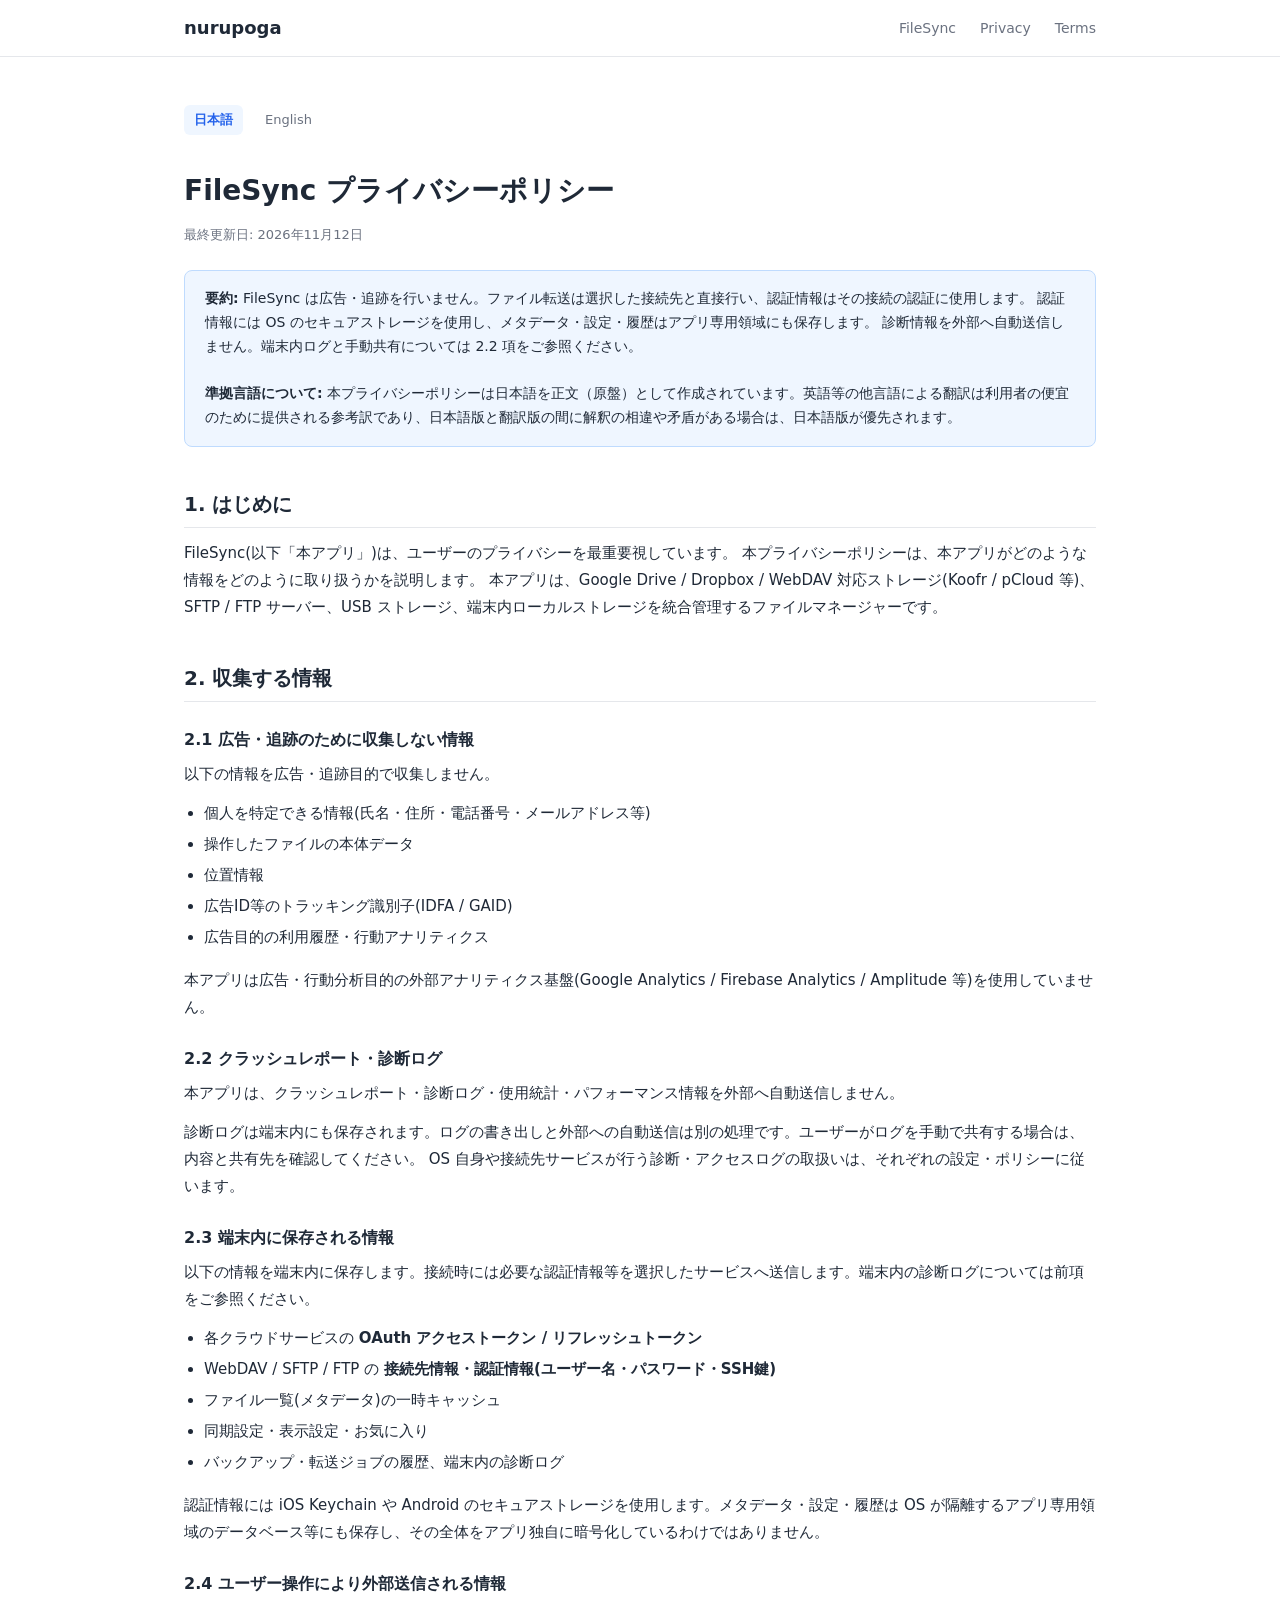
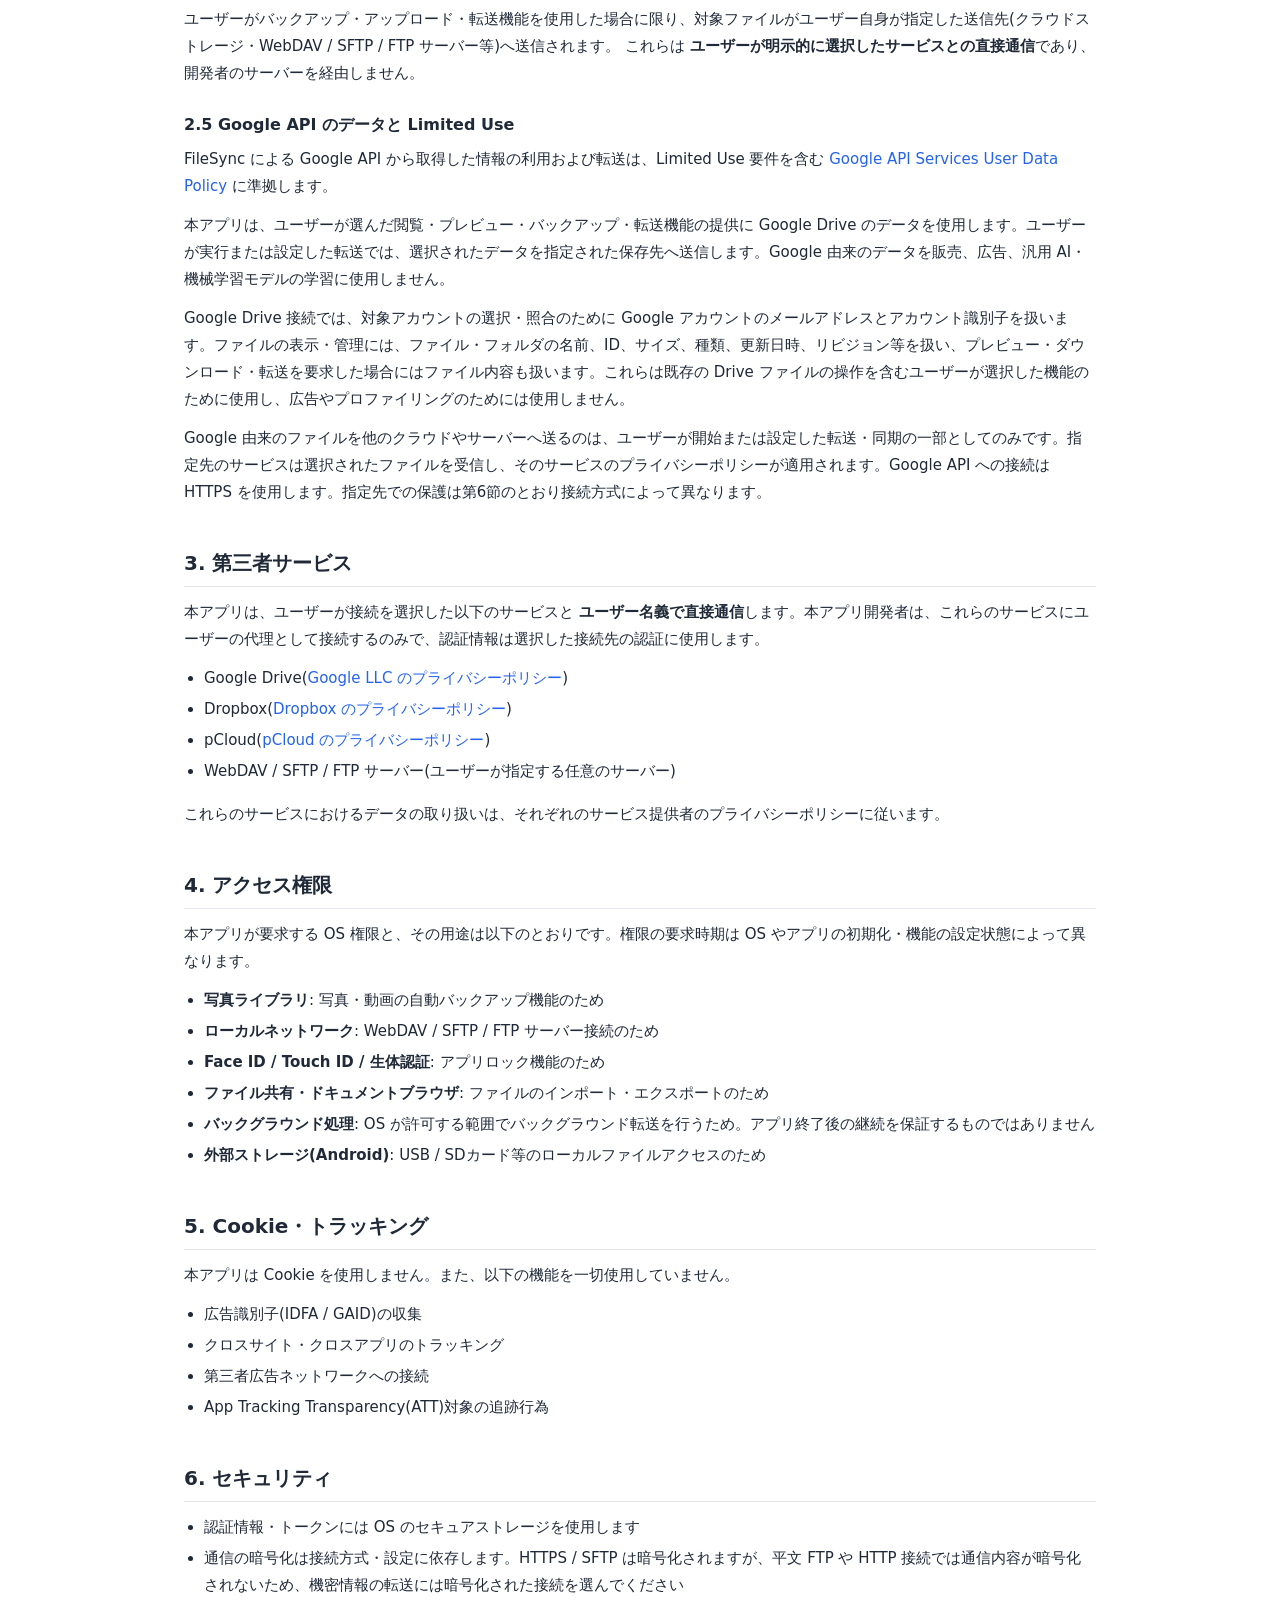
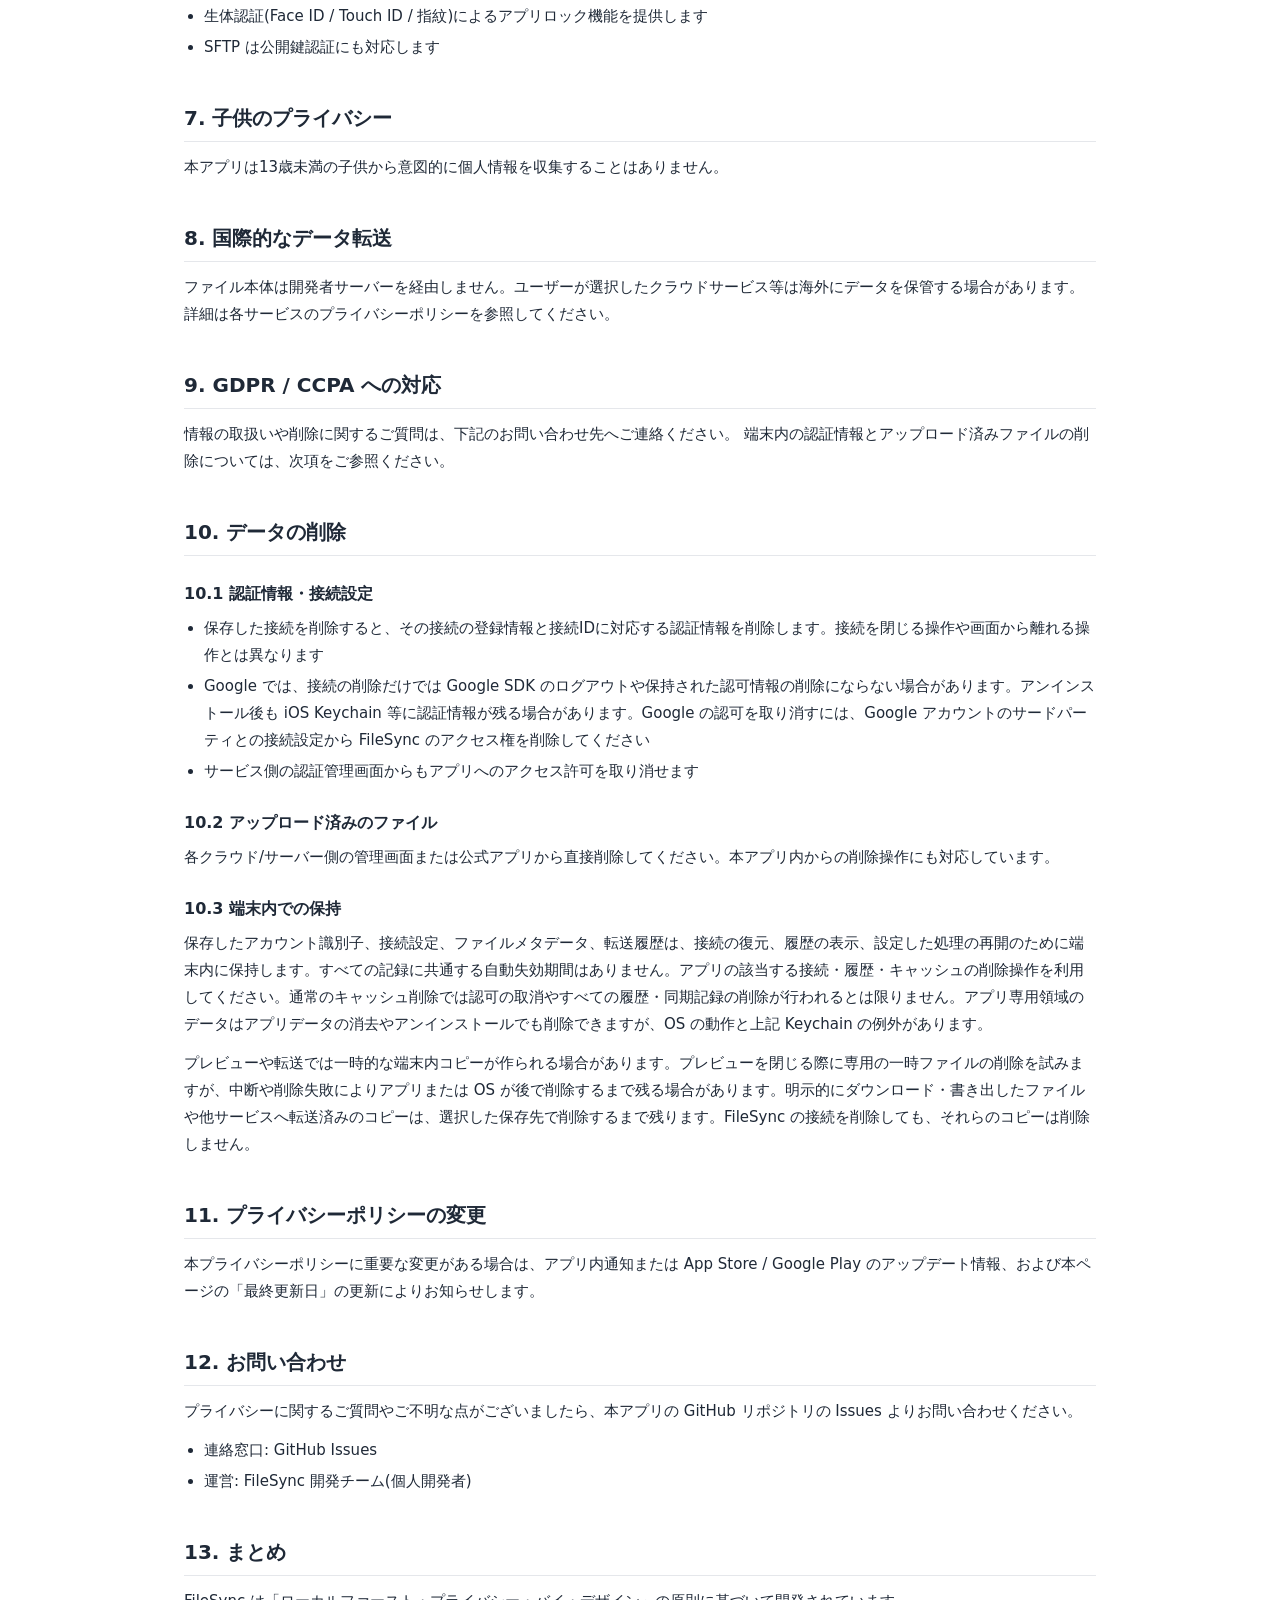
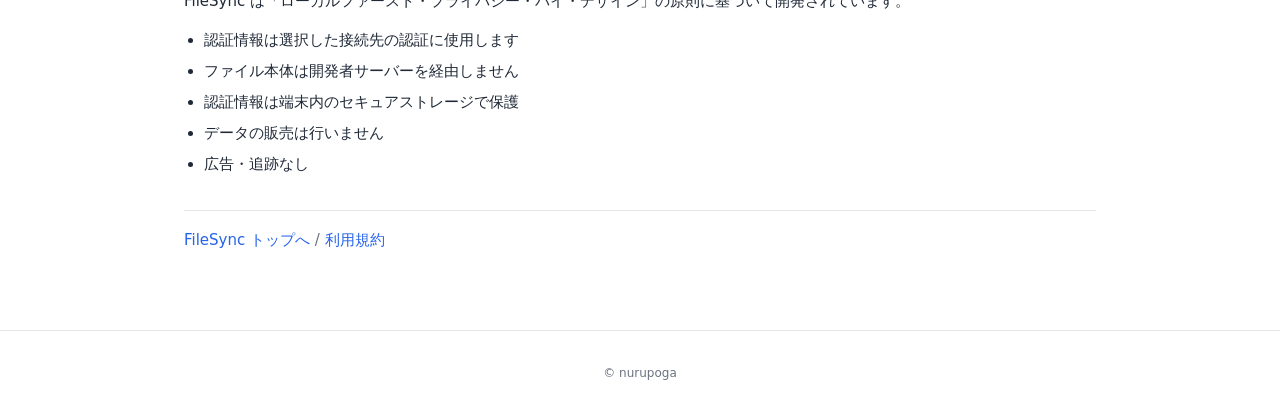
<file: filesync/privacy.html>
<!DOCTYPE html>
<html lang="ja">
<head>
<meta charset="UTF-8">
<meta name="viewport" content="width=device-width, initial-scale=1.0">
<meta name="robots" content="index,follow">
<title>プライバシーポリシー — FileSync</title>
<link rel="canonical" href="https://nurupoga.net/filesync/privacy.html">
<link rel="stylesheet" href="../style.css">
<style>
.legal-body {
  max-width: var(--max-width);
  margin: 0 auto;
  padding: 3rem 1.5rem 4rem;
}
.legal-body h1 {
  font-size: 1.75rem;
  font-weight: 800;
  margin-bottom: 0.5rem;
}
.legal-body .meta {
  font-size: 0.8125rem;
  color: var(--color-text-light);
  margin-bottom: 1.5rem;
}
.legal-body .notice {
  background: #eff6ff;
  border: 1px solid #bfdbfe;
  border-radius: 8px;
  padding: 1rem 1.25rem;
  font-size: 0.875rem;
  color: var(--color-text);
  margin-bottom: 2rem;
  line-height: 1.7;
}
.legal-body h2 {
  font-size: 1.25rem;
  font-weight: 700;
  margin-top: 2.5rem;
  margin-bottom: 0.75rem;
  padding-bottom: 0.375rem;
  border-bottom: 1px solid var(--color-border);
}
.legal-body h3 {
  font-size: 1rem;
  font-weight: 600;
  margin-top: 1.5rem;
  margin-bottom: 0.5rem;
}
.legal-body p {
  font-size: 0.9375rem;
  line-height: 1.8;
  margin-bottom: 0.75rem;
}
.legal-body ul {
  margin: 0.5rem 0 1rem 1.25rem;
  font-size: 0.9375rem;
  line-height: 1.8;
}
.legal-body ul li {
  margin-bottom: 0.25rem;
}
.legal-body a {
  color: var(--color-primary);
  text-decoration: none;
}
.legal-body a:hover {
  text-decoration: underline;
}
.lang-switch {
  display: flex;
  gap: 0.75rem;
  margin-bottom: 2rem;
}
.lang-switch a {
  font-size: 0.8125rem;
  font-weight: 500;
  color: var(--color-text-light);
  text-decoration: none;
  padding: 0.25rem 0.625rem;
  border-radius: 6px;
  transition: background 0.2s, color 0.2s;
}
.lang-switch a:hover {
  background: var(--color-bg-alt);
}
.lang-switch a.active {
  color: var(--color-primary);
  background: #eff6ff;
  font-weight: 600;
}
.changelog {
  margin-top: 2.5rem;
  padding: 1rem 1.25rem;
  background: var(--color-bg-alt);
  border-radius: 8px;
  font-size: 0.8125rem;
  color: var(--color-text-light);
}
.changelog strong {
  color: var(--color-text);
}
.changelog ul {
  margin: 0.5rem 0 0 1.25rem;
  font-size: 0.8125rem;
}
.legal-footer {
  margin-top: 2rem;
  padding-top: 1rem;
  border-top: 1px solid var(--color-border);
  font-size: 0.8125rem;
  color: var(--color-text-light);
}
.legal-footer a {
  color: var(--color-primary);
  text-decoration: none;
}
.legal-footer a:hover {
  text-decoration: underline;
}
</style>
</head>
<body>

<header class="header">
  <div class="header-inner">
    <a href="/" class="header-logo">nurupoga</a>
    <nav>
      <ul class="header-nav">
        <li><a href="/filesync/">FileSync</a></li>
        <li><a href="/filesync/privacy.html">Privacy</a></li>
        <li><a href="/filesync/terms.html">Terms</a></li>
      </ul>
    </nav>
  </div>
</header>

<div class="legal-body">
  <nav class="lang-switch" aria-label="Language">
    <a href="./privacy.html" class="active">日本語</a>
    <a href="./privacy_en.html">English</a>
  </nav>

  <h1>FileSync プライバシーポリシー</h1>
  <p class="meta">最終更新日: 2026年11月12日</p>

  <div class="notice">
    <strong>要約:</strong> FileSync は広告・追跡を行いません。ファイル転送は選択した接続先と直接行い、認証情報はその接続の認証に使用します。
    認証情報には OS のセキュアストレージを使用し、メタデータ・設定・履歴はアプリ専用領域にも保存します。
    診断情報を外部へ自動送信しません。端末内ログと手動共有については 2.2 項をご参照ください。<br><br><strong>準拠言語について:</strong> 本プライバシーポリシーは日本語を正文（原盤）として作成されています。英語等の他言語による翻訳は利用者の便宜のために提供される参考訳であり、日本語版と翻訳版の間に解釈の相違や矛盾がある場合は、日本語版が優先されます。
  </div>

  <h2>1. はじめに</h2>
  <p>
    FileSync(以下「本アプリ」)は、ユーザーのプライバシーを最重要視しています。
    本プライバシーポリシーは、本アプリがどのような情報をどのように取り扱うかを説明します。
    本アプリは、Google Drive / Dropbox / WebDAV 対応ストレージ(Koofr / pCloud 等)、SFTP / FTP サーバー、USB ストレージ、端末内ローカルストレージを統合管理するファイルマネージャーです。
  </p>

  <h2>2. 収集する情報</h2>
  <h3>2.1 広告・追跡のために収集しない情報</h3>
  <p>以下の情報を広告・追跡目的で収集しません。</p>
  <ul>
    <li>個人を特定できる情報(氏名・住所・電話番号・メールアドレス等)</li>
    <li>操作したファイルの本体データ</li>
    <li>位置情報</li>
    <li>広告ID等のトラッキング識別子(IDFA / GAID)</li>
    <li>広告目的の利用履歴・行動アナリティクス</li>
  </ul>
  <p>本アプリは広告・行動分析目的の外部アナリティクス基盤(Google Analytics / Firebase Analytics / Amplitude 等)を使用していません。</p>

  <h3>2.2 クラッシュレポート・診断ログ</h3>
  <p>
    本アプリは、クラッシュレポート・診断ログ・使用統計・パフォーマンス情報を外部へ自動送信しません。
  </p>
  <p>
    診断ログは端末内にも保存されます。ログの書き出しと外部への自動送信は別の処理です。ユーザーがログを手動で共有する場合は、内容と共有先を確認してください。
    OS 自身や接続先サービスが行う診断・アクセスログの取扱いは、それぞれの設定・ポリシーに従います。
  </p>

  <h3>2.3 端末内に保存される情報</h3>
  <p>
    以下の情報を端末内に保存します。接続時には必要な認証情報等を選択したサービスへ送信します。端末内の診断ログについては前項をご参照ください。
  </p>
  <ul>
    <li>各クラウドサービスの <strong>OAuth アクセストークン / リフレッシュトークン</strong></li>
    <li>WebDAV / SFTP / FTP の <strong>接続先情報・認証情報(ユーザー名・パスワード・SSH鍵)</strong></li>
    <li>ファイル一覧(メタデータ)の一時キャッシュ</li>
    <li>同期設定・表示設定・お気に入り</li>
    <li>バックアップ・転送ジョブの履歴、端末内の診断ログ</li>
  </ul>
  <p>
    認証情報には iOS Keychain や Android のセキュアストレージを使用します。メタデータ・設定・履歴は OS が隔離するアプリ専用領域のデータベース等にも保存し、その全体をアプリ独自に暗号化しているわけではありません。
  </p>

  <h3>2.4 ユーザー操作により外部送信される情報</h3>
  <p>
    ユーザーがバックアップ・アップロード・転送機能を使用した場合に限り、対象ファイルがユーザー自身が指定した送信先(クラウドストレージ・WebDAV / SFTP / FTP サーバー等)へ送信されます。
    これらは <strong>ユーザーが明示的に選択したサービスとの直接通信</strong>であり、開発者のサーバーを経由しません。
  </p>

  <h3>2.5 Google API のデータと Limited Use</h3>
  <p>FileSync による Google API から取得した情報の利用および転送は、Limited Use 要件を含む <a href="https://developers.google.com/terms/api-services-user-data-policy">Google API Services User Data Policy</a> に準拠します。</p>
  <p>本アプリは、ユーザーが選んだ閲覧・プレビュー・バックアップ・転送機能の提供に Google Drive のデータを使用します。ユーザーが実行または設定した転送では、選択されたデータを指定された保存先へ送信します。Google 由来のデータを販売、広告、汎用 AI・機械学習モデルの学習に使用しません。</p>

  <p>Google Drive 接続では、対象アカウントの選択・照合のために Google アカウントのメールアドレスとアカウント識別子を扱います。ファイルの表示・管理には、ファイル・フォルダの名前、ID、サイズ、種類、更新日時、リビジョン等を扱い、プレビュー・ダウンロード・転送を要求した場合にはファイル内容も扱います。これらは既存の Drive ファイルの操作を含むユーザーが選択した機能のために使用し、広告やプロファイリングのためには使用しません。</p>
  <p>Google 由来のファイルを他のクラウドやサーバーへ送るのは、ユーザーが開始または設定した転送・同期の一部としてのみです。指定先のサービスは選択されたファイルを受信し、そのサービスのプライバシーポリシーが適用されます。Google API への接続は HTTPS を使用します。指定先での保護は第6節のとおり接続方式によって異なります。</p>

  <h2>3. 第三者サービス</h2>
  <p>
    本アプリは、ユーザーが接続を選択した以下のサービスと <strong>ユーザー名義で直接通信</strong>します。本アプリ開発者は、これらのサービスにユーザーの代理として接続するのみで、認証情報は選択した接続先の認証に使用します。
  </p>
  <ul>
    <li>Google Drive(<a href="https://policies.google.com/privacy" target="_blank" rel="noopener">Google LLC のプライバシーポリシー</a>)</li>
    <li>Dropbox(<a href="https://www.dropbox.com/privacy" target="_blank" rel="noopener">Dropbox のプライバシーポリシー</a>)</li>
    <li>pCloud(<a href="https://www.pcloud.com/help/privacy-policy" target="_blank" rel="noopener">pCloud のプライバシーポリシー</a>)</li>
    <li>WebDAV / SFTP / FTP サーバー(ユーザーが指定する任意のサーバー)</li>
  </ul>
  <p>これらのサービスにおけるデータの取り扱いは、それぞれのサービス提供者のプライバシーポリシーに従います。</p>

  <h2>4. アクセス権限</h2>
  <p>本アプリが要求する OS 権限と、その用途は以下のとおりです。権限の要求時期は OS やアプリの初期化・機能の設定状態によって異なります。</p>
  <ul>
    <li><strong>写真ライブラリ</strong>: 写真・動画の自動バックアップ機能のため</li>
    <li><strong>ローカルネットワーク</strong>: WebDAV / SFTP / FTP サーバー接続のため</li>
    <li><strong>Face ID / Touch ID / 生体認証</strong>: アプリロック機能のため</li>
    <li><strong>ファイル共有・ドキュメントブラウザ</strong>: ファイルのインポート・エクスポートのため</li>
    <li><strong>バックグラウンド処理</strong>: OS が許可する範囲でバックグラウンド転送を行うため。アプリ終了後の継続を保証するものではありません</li>
    <li><strong>外部ストレージ(Android)</strong>: USB / SDカード等のローカルファイルアクセスのため</li>
  </ul>

  <h2>5. Cookie・トラッキング</h2>
  <p>本アプリは Cookie を使用しません。また、以下の機能を一切使用していません。</p>
  <ul>
    <li>広告識別子(IDFA / GAID)の収集</li>
    <li>クロスサイト・クロスアプリのトラッキング</li>
    <li>第三者広告ネットワークへの接続</li>
    <li>App Tracking Transparency(ATT)対象の追跡行為</li>
  </ul>

  <h2>6. セキュリティ</h2>
  <ul>
    <li>認証情報・トークンには OS のセキュアストレージを使用します</li>
    <li>通信の暗号化は接続方式・設定に依存します。HTTPS / SFTP は暗号化されますが、平文 FTP や HTTP 接続では通信内容が暗号化されないため、機密情報の転送には暗号化された接続を選んでください</li>
    <li>生体認証(Face ID / Touch ID / 指紋)によるアプリロック機能を提供します</li>
    <li>SFTP は公開鍵認証にも対応します</li>
  </ul>

  <h2>7. 子供のプライバシー</h2>
  <p>
    本アプリは13歳未満の子供から意図的に個人情報を収集することはありません。
  </p>

  <h2>8. 国際的なデータ転送</h2>
  <p>
    ファイル本体は開発者サーバーを経由しません。ユーザーが選択したクラウドサービス等は海外にデータを保管する場合があります。詳細は各サービスのプライバシーポリシーを参照してください。
  </p>

  <h2>9. GDPR / CCPA への対応</h2>
  <p>
    情報の取扱いや削除に関するご質問は、下記のお問い合わせ先へご連絡ください。
    端末内の認証情報とアップロード済みファイルの削除については、次項をご参照ください。
  </p>

  <h2>10. データの削除</h2>
  <h3>10.1 認証情報・接続設定</h3>
  <ul>
    <li>保存した接続を削除すると、その接続の登録情報と接続IDに対応する認証情報を削除します。接続を閉じる操作や画面から離れる操作とは異なります</li>
    <li>Google では、接続の削除だけでは Google SDK のログアウトや保持された認可情報の削除にならない場合があります。アンインストール後も iOS Keychain 等に認証情報が残る場合があります。Google の認可を取り消すには、Google アカウントのサードパーティとの接続設定から FileSync のアクセス権を削除してください</li>
    <li>サービス側の認証管理画面からもアプリへのアクセス許可を取り消せます</li>
  </ul>
  <h3>10.2 アップロード済みのファイル</h3>
  <p>
    各クラウド/サーバー側の管理画面または公式アプリから直接削除してください。本アプリ内からの削除操作にも対応しています。
  </p>

  <h3>10.3 端末内での保持</h3>
  <p>保存したアカウント識別子、接続設定、ファイルメタデータ、転送履歴は、接続の復元、履歴の表示、設定した処理の再開のために端末内に保持します。すべての記録に共通する自動失効期間はありません。アプリの該当する接続・履歴・キャッシュの削除操作を利用してください。通常のキャッシュ削除では認可の取消やすべての履歴・同期記録の削除が行われるとは限りません。アプリ専用領域のデータはアプリデータの消去やアンインストールでも削除できますが、OS の動作と上記 Keychain の例外があります。</p>
  <p>プレビューや転送では一時的な端末内コピーが作られる場合があります。プレビューを閉じる際に専用の一時ファイルの削除を試みますが、中断や削除失敗によりアプリまたは OS が後で削除するまで残る場合があります。明示的にダウンロード・書き出したファイルや他サービスへ転送済みのコピーは、選択した保存先で削除するまで残ります。FileSync の接続を削除しても、それらのコピーは削除しません。</p>

  <h2>11. プライバシーポリシーの変更</h2>
  <p>
    本プライバシーポリシーに重要な変更がある場合は、アプリ内通知または App Store / Google Play のアップデート情報、および本ページの「最終更新日」の更新によりお知らせします。
  </p>

  <h2>12. お問い合わせ</h2>
  <p>
    プライバシーに関するご質問やご不明な点がございましたら、本アプリの GitHub リポジトリの Issues よりお問い合わせください。
  </p>
  <ul>
    <li>連絡窓口: GitHub Issues</li>
    <li>運営: FileSync 開発チーム(個人開発者)</li>
  </ul>

  <h2>13. まとめ</h2>
  <p>FileSync は「ローカルファースト・プライバシー・バイ・デザイン」の原則に基づいて開発されています。</p>
  <ul>
    <li>認証情報は選択した接続先の認証に使用します</li>
    <li>ファイル本体は開発者サーバーを経由しません</li>
    <li>認証情報は端末内のセキュアストレージで保護</li>
    <li>データの販売は行いません</li>
    <li>広告・追跡なし</li>
  </ul>

  <div class="legal-footer">
    <p><a href="/filesync/">FileSync トップへ</a> / <a href="./terms.html">利用規約</a></p>
  </div>
</div>

<footer class="footer">
  &copy; nurupoga
</footer>

</body>
</html>
</file>
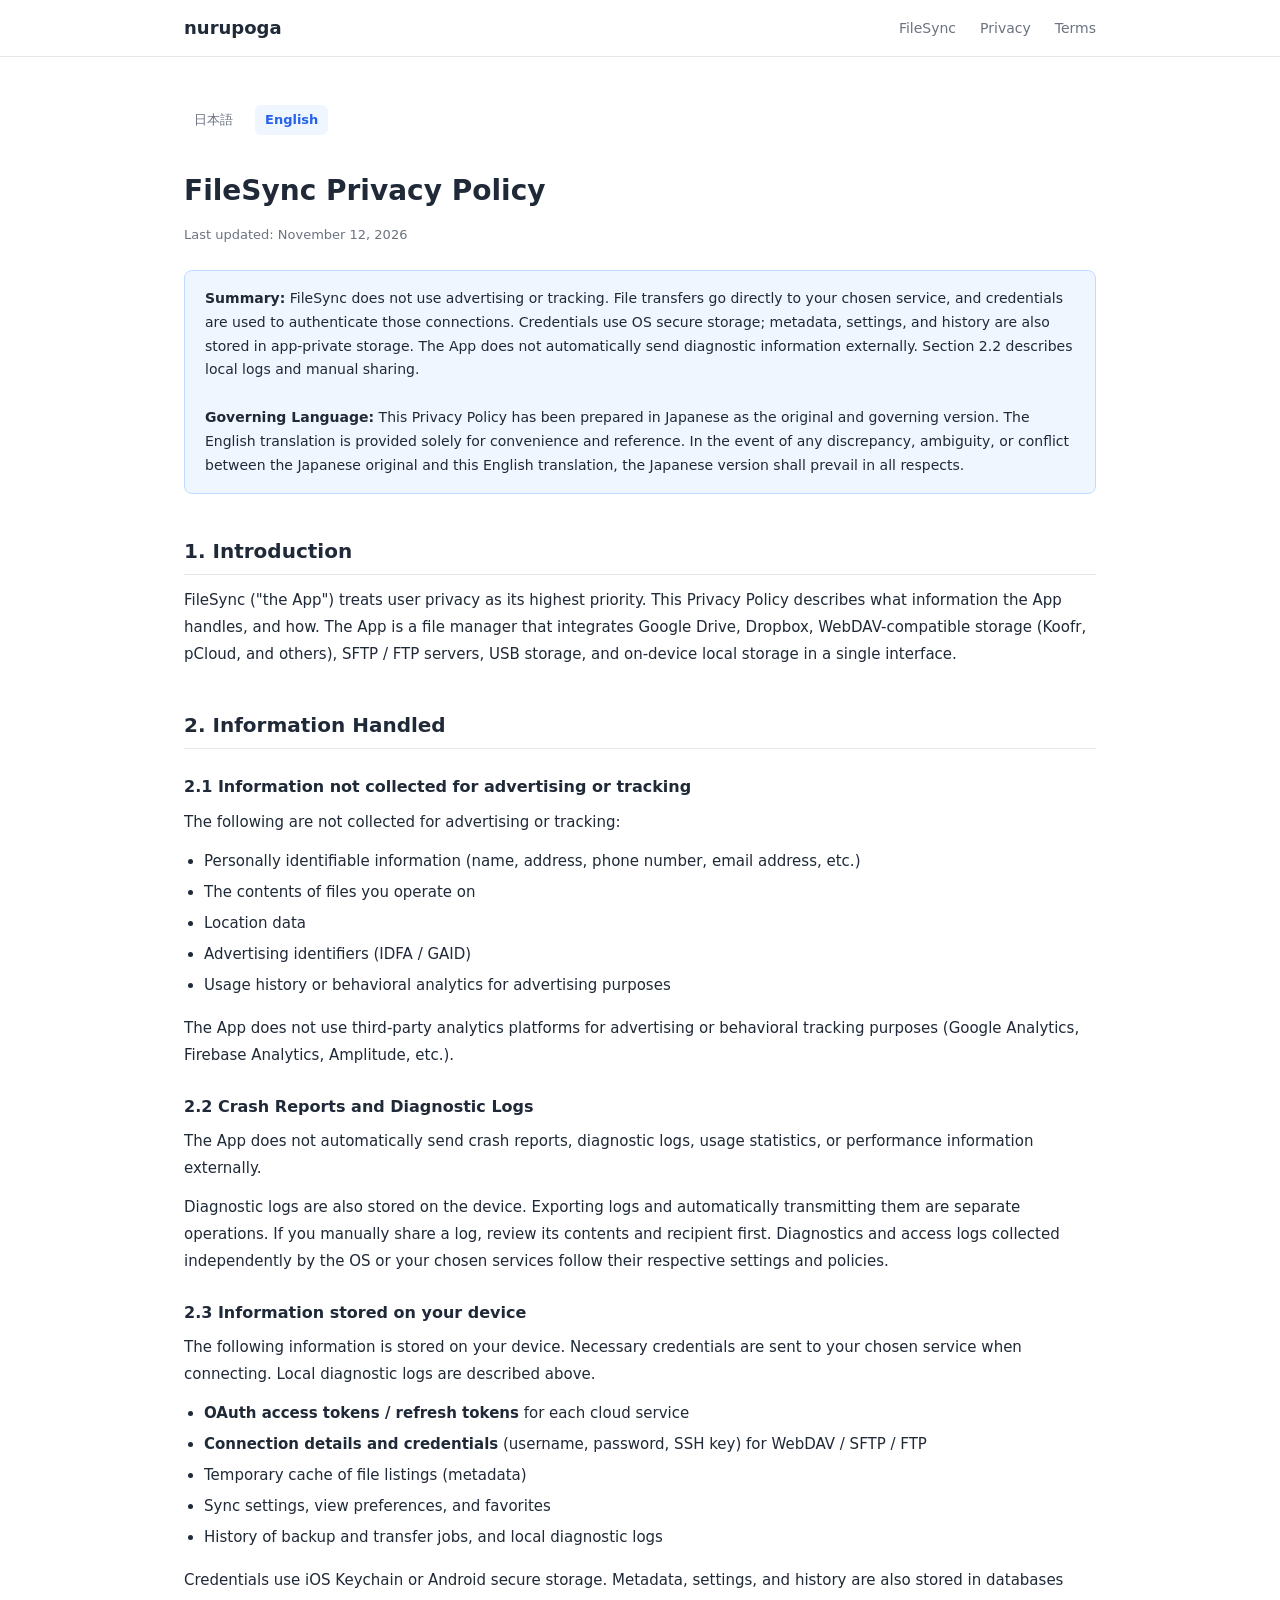
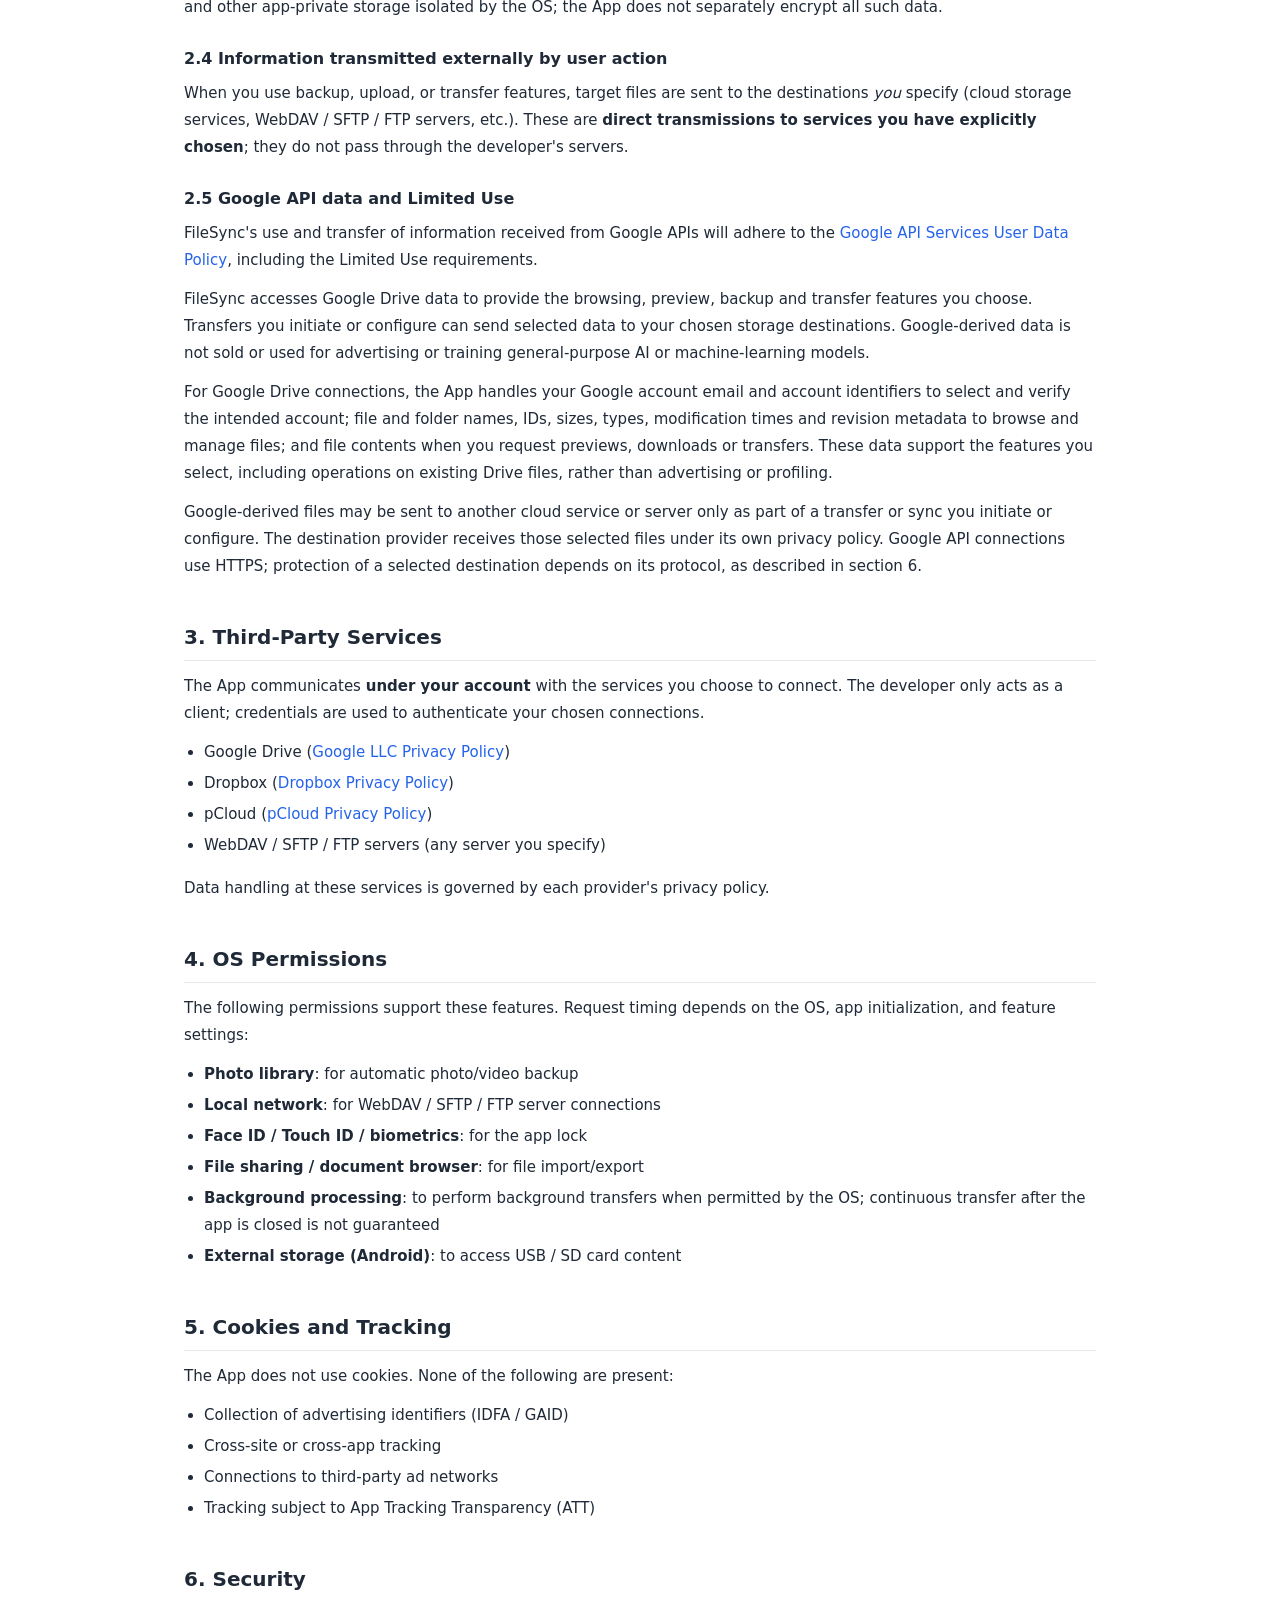
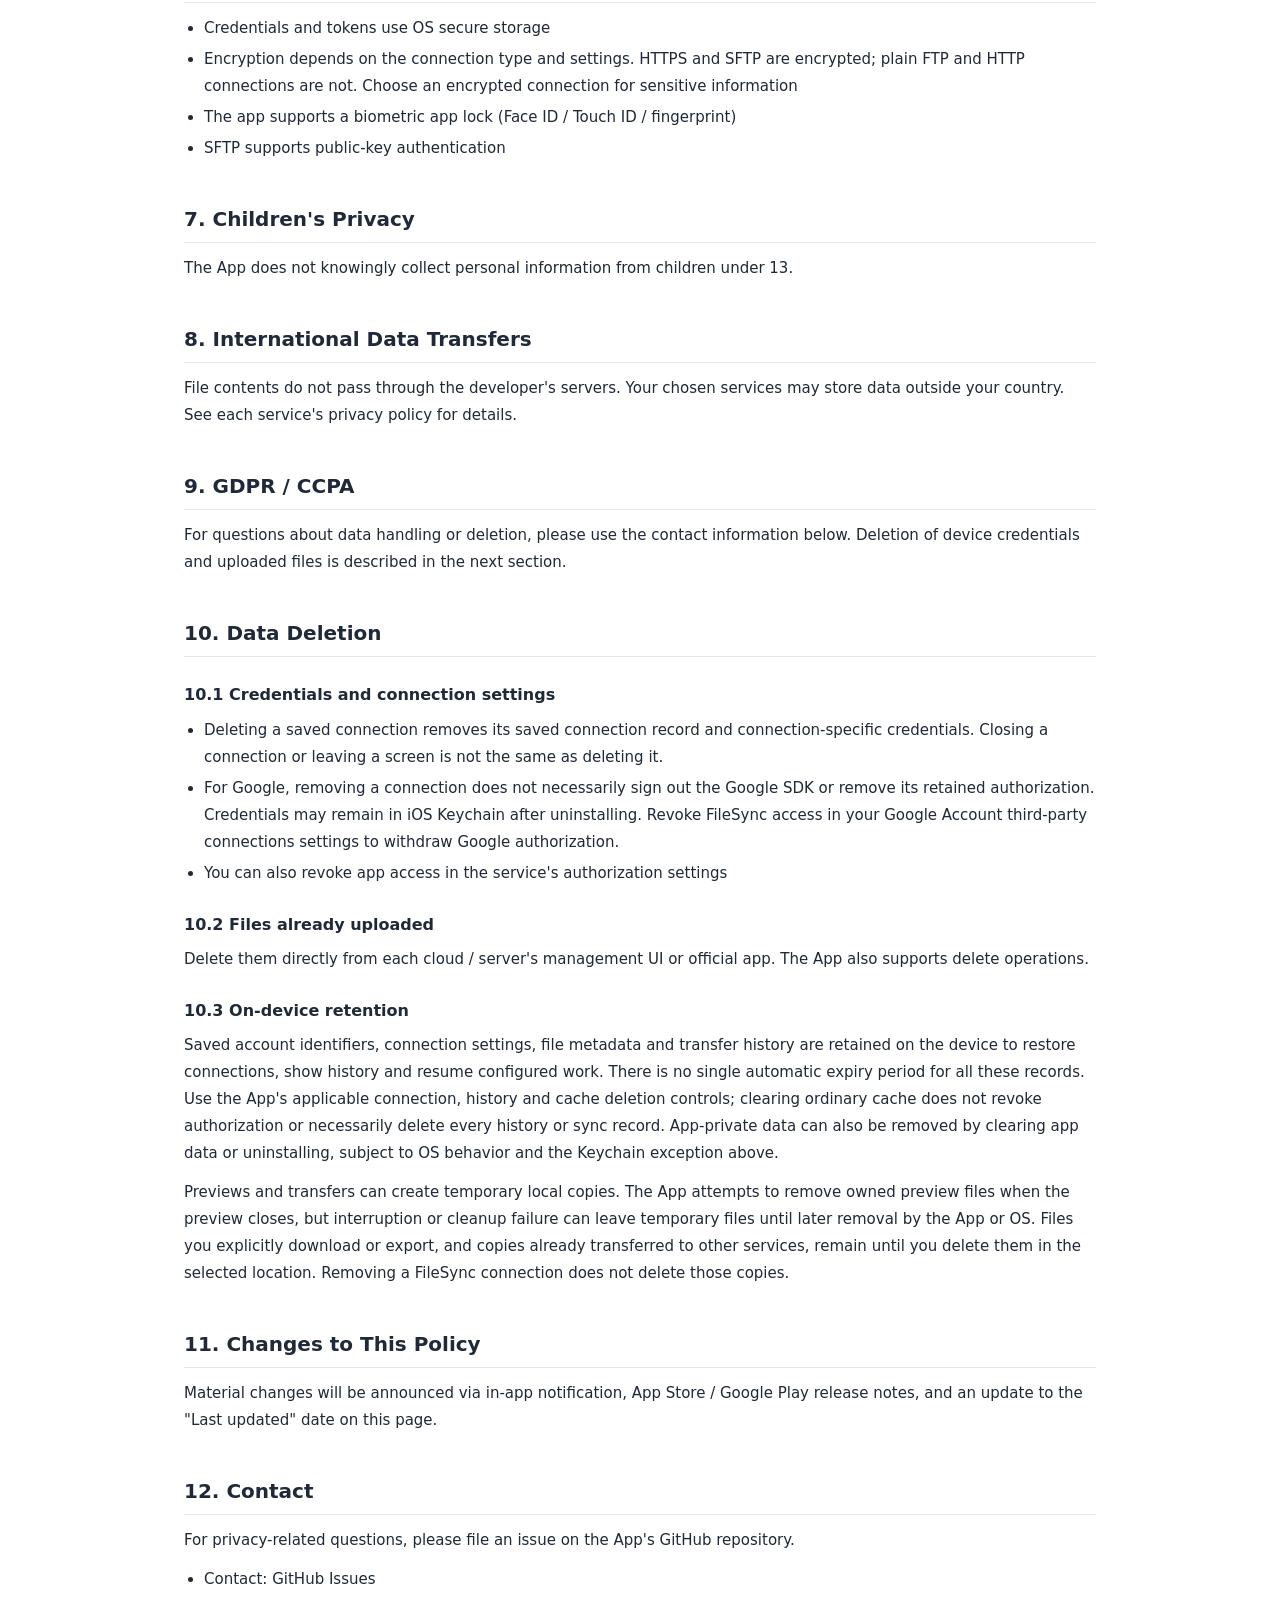
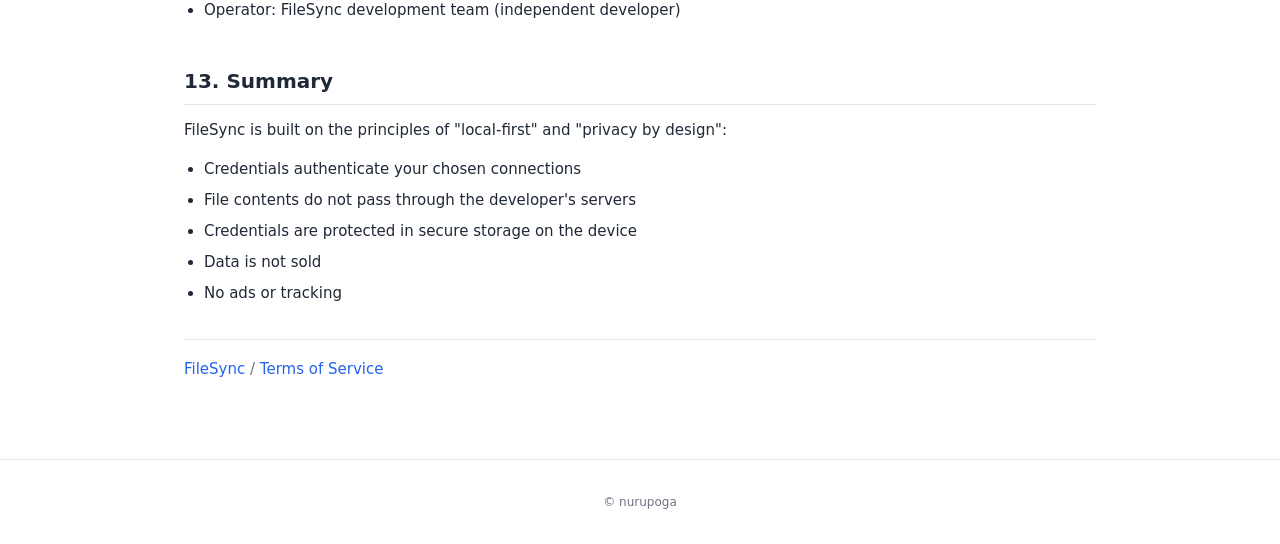
<file: filesync/privacy_en.html>
<!DOCTYPE html>
<html lang="en">
<head>
<meta charset="UTF-8">
<meta name="viewport" content="width=device-width, initial-scale=1.0">
<meta name="robots" content="index,follow">
<title>Privacy Policy — FileSync</title>
<link rel="canonical" href="https://nurupoga.net/filesync/privacy_en.html">
<link rel="stylesheet" href="../style.css">
<style>
.legal-body {
  max-width: var(--max-width);
  margin: 0 auto;
  padding: 3rem 1.5rem 4rem;
}
.legal-body h1 {
  font-size: 1.75rem;
  font-weight: 800;
  margin-bottom: 0.5rem;
}
.legal-body .meta {
  font-size: 0.8125rem;
  color: var(--color-text-light);
  margin-bottom: 1.5rem;
}
.legal-body .notice {
  background: #eff6ff;
  border: 1px solid #bfdbfe;
  border-radius: 8px;
  padding: 1rem 1.25rem;
  font-size: 0.875rem;
  color: var(--color-text);
  margin-bottom: 2rem;
  line-height: 1.7;
}
.legal-body h2 {
  font-size: 1.25rem;
  font-weight: 700;
  margin-top: 2.5rem;
  margin-bottom: 0.75rem;
  padding-bottom: 0.375rem;
  border-bottom: 1px solid var(--color-border);
}
.legal-body h3 {
  font-size: 1rem;
  font-weight: 600;
  margin-top: 1.5rem;
  margin-bottom: 0.5rem;
}
.legal-body p {
  font-size: 0.9375rem;
  line-height: 1.8;
  margin-bottom: 0.75rem;
}
.legal-body ul {
  margin: 0.5rem 0 1rem 1.25rem;
  font-size: 0.9375rem;
  line-height: 1.8;
}
.legal-body ul li {
  margin-bottom: 0.25rem;
}
.legal-body a {
  color: var(--color-primary);
  text-decoration: none;
}
.legal-body a:hover {
  text-decoration: underline;
}
.lang-switch {
  display: flex;
  gap: 0.75rem;
  margin-bottom: 2rem;
}
.lang-switch a {
  font-size: 0.8125rem;
  font-weight: 500;
  color: var(--color-text-light);
  text-decoration: none;
  padding: 0.25rem 0.625rem;
  border-radius: 6px;
  transition: background 0.2s, color 0.2s;
}
.lang-switch a:hover {
  background: var(--color-bg-alt);
}
.lang-switch a.active {
  color: var(--color-primary);
  background: #eff6ff;
  font-weight: 600;
}
.changelog {
  margin-top: 2.5rem;
  padding: 1rem 1.25rem;
  background: var(--color-bg-alt);
  border-radius: 8px;
  font-size: 0.8125rem;
  color: var(--color-text-light);
}
.changelog strong {
  color: var(--color-text);
}
.changelog ul {
  margin: 0.5rem 0 0 1.25rem;
  font-size: 0.8125rem;
}
.legal-footer {
  margin-top: 2rem;
  padding-top: 1rem;
  border-top: 1px solid var(--color-border);
  font-size: 0.8125rem;
  color: var(--color-text-light);
}
.legal-footer a {
  color: var(--color-primary);
  text-decoration: none;
}
.legal-footer a:hover {
  text-decoration: underline;
}
</style>
</head>
<body>

<header class="header">
  <div class="header-inner">
    <a href="/" class="header-logo">nurupoga</a>
    <nav>
      <ul class="header-nav">
        <li><a href="/filesync/">FileSync</a></li>
        <li><a href="/filesync/privacy.html">Privacy</a></li>
        <li><a href="/filesync/terms.html">Terms</a></li>
      </ul>
    </nav>
  </div>
</header>

<div class="legal-body">
  <nav class="lang-switch" aria-label="Language">
    <a href="./privacy.html">日本語</a>
    <a href="./privacy_en.html" class="active">English</a>
  </nav>

  <h1>FileSync Privacy Policy</h1>
  <p class="meta">Last updated: November 12, 2026</p>

  <div class="notice">
    <strong>Summary:</strong> FileSync does not use advertising or tracking. File transfers go directly to your chosen service, and credentials are used to authenticate those connections.
    Credentials use OS secure storage; metadata, settings, and history are also stored in app-private storage.
    The App does not automatically send diagnostic information externally. Section 2.2 describes local logs and manual sharing.<br><br><strong>Governing Language:</strong> This Privacy Policy has been prepared in Japanese as the original and governing version. The English translation is provided solely for convenience and reference. In the event of any discrepancy, ambiguity, or conflict between the Japanese original and this English translation, the Japanese version shall prevail in all respects.
  </div>

  <h2>1. Introduction</h2>
  <p>
    FileSync ("the App") treats user privacy as its highest priority.
    This Privacy Policy describes what information the App handles, and how.
    The App is a file manager that integrates Google Drive, Dropbox, WebDAV-compatible storage (Koofr, pCloud, and others), SFTP / FTP servers, USB storage, and on-device local storage in a single interface.
  </p>

  <h2>2. Information Handled</h2>
  <h3>2.1 Information not collected for advertising or tracking</h3>
  <p>The following are not collected for advertising or tracking:</p>
  <ul>
    <li>Personally identifiable information (name, address, phone number, email address, etc.)</li>
    <li>The contents of files you operate on</li>
    <li>Location data</li>
    <li>Advertising identifiers (IDFA / GAID)</li>
    <li>Usage history or behavioral analytics for advertising purposes</li>
  </ul>
  <p>The App does not use third-party analytics platforms for advertising or behavioral tracking purposes (Google Analytics, Firebase Analytics, Amplitude, etc.).</p>

  <h3>2.2 Crash Reports and Diagnostic Logs</h3>
  <p>
    The App does not automatically send crash reports, diagnostic logs, usage statistics, or performance information externally.
  </p>
  <p>
    Diagnostic logs are also stored on the device. Exporting logs and automatically transmitting them are separate operations. If you manually share a log, review its contents and recipient first.
    Diagnostics and access logs collected independently by the OS or your chosen services follow their respective settings and policies.
  </p>

  <h3>2.3 Information stored on your device</h3>
  <p>The following information is stored on your device. Necessary credentials are sent to your chosen service when connecting. Local diagnostic logs are described above.</p>
  <ul>
    <li><strong>OAuth access tokens / refresh tokens</strong> for each cloud service</li>
    <li><strong>Connection details and credentials</strong> (username, password, SSH key) for WebDAV / SFTP / FTP</li>
    <li>Temporary cache of file listings (metadata)</li>
    <li>Sync settings, view preferences, and favorites</li>
    <li>History of backup and transfer jobs, and local diagnostic logs</li>
  </ul>
  <p>
    Credentials use iOS Keychain or Android secure storage. Metadata, settings, and history are also stored in databases and other app-private storage isolated by the OS; the App does not separately encrypt all such data.
  </p>

  <h3>2.4 Information transmitted externally by user action</h3>
  <p>
    When you use backup, upload, or transfer features, target files are sent to the destinations <em>you</em> specify (cloud storage services, WebDAV / SFTP / FTP servers, etc.).
    These are <strong>direct transmissions to services you have explicitly chosen</strong>; they do not pass through the developer's servers.
  </p>

  <h3>2.5 Google API data and Limited Use</h3>
  <p>FileSync's use and transfer of information received from Google APIs will adhere to the <a href="https://developers.google.com/terms/api-services-user-data-policy">Google API Services User Data Policy</a>, including the Limited Use requirements.</p>
  <p>FileSync accesses Google Drive data to provide the browsing, preview, backup and transfer features you choose. Transfers you initiate or configure can send selected data to your chosen storage destinations. Google-derived data is not sold or used for advertising or training general-purpose AI or machine-learning models.</p>

  <p>For Google Drive connections, the App handles your Google account email and account identifiers to select and verify the intended account; file and folder names, IDs, sizes, types, modification times and revision metadata to browse and manage files; and file contents when you request previews, downloads or transfers. These data support the features you select, including operations on existing Drive files, rather than advertising or profiling.</p>
  <p>Google-derived files may be sent to another cloud service or server only as part of a transfer or sync you initiate or configure. The destination provider receives those selected files under its own privacy policy. Google API connections use HTTPS; protection of a selected destination depends on its protocol, as described in section 6.</p>

  <h2>3. Third-Party Services</h2>
  <p>
    The App communicates <strong>under your account</strong> with the services you choose to connect. The developer only acts as a client; credentials are used to authenticate your chosen connections.
  </p>
  <ul>
    <li>Google Drive (<a href="https://policies.google.com/privacy" target="_blank" rel="noopener">Google LLC Privacy Policy</a>)</li>
    <li>Dropbox (<a href="https://www.dropbox.com/privacy" target="_blank" rel="noopener">Dropbox Privacy Policy</a>)</li>
    <li>pCloud (<a href="https://www.pcloud.com/help/privacy-policy" target="_blank" rel="noopener">pCloud Privacy Policy</a>)</li>
    <li>WebDAV / SFTP / FTP servers (any server you specify)</li>
  </ul>
  <p>Data handling at these services is governed by each provider's privacy policy.</p>

  <h2>4. OS Permissions</h2>
  <p>The following permissions support these features. Request timing depends on the OS, app initialization, and feature settings:</p>
  <ul>
    <li><strong>Photo library</strong>: for automatic photo/video backup</li>
    <li><strong>Local network</strong>: for WebDAV / SFTP / FTP server connections</li>
    <li><strong>Face ID / Touch ID / biometrics</strong>: for the app lock</li>
    <li><strong>File sharing / document browser</strong>: for file import/export</li>
    <li><strong>Background processing</strong>: to perform background transfers when permitted by the OS; continuous transfer after the app is closed is not guaranteed</li>
    <li><strong>External storage (Android)</strong>: to access USB / SD card content</li>
  </ul>

  <h2>5. Cookies and Tracking</h2>
  <p>The App does not use cookies. None of the following are present:</p>
  <ul>
    <li>Collection of advertising identifiers (IDFA / GAID)</li>
    <li>Cross-site or cross-app tracking</li>
    <li>Connections to third-party ad networks</li>
    <li>Tracking subject to App Tracking Transparency (ATT)</li>
  </ul>

  <h2>6. Security</h2>
  <ul>
    <li>Credentials and tokens use OS secure storage</li>
    <li>Encryption depends on the connection type and settings. HTTPS and SFTP are encrypted; plain FTP and HTTP connections are not. Choose an encrypted connection for sensitive information</li>
    <li>The app supports a biometric app lock (Face ID / Touch ID / fingerprint)</li>
    <li>SFTP supports public-key authentication</li>
  </ul>

  <h2>7. Children's Privacy</h2>
  <p>
    The App does not knowingly collect personal information from children under 13.
  </p>

  <h2>8. International Data Transfers</h2>
  <p>
    File contents do not pass through the developer's servers. Your chosen services may store data outside your country. See each service's privacy policy for details.
  </p>

  <h2>9. GDPR / CCPA</h2>
  <p>
    For questions about data handling or deletion, please use the contact information below.
    Deletion of device credentials and uploaded files is described in the next section.
  </p>

  <h2>10. Data Deletion</h2>
  <h3>10.1 Credentials and connection settings</h3>
  <ul>
    <li>Deleting a saved connection removes its saved connection record and connection-specific credentials. Closing a connection or leaving a screen is not the same as deleting it.</li>
    <li>For Google, removing a connection does not necessarily sign out the Google SDK or remove its retained authorization. Credentials may remain in iOS Keychain after uninstalling. Revoke FileSync access in your Google Account third-party connections settings to withdraw Google authorization.</li>
    <li>You can also revoke app access in the service's authorization settings</li>
  </ul>
  <h3>10.2 Files already uploaded</h3>
  <p>Delete them directly from each cloud / server's management UI or official app. The App also supports delete operations.</p>

  <h3>10.3 On-device retention</h3>
  <p>Saved account identifiers, connection settings, file metadata and transfer history are retained on the device to restore connections, show history and resume configured work. There is no single automatic expiry period for all these records. Use the App's applicable connection, history and cache deletion controls; clearing ordinary cache does not revoke authorization or necessarily delete every history or sync record. App-private data can also be removed by clearing app data or uninstalling, subject to OS behavior and the Keychain exception above.</p>
  <p>Previews and transfers can create temporary local copies. The App attempts to remove owned preview files when the preview closes, but interruption or cleanup failure can leave temporary files until later removal by the App or OS. Files you explicitly download or export, and copies already transferred to other services, remain until you delete them in the selected location. Removing a FileSync connection does not delete those copies.</p>

  <h2>11. Changes to This Policy</h2>
  <p>
    Material changes will be announced via in-app notification, App Store / Google Play release notes, and an update to the "Last updated" date on this page.
  </p>

  <h2>12. Contact</h2>
  <p>For privacy-related questions, please file an issue on the App's GitHub repository.</p>
  <ul>
    <li>Contact: GitHub Issues</li>
    <li>Operator: FileSync development team (independent developer)</li>
  </ul>

  <h2>13. Summary</h2>
  <p>FileSync is built on the principles of "local-first" and "privacy by design":</p>
  <ul>
    <li>Credentials authenticate your chosen connections</li>
    <li>File contents do not pass through the developer's servers</li>
    <li>Credentials are protected in secure storage on the device</li>
    <li>Data is not sold</li>
    <li>No ads or tracking</li>
  </ul>

  <div class="legal-footer">
    <p><a href="/filesync/">FileSync</a> / <a href="./terms_en.html">Terms of Service</a></p>
  </div>
</div>

<footer class="footer">
  &copy; nurupoga
</footer>

</body>
</html>
</file>
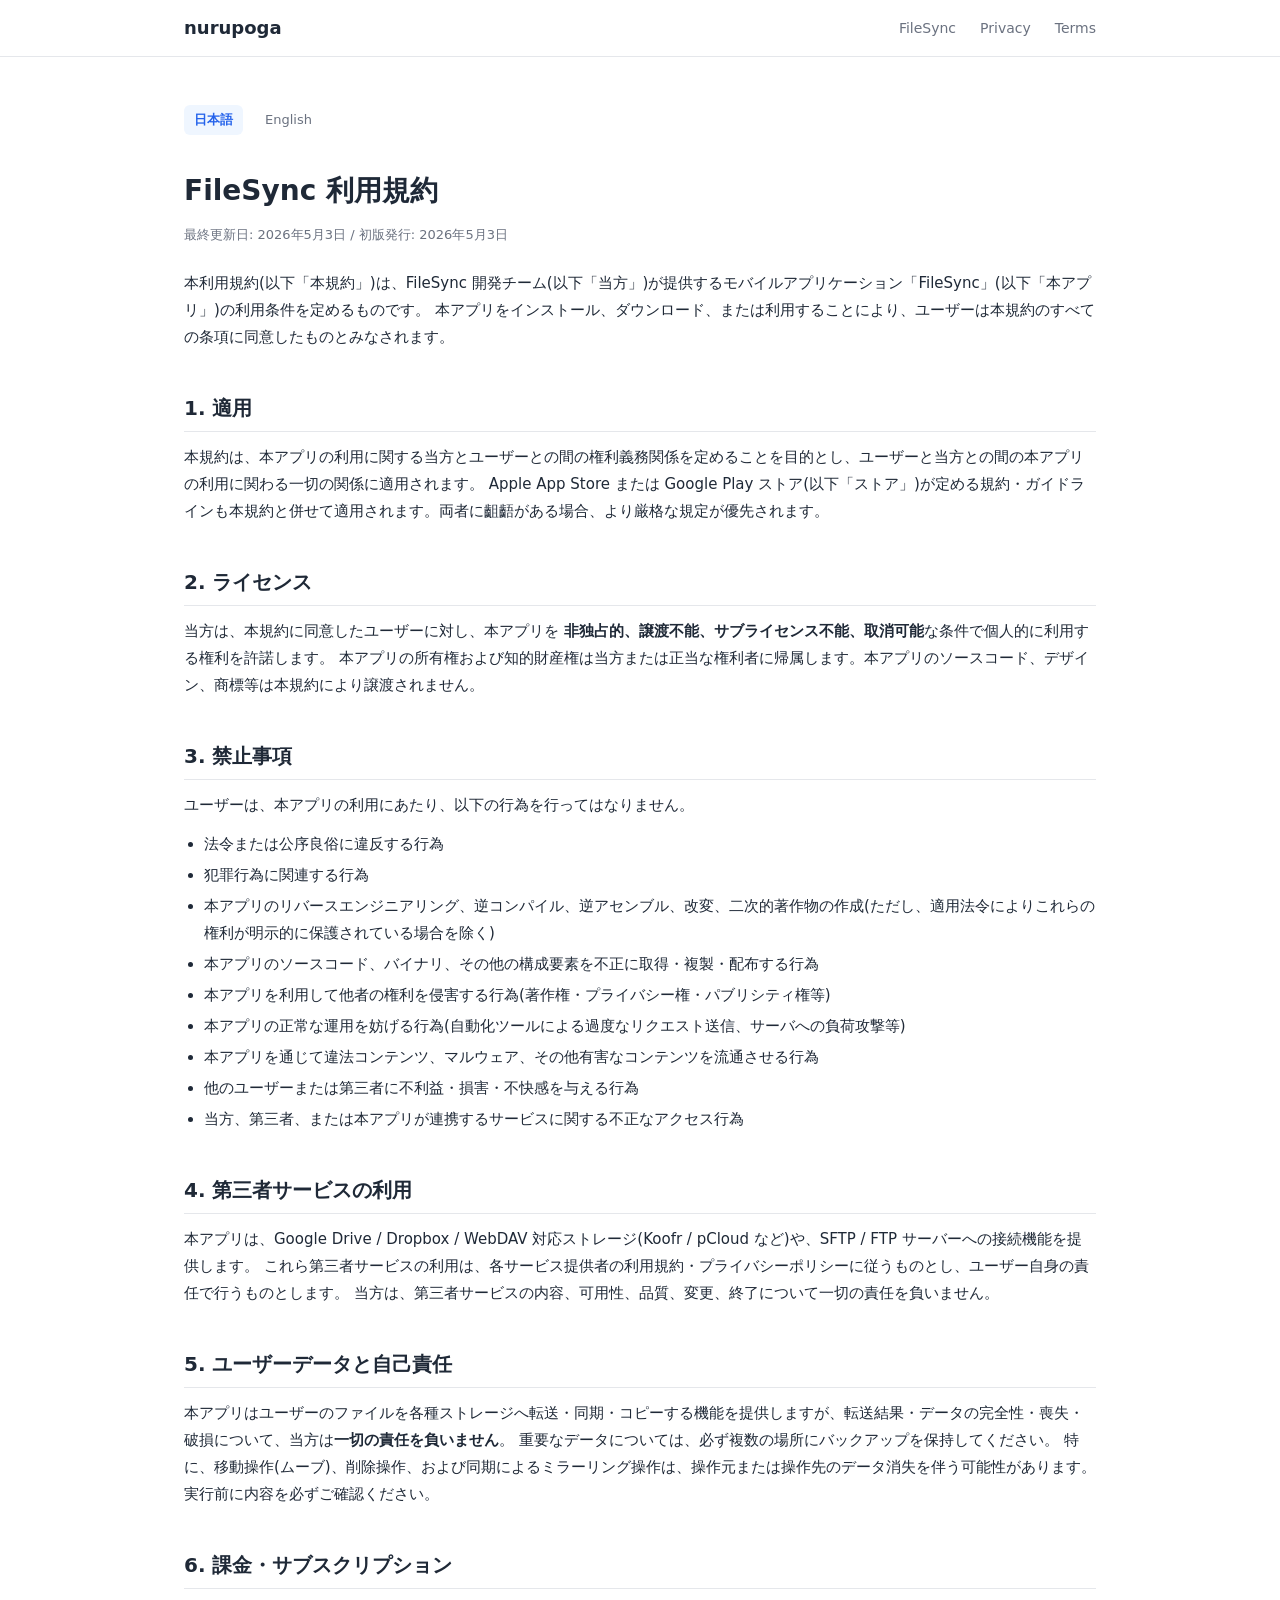
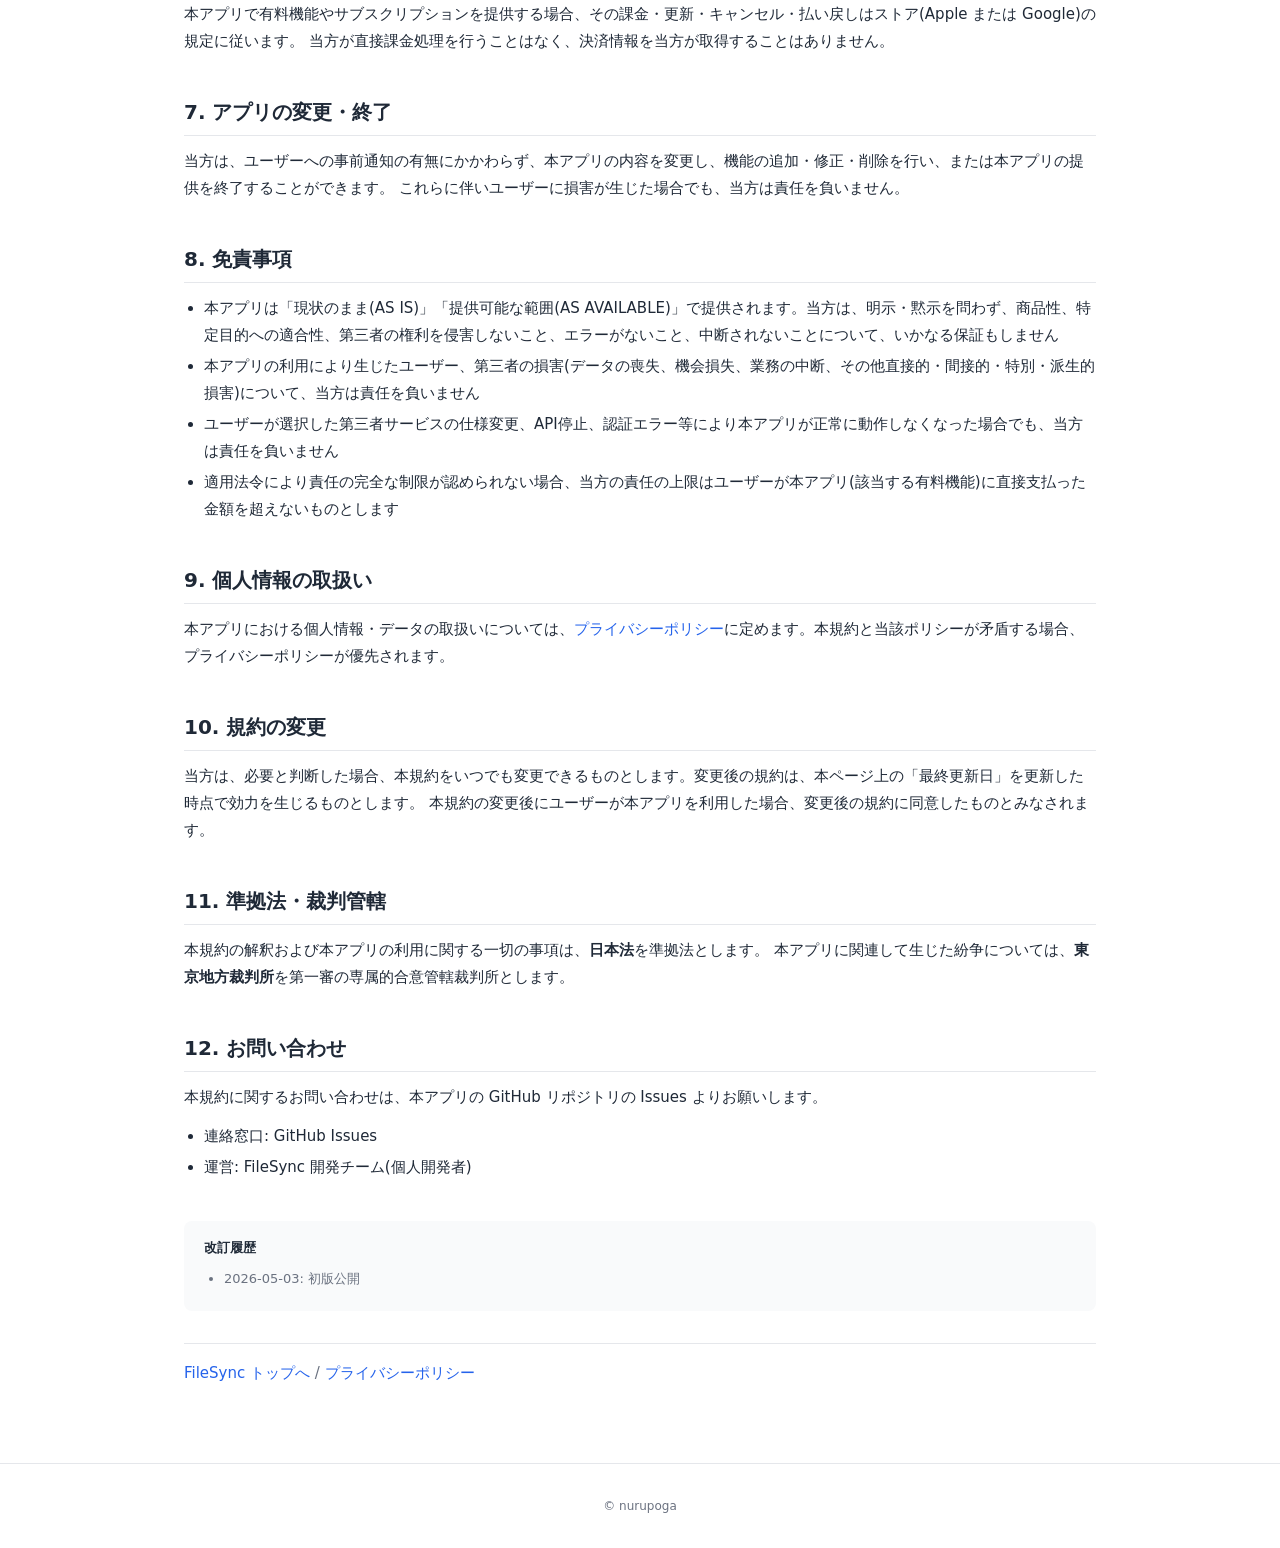
<file: filesync/terms.html>
<!DOCTYPE html>
<html lang="ja">
<head>
<meta charset="UTF-8">
<meta name="viewport" content="width=device-width, initial-scale=1.0">
<meta name="robots" content="index,follow">
<title>利用規約 — FileSync</title>
<link rel="canonical" href="https://nurupoga.net/filesync/terms.html">
<link rel="stylesheet" href="../style.css">
<style>
.legal-body {
  max-width: var(--max-width);
  margin: 0 auto;
  padding: 3rem 1.5rem 4rem;
}
.legal-body h1 {
  font-size: 1.75rem;
  font-weight: 800;
  margin-bottom: 0.5rem;
}
.legal-body .meta {
  font-size: 0.8125rem;
  color: var(--color-text-light);
  margin-bottom: 1.5rem;
}
.legal-body h2 {
  font-size: 1.25rem;
  font-weight: 700;
  margin-top: 2.5rem;
  margin-bottom: 0.75rem;
  padding-bottom: 0.375rem;
  border-bottom: 1px solid var(--color-border);
}
.legal-body p {
  font-size: 0.9375rem;
  line-height: 1.8;
  margin-bottom: 0.75rem;
}
.legal-body ul {
  margin: 0.5rem 0 1rem 1.25rem;
  font-size: 0.9375rem;
  line-height: 1.8;
}
.legal-body ul li {
  margin-bottom: 0.25rem;
}
.legal-body a {
  color: var(--color-primary);
  text-decoration: none;
}
.legal-body a:hover {
  text-decoration: underline;
}
.lang-switch {
  display: flex;
  gap: 0.75rem;
  margin-bottom: 2rem;
}
.lang-switch a {
  font-size: 0.8125rem;
  font-weight: 500;
  color: var(--color-text-light);
  text-decoration: none;
  padding: 0.25rem 0.625rem;
  border-radius: 6px;
  transition: background 0.2s, color 0.2s;
}
.lang-switch a:hover {
  background: var(--color-bg-alt);
}
.lang-switch a.active {
  color: var(--color-primary);
  background: #eff6ff;
  font-weight: 600;
}
.changelog {
  margin-top: 2.5rem;
  padding: 1rem 1.25rem;
  background: var(--color-bg-alt);
  border-radius: 8px;
  font-size: 0.8125rem;
  color: var(--color-text-light);
}
.changelog strong {
  color: var(--color-text);
}
.changelog ul {
  margin: 0.5rem 0 0 1.25rem;
  font-size: 0.8125rem;
}
.legal-footer {
  margin-top: 2rem;
  padding-top: 1rem;
  border-top: 1px solid var(--color-border);
  font-size: 0.8125rem;
  color: var(--color-text-light);
}
.legal-footer a {
  color: var(--color-primary);
  text-decoration: none;
}
.legal-footer a:hover {
  text-decoration: underline;
}
</style>
</head>
<body>

<header class="header">
  <div class="header-inner">
    <a href="/" class="header-logo">nurupoga</a>
    <nav>
      <ul class="header-nav">
        <li><a href="/filesync/">FileSync</a></li>
        <li><a href="/filesync/privacy.html">Privacy</a></li>
        <li><a href="/filesync/terms.html">Terms</a></li>
      </ul>
    </nav>
  </div>
</header>

<div class="legal-body">
  <nav class="lang-switch" aria-label="Language">
    <a href="./terms.html" class="active">日本語</a>
    <a href="./terms_en.html">English</a>
  </nav>

  <h1>FileSync 利用規約</h1>
  <p class="meta">最終更新日: 2026年5月3日 / 初版発行: 2026年5月3日</p>

  <p>
    本利用規約(以下「本規約」)は、FileSync 開発チーム(以下「当方」)が提供するモバイルアプリケーション「FileSync」(以下「本アプリ」)の利用条件を定めるものです。
    本アプリをインストール、ダウンロード、または利用することにより、ユーザーは本規約のすべての条項に同意したものとみなされます。
  </p>

  <h2>1. 適用</h2>
  <p>
    本規約は、本アプリの利用に関する当方とユーザーとの間の権利義務関係を定めることを目的とし、ユーザーと当方との間の本アプリの利用に関わる一切の関係に適用されます。
    Apple App Store または Google Play ストア(以下「ストア」)が定める規約・ガイドラインも本規約と併せて適用されます。両者に齟齬がある場合、より厳格な規定が優先されます。
  </p>

  <h2>2. ライセンス</h2>
  <p>
    当方は、本規約に同意したユーザーに対し、本アプリを <strong>非独占的、譲渡不能、サブライセンス不能、取消可能</strong>な条件で個人的に利用する権利を許諾します。
    本アプリの所有権および知的財産権は当方または正当な権利者に帰属します。本アプリのソースコード、デザイン、商標等は本規約により譲渡されません。
  </p>

  <h2>3. 禁止事項</h2>
  <p>ユーザーは、本アプリの利用にあたり、以下の行為を行ってはなりません。</p>
  <ul>
    <li>法令または公序良俗に違反する行為</li>
    <li>犯罪行為に関連する行為</li>
    <li>本アプリのリバースエンジニアリング、逆コンパイル、逆アセンブル、改変、二次的著作物の作成(ただし、適用法令によりこれらの権利が明示的に保護されている場合を除く)</li>
    <li>本アプリのソースコード、バイナリ、その他の構成要素を不正に取得・複製・配布する行為</li>
    <li>本アプリを利用して他者の権利を侵害する行為(著作権・プライバシー権・パブリシティ権等)</li>
    <li>本アプリの正常な運用を妨げる行為(自動化ツールによる過度なリクエスト送信、サーバへの負荷攻撃等)</li>
    <li>本アプリを通じて違法コンテンツ、マルウェア、その他有害なコンテンツを流通させる行為</li>
    <li>他のユーザーまたは第三者に不利益・損害・不快感を与える行為</li>
    <li>当方、第三者、または本アプリが連携するサービスに関する不正なアクセス行為</li>
  </ul>

  <h2>4. 第三者サービスの利用</h2>
  <p>
    本アプリは、Google Drive / Dropbox / WebDAV 対応ストレージ(Koofr / pCloud など)や、SFTP / FTP サーバーへの接続機能を提供します。
    これら第三者サービスの利用は、各サービス提供者の利用規約・プライバシーポリシーに従うものとし、ユーザー自身の責任で行うものとします。
    当方は、第三者サービスの内容、可用性、品質、変更、終了について一切の責任を負いません。
  </p>

  <h2>5. ユーザーデータと自己責任</h2>
  <p>
    本アプリはユーザーのファイルを各種ストレージへ転送・同期・コピーする機能を提供しますが、転送結果・データの完全性・喪失・破損について、当方は<strong>一切の責任を負いません</strong>。
    重要なデータについては、必ず複数の場所にバックアップを保持してください。
    特に、移動操作(ムーブ)、削除操作、および同期によるミラーリング操作は、操作元または操作先のデータ消失を伴う可能性があります。実行前に内容を必ずご確認ください。
  </p>

  <h2>6. 課金・サブスクリプション</h2>
  <p>
    本アプリで有料機能やサブスクリプションを提供する場合、その課金・更新・キャンセル・払い戻しはストア(Apple または Google)の規定に従います。
    当方が直接課金処理を行うことはなく、決済情報を当方が取得することはありません。
  </p>

  <h2>7. アプリの変更・終了</h2>
  <p>
    当方は、ユーザーへの事前通知の有無にかかわらず、本アプリの内容を変更し、機能の追加・修正・削除を行い、または本アプリの提供を終了することができます。
    これらに伴いユーザーに損害が生じた場合でも、当方は責任を負いません。
  </p>

  <h2>8. 免責事項</h2>
  <ul>
    <li>本アプリは「現状のまま(AS IS)」「提供可能な範囲(AS AVAILABLE)」で提供されます。当方は、明示・黙示を問わず、商品性、特定目的への適合性、第三者の権利を侵害しないこと、エラーがないこと、中断されないことについて、いかなる保証もしません</li>
    <li>本アプリの利用により生じたユーザー、第三者の損害(データの喪失、機会損失、業務の中断、その他直接的・間接的・特別・派生的損害)について、当方は責任を負いません</li>
    <li>ユーザーが選択した第三者サービスの仕様変更、API停止、認証エラー等により本アプリが正常に動作しなくなった場合でも、当方は責任を負いません</li>
    <li>適用法令により責任の完全な制限が認められない場合、当方の責任の上限はユーザーが本アプリ(該当する有料機能)に直接支払った金額を超えないものとします</li>
  </ul>

  <h2>9. 個人情報の取扱い</h2>
  <p>
    本アプリにおける個人情報・データの取扱いについては、<a href="./privacy.html">プライバシーポリシー</a>に定めます。本規約と当該ポリシーが矛盾する場合、プライバシーポリシーが優先されます。
  </p>

  <h2>10. 規約の変更</h2>
  <p>
    当方は、必要と判断した場合、本規約をいつでも変更できるものとします。変更後の規約は、本ページ上の「最終更新日」を更新した時点で効力を生じるものとします。
    本規約の変更後にユーザーが本アプリを利用した場合、変更後の規約に同意したものとみなされます。
  </p>

  <h2>11. 準拠法・裁判管轄</h2>
  <p>
    本規約の解釈および本アプリの利用に関する一切の事項は、<strong>日本法</strong>を準拠法とします。
    本アプリに関連して生じた紛争については、<strong>東京地方裁判所</strong>を第一審の専属的合意管轄裁判所とします。
  </p>

  <h2>12. お問い合わせ</h2>
  <p>本規約に関するお問い合わせは、本アプリの GitHub リポジトリの Issues よりお願いします。</p>
  <ul>
    <li>連絡窓口: GitHub Issues</li>
    <li>運営: FileSync 開発チーム(個人開発者)</li>
  </ul>

  <div class="changelog">
    <strong>改訂履歴</strong>
    <ul>
      <li>2026-05-03: 初版公開</li>
    </ul>
  </div>

  <div class="legal-footer">
    <p><a href="/filesync/">FileSync トップへ</a> / <a href="./privacy.html">プライバシーポリシー</a></p>
  </div>
</div>

<footer class="footer">
  &copy; nurupoga
</footer>

</body>
</html>
</file>
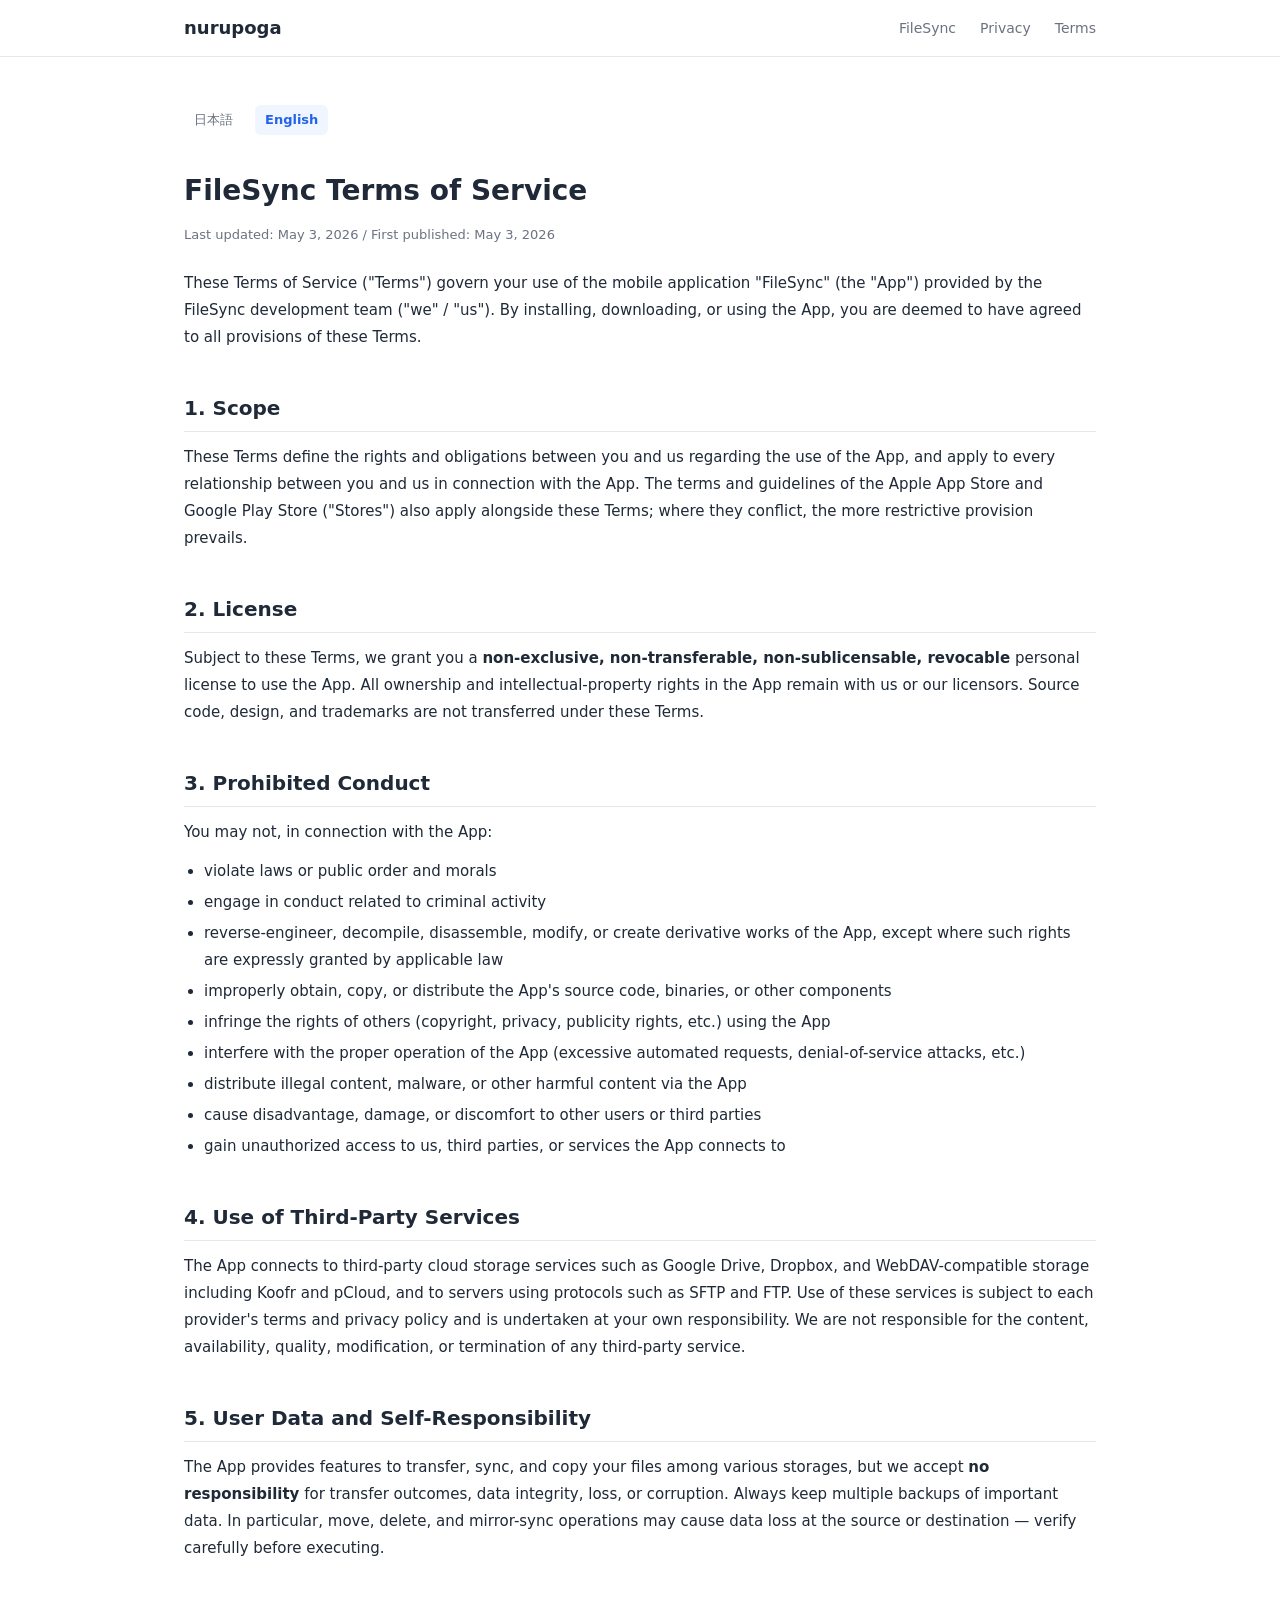
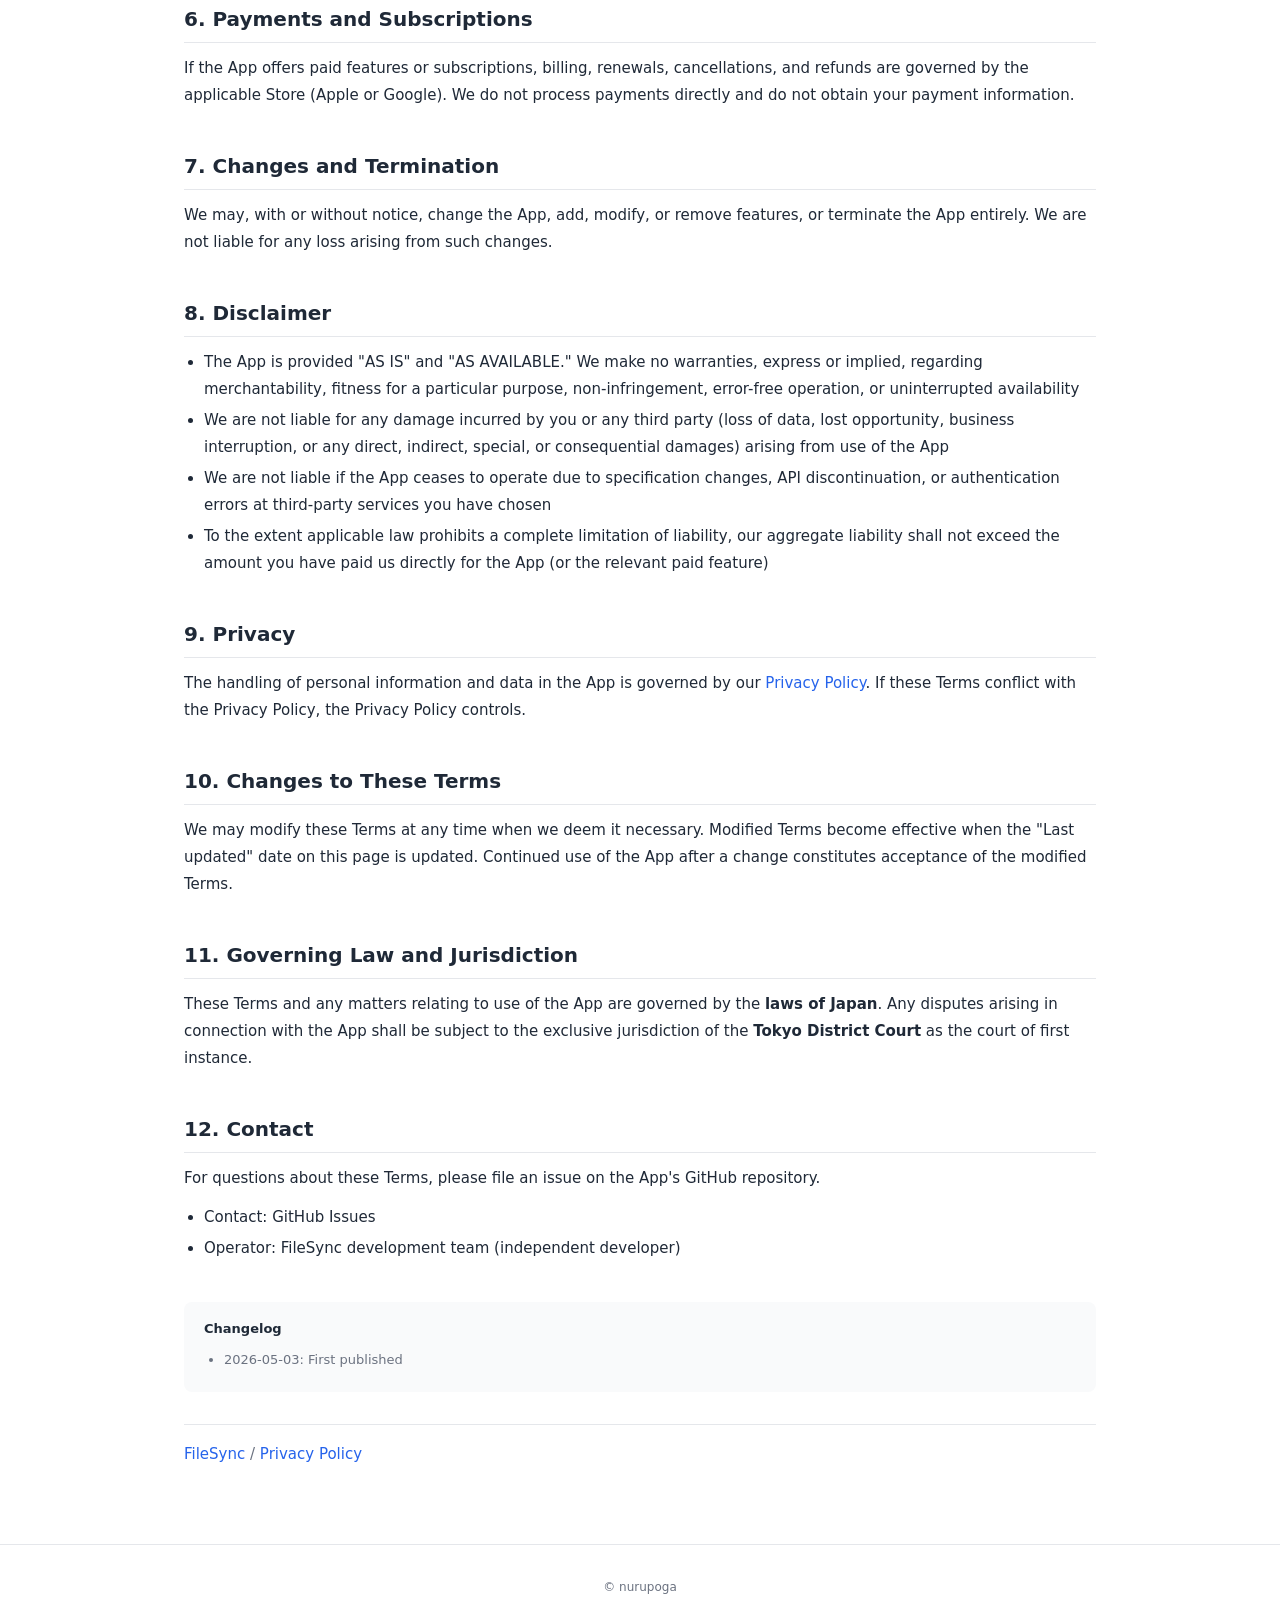
<file: filesync/terms_en.html>
<!DOCTYPE html>
<html lang="en">
<head>
<meta charset="UTF-8">
<meta name="viewport" content="width=device-width, initial-scale=1.0">
<meta name="robots" content="index,follow">
<title>Terms of Service — FileSync</title>
<link rel="canonical" href="https://nurupoga.net/filesync/terms_en.html">
<link rel="stylesheet" href="../style.css">
<style>
.legal-body {
  max-width: var(--max-width);
  margin: 0 auto;
  padding: 3rem 1.5rem 4rem;
}
.legal-body h1 {
  font-size: 1.75rem;
  font-weight: 800;
  margin-bottom: 0.5rem;
}
.legal-body .meta {
  font-size: 0.8125rem;
  color: var(--color-text-light);
  margin-bottom: 1.5rem;
}
.legal-body h2 {
  font-size: 1.25rem;
  font-weight: 700;
  margin-top: 2.5rem;
  margin-bottom: 0.75rem;
  padding-bottom: 0.375rem;
  border-bottom: 1px solid var(--color-border);
}
.legal-body p {
  font-size: 0.9375rem;
  line-height: 1.8;
  margin-bottom: 0.75rem;
}
.legal-body ul {
  margin: 0.5rem 0 1rem 1.25rem;
  font-size: 0.9375rem;
  line-height: 1.8;
}
.legal-body ul li {
  margin-bottom: 0.25rem;
}
.legal-body a {
  color: var(--color-primary);
  text-decoration: none;
}
.legal-body a:hover {
  text-decoration: underline;
}
.lang-switch {
  display: flex;
  gap: 0.75rem;
  margin-bottom: 2rem;
}
.lang-switch a {
  font-size: 0.8125rem;
  font-weight: 500;
  color: var(--color-text-light);
  text-decoration: none;
  padding: 0.25rem 0.625rem;
  border-radius: 6px;
  transition: background 0.2s, color 0.2s;
}
.lang-switch a:hover {
  background: var(--color-bg-alt);
}
.lang-switch a.active {
  color: var(--color-primary);
  background: #eff6ff;
  font-weight: 600;
}
.changelog {
  margin-top: 2.5rem;
  padding: 1rem 1.25rem;
  background: var(--color-bg-alt);
  border-radius: 8px;
  font-size: 0.8125rem;
  color: var(--color-text-light);
}
.changelog strong {
  color: var(--color-text);
}
.changelog ul {
  margin: 0.5rem 0 0 1.25rem;
  font-size: 0.8125rem;
}
.legal-footer {
  margin-top: 2rem;
  padding-top: 1rem;
  border-top: 1px solid var(--color-border);
  font-size: 0.8125rem;
  color: var(--color-text-light);
}
.legal-footer a {
  color: var(--color-primary);
  text-decoration: none;
}
.legal-footer a:hover {
  text-decoration: underline;
}
</style>
</head>
<body>

<header class="header">
  <div class="header-inner">
    <a href="/" class="header-logo">nurupoga</a>
    <nav>
      <ul class="header-nav">
        <li><a href="/filesync/">FileSync</a></li>
        <li><a href="/filesync/privacy.html">Privacy</a></li>
        <li><a href="/filesync/terms.html">Terms</a></li>
      </ul>
    </nav>
  </div>
</header>

<div class="legal-body">
  <nav class="lang-switch" aria-label="Language">
    <a href="./terms.html">日本語</a>
    <a href="./terms_en.html" class="active">English</a>
  </nav>

  <h1>FileSync Terms of Service</h1>
  <p class="meta">Last updated: May 3, 2026 / First published: May 3, 2026</p>

  <p>
    These Terms of Service ("Terms") govern your use of the mobile application "FileSync" (the "App") provided by the FileSync development team ("we" / "us").
    By installing, downloading, or using the App, you are deemed to have agreed to all provisions of these Terms.
  </p>

  <h2>1. Scope</h2>
  <p>
    These Terms define the rights and obligations between you and us regarding the use of the App, and apply to every relationship between you and us in connection with the App.
    The terms and guidelines of the Apple App Store and Google Play Store ("Stores") also apply alongside these Terms; where they conflict, the more restrictive provision prevails.
  </p>

  <h2>2. License</h2>
  <p>
    Subject to these Terms, we grant you a <strong>non-exclusive, non-transferable, non-sublicensable, revocable</strong> personal license to use the App.
    All ownership and intellectual-property rights in the App remain with us or our licensors. Source code, design, and trademarks are not transferred under these Terms.
  </p>

  <h2>3. Prohibited Conduct</h2>
  <p>You may not, in connection with the App:</p>
  <ul>
    <li>violate laws or public order and morals</li>
    <li>engage in conduct related to criminal activity</li>
    <li>reverse-engineer, decompile, disassemble, modify, or create derivative works of the App, except where such rights are expressly granted by applicable law</li>
    <li>improperly obtain, copy, or distribute the App's source code, binaries, or other components</li>
    <li>infringe the rights of others (copyright, privacy, publicity rights, etc.) using the App</li>
    <li>interfere with the proper operation of the App (excessive automated requests, denial-of-service attacks, etc.)</li>
    <li>distribute illegal content, malware, or other harmful content via the App</li>
    <li>cause disadvantage, damage, or discomfort to other users or third parties</li>
    <li>gain unauthorized access to us, third parties, or services the App connects to</li>
  </ul>

  <h2>4. Use of Third-Party Services</h2>
  <p>
    The App connects to third-party cloud storage services such as Google Drive, Dropbox, and WebDAV-compatible storage including Koofr and pCloud, and to servers using protocols such as SFTP and FTP.
    Use of these services is subject to each provider's terms and privacy policy and is undertaken at your own responsibility.
    We are not responsible for the content, availability, quality, modification, or termination of any third-party service.
  </p>

  <h2>5. User Data and Self-Responsibility</h2>
  <p>
    The App provides features to transfer, sync, and copy your files among various storages, but we accept <strong>no responsibility</strong> for transfer outcomes, data integrity, loss, or corruption.
    Always keep multiple backups of important data.
    In particular, move, delete, and mirror-sync operations may cause data loss at the source or destination — verify carefully before executing.
  </p>

  <h2>6. Payments and Subscriptions</h2>
  <p>
    If the App offers paid features or subscriptions, billing, renewals, cancellations, and refunds are governed by the applicable Store (Apple or Google).
    We do not process payments directly and do not obtain your payment information.
  </p>

  <h2>7. Changes and Termination</h2>
  <p>
    We may, with or without notice, change the App, add, modify, or remove features, or terminate the App entirely.
    We are not liable for any loss arising from such changes.
  </p>

  <h2>8. Disclaimer</h2>
  <ul>
    <li>The App is provided "AS IS" and "AS AVAILABLE." We make no warranties, express or implied, regarding merchantability, fitness for a particular purpose, non-infringement, error-free operation, or uninterrupted availability</li>
    <li>We are not liable for any damage incurred by you or any third party (loss of data, lost opportunity, business interruption, or any direct, indirect, special, or consequential damages) arising from use of the App</li>
    <li>We are not liable if the App ceases to operate due to specification changes, API discontinuation, or authentication errors at third-party services you have chosen</li>
    <li>To the extent applicable law prohibits a complete limitation of liability, our aggregate liability shall not exceed the amount you have paid us directly for the App (or the relevant paid feature)</li>
  </ul>

  <h2>9. Privacy</h2>
  <p>
    The handling of personal information and data in the App is governed by our <a href="./privacy_en.html">Privacy Policy</a>. If these Terms conflict with the Privacy Policy, the Privacy Policy controls.
  </p>

  <h2>10. Changes to These Terms</h2>
  <p>
    We may modify these Terms at any time when we deem it necessary. Modified Terms become effective when the "Last updated" date on this page is updated.
    Continued use of the App after a change constitutes acceptance of the modified Terms.
  </p>

  <h2>11. Governing Law and Jurisdiction</h2>
  <p>
    These Terms and any matters relating to use of the App are governed by the <strong>laws of Japan</strong>.
    Any disputes arising in connection with the App shall be subject to the exclusive jurisdiction of the <strong>Tokyo District Court</strong> as the court of first instance.
  </p>

  <h2>12. Contact</h2>
  <p>For questions about these Terms, please file an issue on the App's GitHub repository.</p>
  <ul>
    <li>Contact: GitHub Issues</li>
    <li>Operator: FileSync development team (independent developer)</li>
  </ul>

  <div class="changelog">
    <strong>Changelog</strong>
    <ul>
      <li>2026-05-03: First published</li>
    </ul>
  </div>

  <div class="legal-footer">
    <p><a href="/filesync/">FileSync</a> / <a href="./privacy_en.html">Privacy Policy</a></p>
  </div>
</div>

<footer class="footer">
  &copy; nurupoga
</footer>

</body>
</html>
</file>
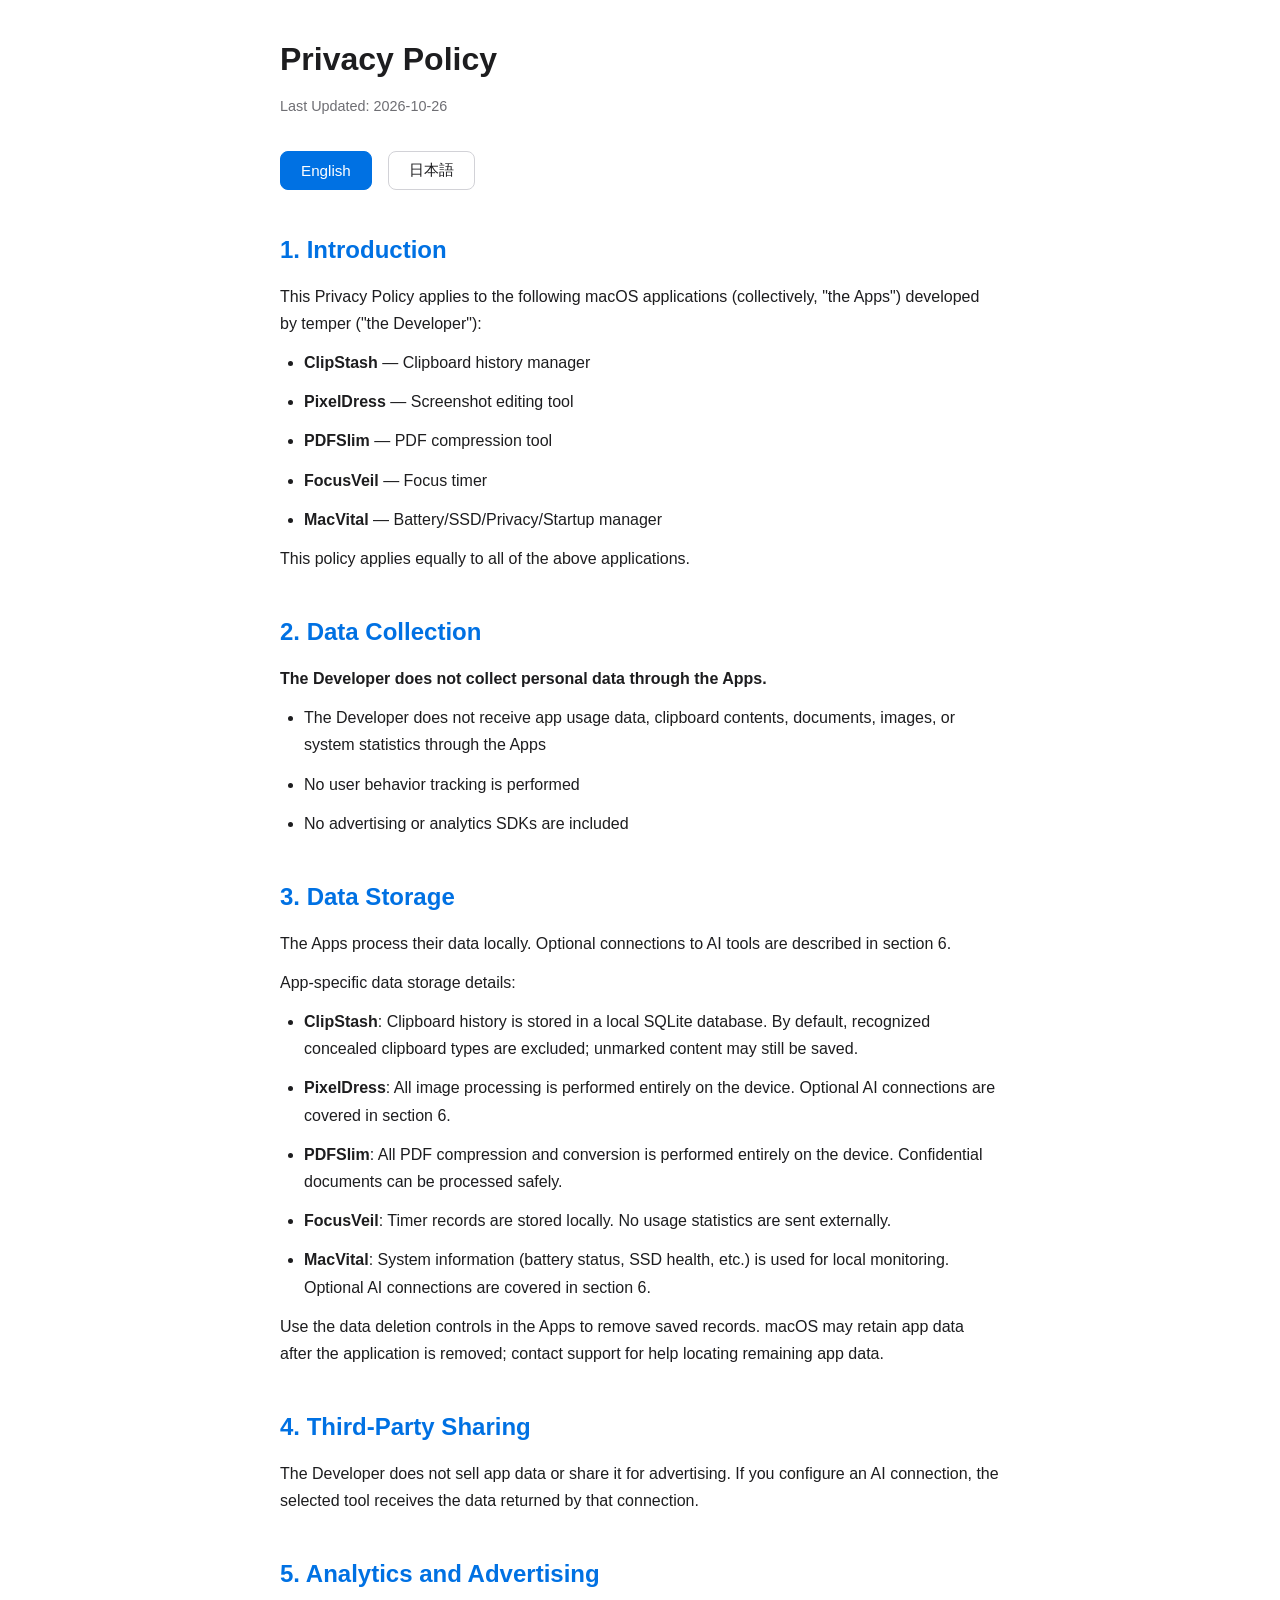
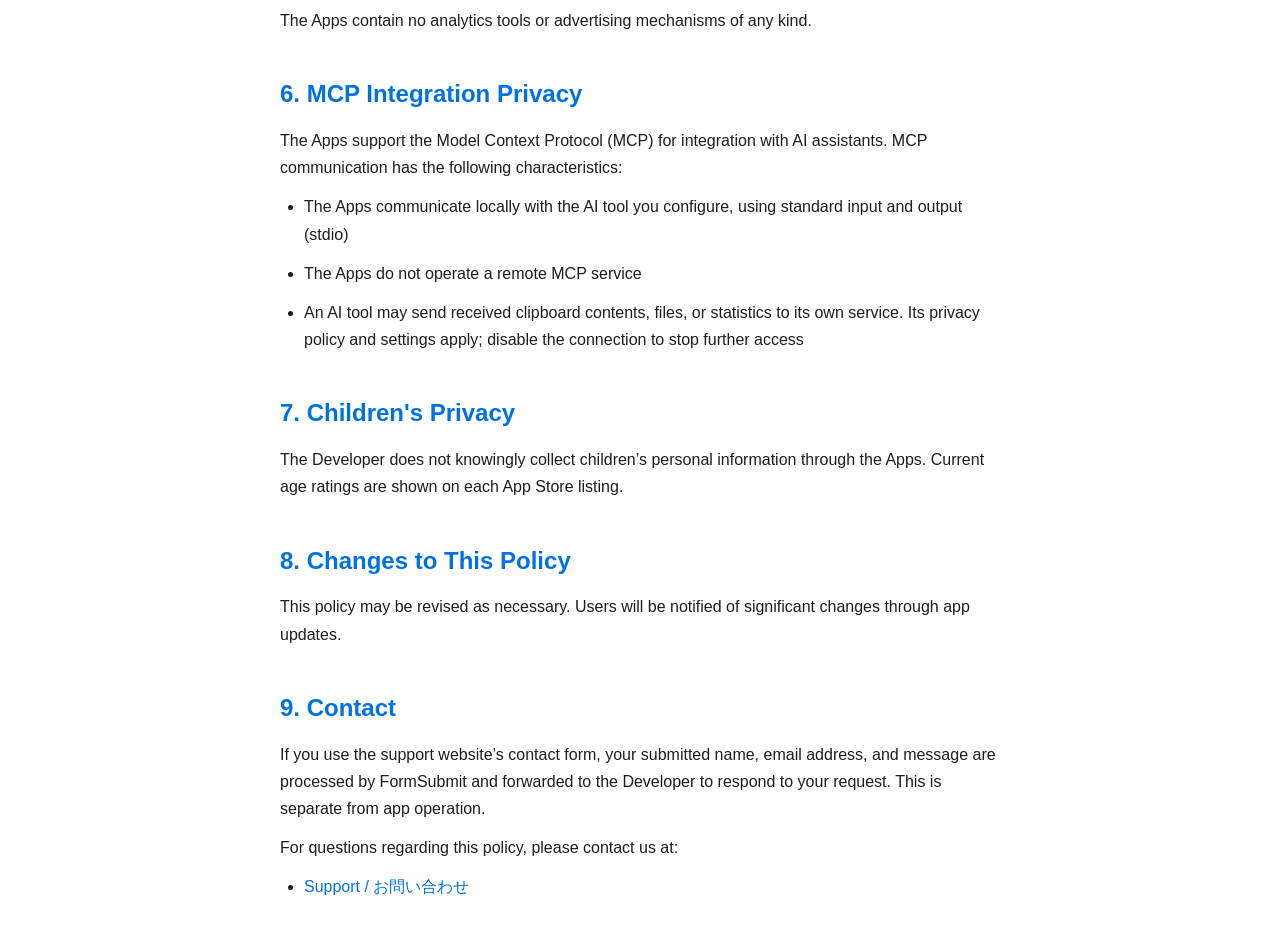
<file: mac-apps/privacy-policy.html>
<!DOCTYPE html>
<html lang="en">
<head>
    <meta charset="UTF-8">
    <meta name="viewport" content="width=device-width, initial-scale=1.0">
    <title>Privacy Policy — temper Mac Apps</title>
    <style>
        :root {
            --bg: #ffffff;
            --text: #1d1d1f;
            --muted: #6e6e73;
            --border: #d2d2d7;
            --accent: #0071e3;
        }
        @media (prefers-color-scheme: dark) {
            :root {
                --bg: #1d1d1f;
                --text: #f5f5f7;
                --muted: #a1a1a6;
                --border: #424245;
                --accent: #2997ff;
            }
        }
        * { margin: 0; padding: 0; box-sizing: border-box; }
        body {
            font-family: -apple-system, BlinkMacSystemFont, "Segoe UI", Roboto, sans-serif;
            background: var(--bg);
            color: var(--text);
            line-height: 1.7;
            padding: 2rem 1rem;
        }
        .container {
            max-width: 720px;
            margin: 0 auto;
        }
        h1 {
            font-size: 2rem;
            font-weight: 700;
            margin-bottom: 0.5rem;
        }
        h2 {
            font-size: 1.5rem;
            font-weight: 600;
            margin-top: 2.5rem;
            margin-bottom: 0.75rem;
            color: var(--accent);
        }
        h3 {
            font-size: 1.15rem;
            font-weight: 600;
            margin-top: 1.5rem;
            margin-bottom: 0.5rem;
        }
        p, li {
            margin-bottom: 0.75rem;
        }
        ul {
            padding-left: 1.5rem;
        }
        .updated {
            color: var(--muted);
            font-size: 0.9rem;
            margin-bottom: 2rem;
        }
        .lang-toggle {
            display: flex;
            gap: 1rem;
            margin-bottom: 2rem;
        }
        .lang-toggle button {
            padding: 0.5rem 1.25rem;
            border: 1px solid var(--border);
            border-radius: 8px;
            background: transparent;
            color: var(--text);
            cursor: pointer;
            font-size: 0.95rem;
        }
        .lang-toggle button.active {
            background: var(--accent);
            color: #fff;
            border-color: var(--accent);
        }
        .lang-section { display: none; }
        .lang-section.active { display: block; }
        a { color: var(--accent); text-decoration: none; }
        a:hover { text-decoration: underline; }
        hr {
            border: none;
            border-top: 1px solid var(--border);
            margin: 2rem 0;
        }
        strong { font-weight: 600; }
    </style>
</head>
<body>
    <div class="container">
        <h1>Privacy Policy</h1>
        <p class="updated">Last Updated: 2026-10-26</p>

        <div class="lang-toggle">
            <button class="active" onclick="switchLang('en', this)">English</button>
            <button onclick="switchLang('ja', this)">日本語</button>
        </div>

        <!-- English -->
        <div id="lang-en" class="lang-section active">
            <h2>1. Introduction</h2>
            <p>This Privacy Policy applies to the following macOS applications (collectively, "the Apps") developed by temper ("the Developer"):</p>
            <ul>
                <li><strong>ClipStash</strong> — Clipboard history manager</li>
                <li><strong>PixelDress</strong> — Screenshot editing tool</li>
                <li><strong>PDFSlim</strong> — PDF compression tool</li>
                <li><strong>FocusVeil</strong> — Focus timer</li>
                <li><strong>MacVital</strong> — Battery/SSD/Privacy/Startup manager</li>
            </ul>
            <p>This policy applies equally to all of the above applications.</p>

            <h2>2. Data Collection</h2>
            <p><strong>The Developer does not collect personal data through the Apps.</strong></p>
            <ul>
                <li>The Developer does not receive app usage data, clipboard contents, documents, images, or system statistics through the Apps</li>
                <li>No user behavior tracking is performed</li>
                <li>No advertising or analytics SDKs are included</li>
            </ul>

            <h2>3. Data Storage</h2>
            <p>The Apps process their data locally. Optional connections to AI tools are described in section 6.</p>
            <p>App-specific data storage details:</p>
            <ul>
                <li><strong>ClipStash</strong>: Clipboard history is stored in a local SQLite database. By default, recognized concealed clipboard types are excluded; unmarked content may still be saved.</li>
                <li><strong>PixelDress</strong>: All image processing is performed entirely on the device. Optional AI connections are covered in section 6.</li>
                <li><strong>PDFSlim</strong>: All PDF compression and conversion is performed entirely on the device. Confidential documents can be processed safely.</li>
                <li><strong>FocusVeil</strong>: Timer records are stored locally. No usage statistics are sent externally.</li>
                <li><strong>MacVital</strong>: System information (battery status, SSD health, etc.) is used for local monitoring. Optional AI connections are covered in section 6.</li>
            </ul>
            <p>Use the data deletion controls in the Apps to remove saved records. macOS may retain app data after the application is removed; contact support for help locating remaining app data.</p>

            <h2>4. Third-Party Sharing</h2>
            <p>The Developer does not sell app data or share it for advertising. If you configure an AI connection, the selected tool receives the data returned by that connection.</p>

            <h2>5. Analytics and Advertising</h2>
            <p>The Apps contain no analytics tools or advertising mechanisms of any kind.</p>

            <h2>6. MCP Integration Privacy</h2>
            <p>The Apps support the Model Context Protocol (MCP) for integration with AI assistants. MCP communication has the following characteristics:</p>
            <ul>
                <li>The Apps communicate locally with the AI tool you configure, using standard input and output (stdio)</li>
                <li>The Apps do not operate a remote MCP service</li>
                <li>An AI tool may send received clipboard contents, files, or statistics to its own service. Its privacy policy and settings apply; disable the connection to stop further access</li>
            </ul>

            <h2>7. Children's Privacy</h2>
            <p>The Developer does not knowingly collect children’s personal information through the Apps. Current age ratings are shown on each App Store listing.</p>

            <h2>8. Changes to This Policy</h2>
            <p>This policy may be revised as necessary. Users will be notified of significant changes through app updates.</p>

            <h2>9. Contact</h2><p>If you use the support website’s contact form, your submitted name, email address, and message are processed by FormSubmit and forwarded to the Developer to respond to your request. This is separate from app operation.</p>
            <p>For questions regarding this policy, please contact us at:</p>
            <ul>
                <li><a href="https://nurupoga.net/#contact">Support / お問い合わせ</a></li>
            </ul>
        </div>

        <!-- Japanese -->
        <div id="lang-ja" class="lang-section">
            <h2>1. はじめに</h2>
            <p>temper（以下「開発者」）が提供する以下のmacOSアプリケーション（以下「本アプリ」）に関するプライバシーポリシーを定めます。</p>
            <ul>
                <li><strong>ClipStash</strong> — クリップボード履歴マネージャー</li>
                <li><strong>PixelDress</strong> — スクリーンショット加工ツール</li>
                <li><strong>PDFSlim</strong> — PDF圧縮ツール</li>
                <li><strong>FocusVeil</strong> — フォーカスタイマー</li>
                <li><strong>MacVital</strong> — バッテリー/SSD/プライバシー/スタートアップ管理</li>
            </ul>
            <p>本ポリシーは上記すべてのアプリに共通して適用されます。</p>

            <h2>2. データ収集について</h2>
            <p><strong>開発者は、本アプリを通じてユーザーの個人データを収集しません。</strong></p>
            <ul>
                <li>開発者は、本アプリを通じて利用状況、クリップボード内容、文書、画像、システム統計を受信しません</li>
                <li>ユーザー行動のトラッキングは行いません</li>
                <li>広告SDK、アナリティクスSDK等の第三者SDKは一切組み込んでいません</li>
            </ul>

            <h2>3. データの保存</h2>
            <p>本アプリはデータをローカルで処理します。任意で設定するAIツールとの連携については第6節をご確認ください。</p>
            <p>各アプリ固有のデータ保存について:</p>
            <ul>
                <li><strong>ClipStash</strong>: クリップボード履歴をローカルのSQLiteデータベースに保存します。初期設定では認識できる秘匿属性の付いたデータを保存しません。属性が付いていない内容は保存される場合があります。</li>
                <li><strong>PixelDress</strong>: 画像処理はすべてデバイス上で実行されます。任意のAI連携については第6節をご確認ください。</li>
                <li><strong>PDFSlim</strong>: PDF圧縮・変換処理はすべてデバイス上で実行されます。機密文書も安全に処理できます。</li>
                <li><strong>FocusVeil</strong>: タイマー記録はローカルに保存されます。使用統計の外部送信は行いません。</li>
                <li><strong>MacVital</strong>: システム情報（バッテリー状態、SSD健康度等）はローカルの監視に使用します。任意のAI連携については第6節をご確認ください。</li>
            </ul>
            <p>保存記録は各アプリのデータ削除機能で削除できます。アプリを削除してもmacOSにアプリデータが残る場合があります。保存場所が不明な場合はサポートへお問い合わせください。</p>

            <h2>4. 第三者との共有</h2>
            <p>開発者はアプリデータを販売したり、広告のために共有したりしません。AI連携を設定した場合、その連携が返すデータは選択したAIツールへ渡されます。</p>

            <h2>5. アナリティクス・広告</h2>
            <p>本アプリには、アナリティクスツールおよび広告配信の仕組みは一切含まれていません。</p>

            <h2>6. MCP連携のプライバシー</h2>
            <p>本アプリはModel Context Protocol（MCP）に対応しており、AIアシスタントとの連携機能を提供します。MCP通信は以下の特性を持ちます:</p>
            <ul>
                <li>設定したAIツールとの通信は、デバイス上の標準入出力（stdio）で行われます</li>
                <li>本アプリは外部向けのMCPサービスを提供しません</li>
                <li>AIツールは受け取ったクリップボード内容、ファイル、統計を自らのサービスへ送信する場合があります。各ツールの設定とプライバシーポリシーが適用されます。以後のアクセスを止めるには連携を無効にしてください</li>
            </ul>

            <h2>7. 子供のプライバシー</h2>
            <p>開発者は、本アプリを通じて子供の個人情報を意図的に収集しません。最新の年齢レーティングは各App Store掲載ページをご確認ください。</p>

            <h2>8. ポリシーの変更</h2>
            <p>本ポリシーは、必要に応じて改定される場合があります。重要な変更がある場合は、アプリのアップデートを通じてお知らせします。</p>

            <h2>9. お問い合わせ</h2><p>サポートサイトの問い合わせフォームを利用する場合、入力した氏名、メールアドレス、問い合わせ内容はFormSubmitを通じて開発者へ送られ、回答に使用されます。アプリの動作とは別の処理です。</p>
            <p>本ポリシーに関するご質問は、以下までお問い合わせください。</p>
            <ul>
                <li><a href="https://nurupoga.net/#contact">Support / お問い合わせ</a></li>
            </ul>
        </div>
    </div>

    <script>
        function switchLang(lang, button) {
            document.querySelectorAll('.lang-section').forEach(el => el.classList.remove('active'));
            document.querySelectorAll('.lang-toggle button').forEach(el => el.classList.remove('active'));
            document.getElementById('lang-' + lang).classList.add('active');
            button.classList.add('active');
        }
    </script>
</body>
</html>
</file>
<file: style.css>
*,
*::before,
*::after {
  box-sizing: border-box;
  margin: 0;
  padding: 0;
}

:root {
  --color-primary: #2563eb;
  --color-primary-light: #3b82f6;
  --color-text: #1f2937;
  --color-text-light: #6b7280;
  --color-bg: #ffffff;
  --color-bg-alt: #f9fafb;
  --color-border: #e5e7eb;
  --color-card-shadow: rgba(0, 0, 0, 0.08);
  --max-width: 960px;
}

html {
  scroll-behavior: smooth;
}

body {
  font-family: system-ui, -apple-system, "Segoe UI", "Hiragino Sans", "Hiragino Kaku Gothic ProN", "Noto Sans JP", sans-serif;
  color: var(--color-text);
  background: var(--color-bg);
  line-height: 1.7;
  -webkit-font-smoothing: antialiased;
}

/* ── Header ── */
.header {
  position: sticky;
  top: 0;
  background: rgba(255, 255, 255, 0.95);
  backdrop-filter: blur(8px);
  border-bottom: 1px solid var(--color-border);
  z-index: 100;
}

.header-inner {
  max-width: var(--max-width);
  margin: 0 auto;
  padding: 0 1.5rem;
  display: flex;
  align-items: center;
  justify-content: space-between;
  height: 56px;
}

.header-logo {
  font-size: 1.125rem;
  font-weight: 700;
  color: var(--color-text);
  text-decoration: none;
}

.header-nav {
  display: flex;
  gap: 1.5rem;
  list-style: none;
}

.header-nav a {
  font-size: 0.875rem;
  color: var(--color-text-light);
  text-decoration: none;
  transition: color 0.2s;
}

.header-nav a:hover {
  color: var(--color-primary);
}

/* ── Sections ── */
.section {
  max-width: var(--max-width);
  margin: 0 auto;
  padding: 4rem 1.5rem;
}

.section-title {
  font-size: 1.5rem;
  font-weight: 700;
  margin-bottom: 0.5rem;
}

.section-subtitle {
  color: var(--color-text-light);
  margin-bottom: 2.5rem;
}

/* ── Hero ── */
.hero {
  padding: 5rem 1.5rem;
  max-width: var(--max-width);
  margin: 0 auto;
}

.hero-label {
  display: inline-block;
  font-size: 0.8125rem;
  font-weight: 600;
  color: var(--color-primary);
  background: #eff6ff;
  padding: 0.25rem 0.75rem;
  border-radius: 9999px;
  margin-bottom: 1.25rem;
}

.hero h1 {
  font-size: 2.25rem;
  font-weight: 800;
  line-height: 1.25;
  margin-bottom: 1rem;
}

.hero-catch {
  font-size: 1.125rem;
  color: var(--color-text-light);
  margin-bottom: 1.5rem;
}

.hero-bio {
  font-size: 0.9375rem;
  color: var(--color-text-light);
  max-width: 600px;
  line-height: 1.8;
}

/* ── Services ── */
.services-grid {
  display: grid;
  grid-template-columns: repeat(2, 1fr);
  gap: 1.25rem;
}

.service-card {
  background: var(--color-bg);
  border: 1px solid var(--color-border);
  border-radius: 12px;
  padding: 1.5rem;
}

.service-icon {
  width: 40px;
  height: 40px;
  border-radius: 10px;
  display: flex;
  align-items: center;
  justify-content: center;
  font-size: 1.25rem;
  margin-bottom: 0.75rem;
  background: #eff6ff;
  color: var(--color-primary);
}

.service-card h3 {
  font-size: 1rem;
  font-weight: 600;
  margin-bottom: 0.375rem;
}

.service-card p {
  font-size: 0.8125rem;
  color: var(--color-text-light);
  line-height: 1.6;
}

/* ── Works ── */
.works-bg {
  background: var(--color-bg-alt);
}

.works-grid {
  display: grid;
  grid-template-columns: repeat(2, 1fr);
  gap: 1.5rem;
}

.work-card {
  background: var(--color-bg);
  border-radius: 12px;
  overflow: hidden;
  box-shadow: 0 1px 3px var(--color-card-shadow), 0 4px 12px var(--color-card-shadow);
  transition: box-shadow 0.2s;
}

.work-card:hover {
  box-shadow: 0 2px 6px var(--color-card-shadow), 0 8px 24px rgba(0, 0, 0, 0.12);
}

a.work-card--link {
  display: block;
  text-decoration: none;
  color: inherit;
  cursor: pointer;
}

.work-thumb {
  width: 100%;
  aspect-ratio: 16 / 10;
  display: flex;
  align-items: center;
  justify-content: center;
  font-size: 0.8125rem;
  font-weight: 600;
  color: #fff;
  position: relative;
}

.work-thumb--web {
  background: linear-gradient(135deg, #2563eb 0%, #7c3aed 100%);
}

.work-thumb--mobile {
  background: linear-gradient(135deg, #059669 0%, #0891b2 100%);
}

.work-thumb--desktop {
  background: linear-gradient(135deg, #1e293b 0%, #475569 100%);
}

.work-thumb--ai {
  background: linear-gradient(135deg, #d97706 0%, #dc2626 100%);
}

.work-thumb--saas {
  background: linear-gradient(135deg, #2563eb 0%, #06b6d4 100%);
}

.work-thumb--cafe {
  background: linear-gradient(135deg, #92400e 0%, #d4a574 100%);
}

.work-thumb--nursery {
  background: linear-gradient(135deg, #86efac 0%, #fde68a 100%);
}

.work-thumb--ec {
  background: linear-gradient(135deg, #1c1917 0%, #ea580c 100%);
}

.work-thumb--architect {
  background: linear-gradient(135deg, #166534 0%, #4ade80 100%);
}

.work-thumb img {
  width: 100%;
  height: 100%;
  object-fit: cover;
  object-position: top;
}

.work-thumb-label {
  font-size: 2rem;
  font-weight: 800;
  letter-spacing: 0.05em;
  opacity: 0.3;
  position: absolute;
}

.work-thumb-type {
  position: absolute;
  top: 0.75rem;
  left: 0.75rem;
  font-size: 0.6875rem;
  font-weight: 600;
  background: rgba(255, 255, 255, 0.2);
  padding: 0.2rem 0.5rem;
  border-radius: 4px;
}

.work-body {
  padding: 1.25rem;
}

.work-body h3 {
  font-size: 1.0625rem;
  font-weight: 700;
  margin-bottom: 0.375rem;
}

.work-body p {
  font-size: 0.8125rem;
  color: var(--color-text-light);
  line-height: 1.6;
  margin-bottom: 0.75rem;
}

.work-tags {
  display: flex;
  flex-wrap: wrap;
  gap: 0.375rem;
  margin-bottom: 0.75rem;
}

.work-tag {
  font-size: 0.6875rem;
  font-weight: 500;
  color: var(--color-primary);
  background: #eff6ff;
  padding: 0.15rem 0.5rem;
  border-radius: 4px;
}

.work-link {
  display: inline-flex;
  align-items: center;
  gap: 0.25rem;
  font-size: 0.8125rem;
  font-weight: 500;
  color: var(--color-primary);
  text-decoration: none;
}

.work-link:hover {
  text-decoration: underline;
}

.work-status {
  display: inline-block;
  font-size: 0.75rem;
  font-weight: 500;
  color: var(--color-text-light);
  background: var(--color-bg-alt);
  padding: 0.15rem 0.5rem;
  border-radius: 4px;
}

.works-category-title {
  font-size: 0.9375rem;
  font-weight: 700;
  color: var(--color-text-light);
  margin-top: 2.5rem;
  margin-bottom: 1rem;
  padding-left: 0.75rem;
  border-left: 3px solid var(--color-primary);
}

.works-category-title:first-of-type {
  margin-top: 0;
}

.works-category-desc {
  font-size: 0.8125rem;
  color: var(--color-text-light);
  margin-bottom: 1rem;
  margin-top: -0.5rem;
}

.work-card--mock {
  border: 2px dashed var(--color-border);
  box-shadow: none;
  opacity: 0.7;
}

.work-card--mock:hover {
  box-shadow: none;
}

.work-card--mock .work-thumb {
  opacity: 0.5;
}

.work-card--mock .work-body h3 {
  color: var(--color-text-light);
}

.work-card--mock .work-body p {
  font-style: italic;
}

/* ── Skills ── */
.skills-grid {
  display: grid;
  grid-template-columns: repeat(auto-fit, minmax(180px, 1fr));
  gap: 1.25rem;
}

.skill-group h3 {
  font-size: 0.8125rem;
  font-weight: 700;
  color: var(--color-text-light);
  text-transform: uppercase;
  letter-spacing: 0.05em;
  margin-bottom: 0.75rem;
}

.skill-list {
  list-style: none;
  display: flex;
  flex-direction: column;
  gap: 0.375rem;
}

.skill-list li {
  font-size: 0.875rem;
  padding-left: 0.75rem;
  position: relative;
}

.skill-list li::before {
  content: "";
  position: absolute;
  left: 0;
  top: 0.6em;
  width: 4px;
  height: 4px;
  border-radius: 50%;
  background: var(--color-primary);
}

/* ── Contact ── */
.contact-bg {
  background: var(--color-bg-alt);
}

.contact-box {
  background: var(--color-bg);
  border: 1px solid var(--color-border);
  border-radius: 12px;
  padding: 2rem;
  text-align: center;
  max-width: 640px;
  margin: 0 auto;
}

.contact-box p {
  font-size: 0.9375rem;
  color: var(--color-text-light);
  margin-bottom: 1.25rem;
}

.contact-link {
  display: inline-flex;
  align-items: center;
  gap: 0.5rem;
  font-size: 0.9375rem;
  font-weight: 600;
  color: var(--color-bg);
  background: var(--color-primary);
  padding: 0.625rem 1.5rem;
  border-radius: 8px;
  text-decoration: none;
  transition: background 0.2s;
}

.contact-link:hover {
  background: var(--color-primary-light);
}

.contact-link svg {
  width: 18px;
  height: 18px;
  fill: currentColor;
}


.contact-form {
  display: grid;
  gap: 1.25rem;
  text-align: left;
}

.contact-field {
  display: grid;
  gap: 0.5rem;
}

.contact-field label {
  font-size: 0.875rem;
  font-weight: 600;
}

.contact-required,
.contact-optional {
  margin-left: 0.375rem;
  font-size: 0.75rem;
  font-weight: 400;
}

.contact-required {
  color: #b91c1c;
}

.contact-optional {
  color: var(--color-text-light);
}

.contact-field input,
.contact-field textarea {
  width: 100%;
  min-width: 0;
  padding: 0.75rem;
  border: 1px solid #9ca3af;
  border-radius: 8px;
  background: var(--color-bg);
  color: var(--color-text);
  font: inherit;
  font-size: 1rem;
}

.contact-field textarea {
  resize: vertical;
  min-height: 160px;
}

.contact-field input:focus-visible,
.contact-field textarea:focus-visible,
.contact-submit:focus-visible {
  outline: 3px solid var(--color-primary);
  outline-offset: 3px;
}

.contact-honey {
  display: none;
}

.contact-box .contact-note,
.contact-box .contact-direct {
  font-size: 0.8125rem;
  line-height: 1.8;
  margin-bottom: 0;
}

.contact-box a:not(.contact-link) {
  color: #1d4ed8;
  overflow-wrap: anywhere;
}

.contact-submit {
  justify-content: center;
  width: 100%;
  border: 0;
  font: inherit;
  font-weight: 600;
  cursor: pointer;
  min-height: 48px;
}

.contact-box .contact-direct {
  margin-top: 1.5rem;
}

.contact-thanks {
  padding-top: 5rem;
  padding-bottom: 5rem;
}

.contact-thanks .contact-link {
  margin-top: 0.5rem;
}

/* ── Footer ── */
.footer {
  text-align: center;
  padding: 2rem 1.5rem;
  font-size: 0.75rem;
  color: var(--color-text-light);
  border-top: 1px solid var(--color-border);
}

/* ── Responsive ── */
@media (max-width: 640px) {
  .hero h1 {
    font-size: 1.625rem;
  }

  .hero-catch {
    font-size: 1rem;
  }

  .services-grid,
  .works-grid {
    grid-template-columns: 1fr;
  }

  .header-nav {
    gap: 1rem;
  }

  .header-nav a {
    font-size: 0.8125rem;
  }

  .section {
    padding: 3rem 1.25rem;
  }

  .hero {
    padding: 3rem 1.25rem;
  }

  .skills-grid {
    grid-template-columns: repeat(2, 1fr);
  }
}
</file>
<file: mac-apps/apps.css>
.mac-app-thumb--blue { background: linear-gradient(140deg, #dbeafe, #e0e7ff); }
.mac-app-thumb--red { background: linear-gradient(140deg, #ffe4e6, #ffedd5); }
.mac-app-thumb--purple { background: linear-gradient(140deg, #ede9fe, #fae8ff); }
.mac-app-thumb--teal { background: linear-gradient(140deg, #ccfbf1, #e0f2fe); }
.mac-app-thumb--green { background: linear-gradient(140deg, #dcfce7, #ccfbf1); }
.mac-app-thumb .mac-app-icon { width: 112px; height: 112px; object-fit: contain; object-position: center; border-radius: 24px; box-shadow: 0 12px 28px #0f172a24; }
.mac-app-thumb .work-thumb-type { color: #334155; background: #ffffffb3; }
.mac-app-status { color: #92400e; background: #fffbeb; border: 1px solid #fde68a; }
#mac-apps { scroll-margin-top: 80px; }
.works-category-desc a { color: #1d4ed8; }
.apps-page a:focus-visible, .work-card--link:focus-visible { outline: 3px solid #2563eb; outline-offset: 4px; }
.apps-skip-link { position: absolute; left: 1rem; top: -5rem; z-index: 200; padding: .5rem 1rem; background: white; color: #1d4ed8; }
.apps-skip-link:focus { top: .5rem; }
.apps-main { max-width: 960px; margin: auto; padding: 0 1.5rem 3rem; }
.apps-intro { padding: 4rem 0 2rem; }
.apps-intro h1 { font-size: clamp(2rem, 5vw, 3.25rem); line-height: 1.35; letter-spacing: -.035em; margin-bottom: 1.25rem; }
.apps-lead { color: #475569; font-size: 1rem; line-height: 1.9; }
.apps-development-note { margin-top: 2rem; padding: 1rem 1.25rem; border: 1px solid #fde68a; border-radius: 12px; background: #fffbeb; }
.apps-development-note strong { color: #92400e; font-size: .875rem; }
.apps-development-note p { color: #57534e; font-size: .875rem; margin-top: .25rem; }
.apps-jump-links { display: flex; flex-wrap: wrap; gap: .5rem; margin-top: 1.5rem; }
.apps-jump-links a { border: 1px solid #cbd5e1; border-radius: 999px; padding: .45rem .85rem; color: #334155; font-size: .875rem; text-decoration: none; }
.apps-jump-links a:hover { background: #eff6ff; border-color: #2563eb; }
.app-detail { scroll-margin-top: 80px; padding: 2rem; margin: 1.5rem 0; border: 1px solid #e2e8f0; border-radius: 20px; background: white; box-shadow: 0 6px 24px #0f172a05; }
.app-detail-heading { display: flex; gap: 1.25rem; align-items: center; }
.app-detail-heading img { border-radius: 18px; flex-shrink: 0; }
.app-detail-heading h2 { font-size: 1.65rem; margin-top: .25rem; }
.app-tagline { font-size: 1.125rem; font-weight: 600; margin: 1.5rem 0 .5rem; }
.app-detail > p:not(.app-tagline) { color: #475569; }
.app-detail h3 { font-size: .875rem; margin: 1.5rem 0 .5rem; }
.app-features { padding-left: 1.25rem; color: #475569; font-size: .9375rem; }
.app-features li + li { margin-top: .25rem; }
.app-detail .app-release-note { font-size: .8125rem; margin: 1.5rem 0 .5rem; }
.apps-support { border-radius: 16px; background: #f1f5f9; padding: 2rem; margin-top: 3rem; }
.apps-support h2 { font-size: 1.25rem; margin-bottom: .5rem; }
.apps-support p { color: #475569; font-size: .9375rem; }
.apps-support-links { display: flex; gap: 1.5rem; flex-wrap: wrap; align-items: center; margin-top: 1.25rem; }
.apps-support-links a:not(.contact-link), .apps-page .footer a { color: #1d4ed8; }
.apps-updated { text-align: right; margin-top: 1.5rem; color: #64748b; font-size: .75rem; }
@media (max-width: 640px) {
  .apps-main { padding-left: 1.25rem; padding-right: 1.25rem; }
  .apps-intro { padding-top: 2.5rem; }
  .app-detail, .apps-support { padding: 1.25rem; border-radius: 14px; }
  .app-detail-heading { gap: 1rem; }
  .app-detail-heading img { width: 64px; height: 64px; border-radius: 14px; }
  .app-detail-heading h2 { font-size: 1.4rem; }
  .apps-page .header-nav { gap: .75rem; }
  .apps-page .header-nav a { font-size: .75rem; }
}
@media (prefers-reduced-motion: reduce) { html { scroll-behavior: auto; } }
</file>
<file: samples/cocone/style.css>
/* ===== Cocone - SaaS LP ===== */
*,*::before,*::after{box-sizing:border-box;margin:0;padding:0}
:root{
  --blue-50:#eff6ff;--blue-100:#dbeafe;--blue-200:#bfdbfe;
  --blue-500:#3b82f6;--blue-600:#2563eb;--blue-700:#1d4ed8;--blue-800:#1e40af;
  --gray-50:#f9fafb;--gray-100:#f3f4f6;--gray-200:#e5e7eb;
  --gray-500:#6b7280;--gray-700:#374151;--gray-900:#111827;
  --white:#ffffff;
  --radius:12px;--radius-lg:20px;
  --shadow:0 1px 3px rgba(0,0,0,.1);
  --shadow-lg:0 10px 40px rgba(0,0,0,.08);
}
html{scroll-behavior:smooth}
body{font-family:'Noto Sans JP',sans-serif;color:var(--gray-900);line-height:1.7;background:var(--white)}
a{color:inherit;text-decoration:none}
ul{list-style:none}
img{max-width:100%;display:block}
.container{max-width:1120px;margin:0 auto;padding:0 24px}
.center{text-align:center}

/* Header */
.header{position:sticky;top:0;background:rgba(255,255,255,.92);backdrop-filter:blur(12px);border-bottom:1px solid var(--gray-200);z-index:100}
.header-inner{display:flex;align-items:center;justify-content:space-between;max-width:1120px;margin:0 auto;padding:0 24px;height:64px}
.logo{display:flex;align-items:center;gap:8px;font-size:1.3rem;font-weight:700;color:var(--blue-600)}
.logo-icon{display:flex}
.nav-list{display:flex;align-items:center;gap:32px;font-size:.95rem;font-weight:500}
.nav-list a{transition:color .2s}
.nav-list a:hover{color:var(--blue-600)}
.nav-cta{background:var(--blue-600);color:var(--white) !important;padding:8px 20px;border-radius:8px;transition:background .2s}
.nav-cta:hover{background:var(--blue-700)}
.hamburger{display:none;flex-direction:column;gap:5px;background:none;border:none;cursor:pointer;padding:8px}
.hamburger span{display:block;width:24px;height:2px;background:var(--gray-700);transition:transform .3s,opacity .3s}
.hamburger.open span:nth-child(1){transform:translateY(7px) rotate(45deg)}
.hamburger.open span:nth-child(2){opacity:0}
.hamburger.open span:nth-child(3){transform:translateY(-7px) rotate(-45deg)}

/* Buttons */
.btn{display:inline-flex;align-items:center;justify-content:center;padding:12px 28px;border-radius:8px;font-size:.95rem;font-weight:600;transition:all .2s;border:2px solid transparent;cursor:pointer}
.btn-primary{background:var(--blue-600);color:var(--white);border-color:var(--blue-600)}
.btn-primary:hover{background:var(--blue-700);border-color:var(--blue-700)}
.btn-outline{background:transparent;color:var(--blue-600);border-color:var(--blue-600)}
.btn-outline:hover{background:var(--blue-50)}
.btn-white{background:var(--white);color:var(--blue-600);border-color:var(--white)}
.btn-white:hover{background:var(--blue-50)}
.btn-outline-white{background:transparent;color:var(--white);border-color:var(--white)}
.btn-outline-white:hover{background:rgba(255,255,255,.15)}
.btn-lg{padding:16px 36px;font-size:1.05rem}

/* Hero */
.hero{padding:100px 0 60px;background:linear-gradient(180deg,var(--blue-50) 0%,var(--white) 100%)}
.hero-inner{max-width:1120px;margin:0 auto;padding:0 24px;text-align:center}
.hero-badge{display:inline-block;background:var(--blue-100);color:var(--blue-700);padding:6px 16px;border-radius:100px;font-size:.85rem;font-weight:600;margin-bottom:24px}
.hero-title{font-size:2.8rem;font-weight:900;line-height:1.35;margin-bottom:20px;letter-spacing:-.02em}
.hero-sub{font-size:1.15rem;color:var(--gray-500);margin-bottom:36px;line-height:1.8}
.hero-cta{display:flex;gap:16px;justify-content:center;flex-wrap:wrap;margin-bottom:60px}
.hero-visual{max-width:560px;margin:0 auto}
.chat-demo{background:var(--white);border:1px solid var(--gray-200);border-radius:var(--radius-lg);padding:24px;box-shadow:var(--shadow-lg);text-align:left}
.chat-bubble{padding:12px 16px;border-radius:var(--radius);margin-bottom:12px;max-width:90%}
.chat-bubble:last-child{margin-bottom:0}
.user-bubble{background:var(--blue-600);color:var(--white);margin-left:auto;border-bottom-right-radius:4px}
.ai-bubble{background:var(--gray-100);color:var(--gray-900);border-bottom-left-radius:4px}
.chat-name{display:block;font-size:.75rem;font-weight:600;margin-bottom:4px;opacity:.7}
.chat-text{font-size:.9rem;line-height:1.6}

/* Sections */
.section{padding:80px 0}
.section-gray{background:var(--gray-50)}
.section-title{font-size:2rem;font-weight:800;text-align:center;margin-bottom:12px}
.section-sub{text-align:center;color:var(--gray-500);margin-bottom:48px;font-size:1.05rem}

/* Problems */
.problem-grid{display:grid;grid-template-columns:repeat(4,1fr);gap:20px;margin-bottom:40px}
.problem-card{background:var(--white);border:1px solid var(--gray-200);border-radius:var(--radius);padding:28px 20px;text-align:center;transition:box-shadow .3s}
.problem-card:hover{box-shadow:var(--shadow-lg)}
.problem-icon{margin-bottom:12px;display:flex;justify-content:center}
.problem-card p{font-size:.95rem;font-weight:500}
.problem-answer{text-align:center;font-size:1.1rem;font-weight:700;color:var(--blue-600)}

/* Features */
.feature-grid{display:grid;grid-template-columns:repeat(2,1fr);gap:28px}
.feature-card{background:var(--white);border:1px solid var(--gray-200);border-radius:var(--radius-lg);padding:36px;transition:box-shadow .3s}
.feature-card:hover{box-shadow:var(--shadow-lg)}
.feature-icon{margin-bottom:16px}
.feature-card h3{font-size:1.15rem;font-weight:700;margin-bottom:8px}
.feature-card p{color:var(--gray-500);font-size:.95rem;line-height:1.7}

/* CTA sections */
.section-cta{background:var(--blue-50);padding:64px 0}
.section-cta-bottom{background:linear-gradient(135deg,var(--blue-600),var(--blue-800));color:var(--white);padding:80px 0}
.cta-title{font-size:1.8rem;font-weight:800;margin-bottom:12px}
.cta-sub{font-size:1.05rem;margin-bottom:32px;opacity:.85}

/* Pricing */
.pricing-grid{display:grid;grid-template-columns:repeat(3,1fr);gap:24px;align-items:start}
.pricing-card{background:var(--white);border:2px solid var(--gray-200);border-radius:var(--radius-lg);padding:36px 28px;text-align:center;position:relative;transition:box-shadow .3s}
.pricing-card:hover{box-shadow:var(--shadow-lg)}
.pricing-popular{border-color:var(--blue-600);transform:scale(1.04)}
.popular-badge{position:absolute;top:-14px;left:50%;transform:translateX(-50%);background:var(--blue-600);color:var(--white);padding:4px 20px;border-radius:100px;font-size:.8rem;font-weight:700}
.pricing-name{font-size:1.1rem;font-weight:700;margin-bottom:8px;color:var(--gray-700)}
.pricing-price{font-size:1rem;margin-bottom:24px;color:var(--gray-900)}
.price-num{font-size:2.4rem;font-weight:900}
.price-unit{font-size:.85rem;color:var(--gray-500)}
.pricing-features{margin-bottom:28px;text-align:left}
.pricing-features li{padding:8px 0;border-bottom:1px solid var(--gray-100);font-size:.9rem;color:var(--gray-700)}
.pricing-features li::before{content:"✓ ";color:var(--blue-600);font-weight:700}

/* Cases */
.case-grid{display:grid;grid-template-columns:repeat(3,1fr);gap:24px}
.case-card{background:var(--gray-50);border:1px solid var(--gray-200);border-radius:var(--radius-lg);padding:28px}
.case-company{display:flex;align-items:center;gap:12px;margin-bottom:16px}
.case-logo{width:48px;height:48px;border-radius:12px;display:flex;align-items:center;justify-content:center;color:var(--white);font-weight:800;font-size:1.2rem;flex-shrink:0;text-shadow:0 1px 3px rgba(0,0,0,.5)}
.case-name{font-weight:700;font-size:.9rem}
.case-industry{font-size:.8rem;color:var(--gray-500)}
.case-quote{font-size:.9rem;line-height:1.7;color:var(--gray-700);margin-bottom:12px;font-style:italic}
.case-person{font-size:.8rem;color:var(--gray-500);text-align:right}

/* Footer */
.footer{background:var(--gray-900);color:var(--gray-200);padding:60px 0 32px}
.footer-inner{display:flex;justify-content:space-between;gap:40px;margin-bottom:40px}
.footer-logo{font-size:1.3rem;font-weight:700;color:var(--white);margin-bottom:4px}
.footer-tagline{font-size:.85rem;color:var(--gray-500)}
.footer-links{display:flex;gap:48px}
.footer-col h4{font-size:.85rem;font-weight:700;color:var(--white);margin-bottom:12px}
.footer-col li{margin-bottom:8px}
.footer-col a{font-size:.85rem;color:var(--gray-500);transition:color .2s}
.footer-col a:hover{color:var(--white)}
.footer-bottom{border-top:1px solid rgba(255,255,255,.1);padding-top:24px;text-align:center;font-size:.8rem;color:var(--gray-500);line-height:1.8}
.footer-note{margin-top:8px;color:var(--gray-500);font-size:.75rem}
.footer-copy{margin-top:8px}

/* Responsive */
.sp-hide{display:inline}
@media(max-width:768px){
  .sp-hide{display:none}
  .hamburger{display:flex}
  .nav-list{
    display:none;flex-direction:column;position:absolute;top:64px;left:0;right:0;
    background:var(--white);border-bottom:1px solid var(--gray-200);padding:16px 24px;gap:12px;
    box-shadow:0 8px 24px rgba(0,0,0,.08)
  }
  .nav-list.open{display:flex}
  .hero-title{font-size:1.8rem}
  .hero-sub{font-size:1rem}
  .problem-grid{grid-template-columns:repeat(2,1fr)}
  .feature-grid{grid-template-columns:1fr}
  .pricing-grid{grid-template-columns:1fr;max-width:400px;margin:0 auto}
  .pricing-popular{transform:none}
  .case-grid{grid-template-columns:1fr}
  .footer-inner{flex-direction:column;gap:32px}
  .footer-links{flex-direction:column;gap:24px}
  .section{padding:56px 0}
  .hero{padding:60px 0 40px}
}
@media(max-width:480px){
  .hero-title{font-size:1.5rem}
  .problem-grid{grid-template-columns:1fr}
  .btn-lg{padding:14px 24px;font-size:.95rem}
}
</file>
<file: samples/kikko/style.css>
/* ===== Kikko - Cafe ===== */
*,*::before,*::after{box-sizing:border-box;margin:0;padding:0}
:root{
  --beige:#f5f0e8;--beige-dark:#ebe4d6;
  --brown:#5c4033;--brown-light:#8b6f4e;--brown-dark:#3e2a1e;
  --green:#6b7c5e;--green-light:#8fa47b;
  --cream:#faf8f4;
  --text:#3e2a1e;--text-light:#7a6b5d;
  --white:#ffffff;
  --radius:16px;
}
html{scroll-behavior:smooth}
body{font-family:'Zen Maru Gothic',sans-serif;color:var(--text);line-height:1.8;background:var(--cream)}
a{color:inherit;text-decoration:none}
ul,dl{list-style:none}

.container{max-width:960px;margin:0 auto;padding:0 24px}

/* Fade-in animation */
.fade-in{opacity:0;transform:translateY(30px);transition:opacity .8s ease,transform .8s ease}
.fade-in.visible{opacity:1;transform:translateY(0)}

/* Header */
.header{position:fixed;top:0;left:0;right:0;background:rgba(250,248,244,.9);backdrop-filter:blur(10px);z-index:100;border-bottom:1px solid rgba(92,64,51,.08)}
.header-inner{display:flex;align-items:center;justify-content:space-between;max-width:960px;margin:0 auto;padding:0 24px;height:60px}
.logo{font-size:1.4rem;font-weight:700;color:var(--brown);letter-spacing:.08em}
.nav-list{display:flex;gap:28px;font-size:.9rem;font-weight:500;color:var(--brown-light)}
.nav-list a:hover{color:var(--brown)}
.hamburger{display:none;flex-direction:column;gap:5px;background:none;border:none;cursor:pointer;padding:8px}
.hamburger span{display:block;width:22px;height:2px;background:var(--brown);transition:transform .3s,opacity .3s}
.hamburger.open span:nth-child(1){transform:translateY(7px) rotate(45deg)}
.hamburger.open span:nth-child(2){opacity:0}
.hamburger.open span:nth-child(3){transform:translateY(-7px) rotate(-45deg)}

/* Hero */
.hero{position:relative;height:100vh;display:flex;align-items:center;justify-content:center;overflow:hidden}
.hero-bg{position:absolute;inset:0;background:url('https://images.unsplash.com/photo-1445116572660-236099ec97a0?w=1400&h=900&fit=crop') center/cover no-repeat;z-index:0}
.hero-bg::before{content:'';position:absolute;inset:0;background:rgba(62,42,30,.35)}
.hero-content{position:relative;z-index:1;text-align:center;padding:0 24px}
.hero-sub-top{font-size:.9rem;color:rgba(255,255,255,.85);letter-spacing:.2em;margin-bottom:16px;text-shadow:0 1px 4px rgba(0,0,0,.4)}
.hero-title{font-size:4rem;font-weight:700;color:var(--white);letter-spacing:.12em;margin-bottom:16px;text-shadow:0 2px 8px rgba(0,0,0,.5)}
.hero-sub{font-size:1.1rem;color:rgba(255,255,255,.9);letter-spacing:.08em;text-shadow:0 1px 4px rgba(0,0,0,.4)}
.hero-scroll{position:absolute;bottom:40px;left:50%;transform:translateX(-50%);display:flex;flex-direction:column;align-items:center;gap:8px}
.scroll-line{width:1px;height:40px;background:rgba(255,255,255,.6);animation:scrollLine 2s ease-in-out infinite}
.scroll-text{font-size:.7rem;color:rgba(255,255,255,.7);letter-spacing:.15em}
@keyframes scrollLine{0%,100%{opacity:.3;transform:scaleY(.5)}50%{opacity:1;transform:scaleY(1)}}

/* Sections */
.section{padding:100px 0}
.section-beige{background:var(--beige)}
.section-title{font-size:1.8rem;font-weight:700;text-align:center;margin-bottom:48px;letter-spacing:.1em;color:var(--brown)}

/* Concept */
.concept{text-align:center;max-width:480px;margin:0 auto}
.concept-text{font-size:1.05rem;line-height:2.2;color:var(--brown-light)}

/* Menu */
.menu-grid{display:grid;grid-template-columns:1fr 1fr;gap:48px}
.menu-cat-title{font-size:1.1rem;font-weight:700;letter-spacing:.1em;margin-bottom:20px;color:var(--green);text-align:center}
.menu-item{display:flex;align-items:center;gap:16px;margin-bottom:16px}
.menu-item-visual{width:56px;height:56px;border-radius:50%;flex-shrink:0}
.drink-1{background:url('https://images.unsplash.com/photo-1495474472287-4d71bcdd2085?w=120&h=120&fit=crop') center/cover}
.drink-2{background:url('https://images.unsplash.com/photo-1509042239860-f550ce710b93?w=120&h=120&fit=crop') center/cover}
.drink-3{background:url('https://images.unsplash.com/photo-1515823064-d6e0c04616a7?w=120&h=120&fit=crop') center/cover}
.drink-4{background:url('https://images.unsplash.com/photo-1557006021-b85faa2bc5e2?w=120&h=120&fit=crop') center/cover}
.drink-5{background:url('https://images.unsplash.com/photo-1621263764928-df1444c5e859?w=120&h=120&fit=crop') center/cover}
.food-1{background:url('https://images.unsplash.com/photo-1488477181946-6428a0291777?w=120&h=120&fit=crop') center/cover}
.food-2{background:url('https://images.unsplash.com/photo-1578985545062-69928b1d9587?w=120&h=120&fit=crop') center/cover}
.food-3{background:url('https://images.unsplash.com/photo-1484723091739-30a097e8f929?w=120&h=120&fit=crop') center/cover}
.food-4{background:url('https://images.unsplash.com/photo-1414235077428-338989a2e8c0?w=120&h=120&fit=crop') center/cover}
.menu-item-info{display:flex;justify-content:space-between;align-items:baseline;flex:1;border-bottom:1px dotted rgba(92,64,51,.2);padding-bottom:8px}
.menu-item-name{font-size:.95rem;font-weight:500}
.menu-item-price{font-size:.85rem;color:var(--brown-light)}
.menu-item-price::before{content:"\\"}
.menu-item-price::after{content:" (tax in)";font-size:.7rem}

/* About */
.about-grid{display:grid;grid-template-columns:1fr 1fr;gap:48px;align-items:center}
.about-visual{aspect-ratio:4/3;border-radius:var(--radius);overflow:hidden}
.about-img{width:100%;height:100%;background:url('https://images.unsplash.com/photo-1554118811-1e0d58224f24?w=600&h=450&fit=crop') center/cover;border-radius:var(--radius)}
.about-text h3{font-size:1.2rem;font-weight:700;margin-bottom:16px;color:var(--brown)}
.about-text p{font-size:.95rem;color:var(--text-light);margin-bottom:16px;line-height:1.9}
.about-info{margin-top:24px}
.about-info-item{display:flex;gap:16px;padding:8px 0;border-bottom:1px solid rgba(92,64,51,.08)}
.about-info-item dt{font-weight:700;font-size:.85rem;min-width:80px;color:var(--brown)}
.about-info-item dd{font-size:.85rem;color:var(--text-light)}

/* Gallery */
.gallery-grid{display:grid;grid-template-columns:repeat(3,1fr);gap:12px}
.gallery-item{aspect-ratio:1;border-radius:var(--radius);overflow:hidden}
.gallery-placeholder{width:100%;height:100%;transition:transform .4s ease}
.gallery-item:hover .gallery-placeholder{transform:scale(1.05)}
.g1{background:url('https://images.unsplash.com/photo-1517248135467-4c7edcad34c4?w=400&h=400&fit=crop') center/cover}
.g2{background:url('https://images.unsplash.com/photo-1442512595331-e89e73853f31?w=400&h=400&fit=crop') center/cover}
.g3{background:url('https://images.unsplash.com/photo-1563729784474-d77dbb933a9e?w=400&h=400&fit=crop') center/cover}
.g4{background:url('https://images.unsplash.com/photo-1600093463592-8e36ae95ef56?w=400&h=400&fit=crop') center/cover}
.g5{background:url('https://images.unsplash.com/photo-1461023058943-07fcbe16d735?w=400&h=400&fit=crop') center/cover}
.g6{background:url('https://images.unsplash.com/photo-1493857671505-72967e2e2760?w=400&h=400&fit=crop') center/cover}

/* Access */
.access-content{display:grid;grid-template-columns:1fr 1fr;gap:48px;align-items:start}
.access-map{aspect-ratio:4/3;border-radius:var(--radius);overflow:hidden;position:relative}
.map-placeholder{width:100%;height:100%;background:linear-gradient(135deg,#d8e8d0,#c0d8b0);display:flex;flex-direction:column;align-items:center;justify-content:center;gap:8px}
.map-pin{font-size:2.5rem}
.map-label{font-size:.85rem;font-weight:700;color:var(--green);letter-spacing:.1em}
.access-item{padding:12px 0;border-bottom:1px solid rgba(92,64,51,.08)}
.access-item dt{font-weight:700;font-size:.85rem;color:var(--brown);margin-bottom:4px}
.access-item dd{font-size:.9rem;color:var(--text-light);line-height:1.7}

/* Footer */
.footer{background:var(--brown-dark);color:var(--beige);padding:48px 0 24px}
.footer-inner{text-align:center;margin-bottom:32px}
.footer-logo{font-size:1.4rem;font-weight:700;letter-spacing:.1em;margin-bottom:4px;color:var(--white)}
.footer-tagline{font-size:.8rem;color:rgba(255,255,255,.5);margin-bottom:16px}
.footer-sns{display:flex;justify-content:center;gap:12px}
.footer-sns a{color:rgba(255,255,255,.6);transition:color .2s}
.footer-sns a:hover{color:var(--white)}
.footer-bottom{border-top:1px solid rgba(255,255,255,.1);padding-top:20px;text-align:center;font-size:.75rem;color:rgba(255,255,255,.4);line-height:1.8}
.footer-note{margin-top:8px;font-size:.7rem}
.footer-copy{margin-top:8px}

/* Responsive */
@media(max-width:768px){
  .hamburger{display:flex}
  .nav-list{
    display:none;flex-direction:column;position:absolute;top:60px;left:0;right:0;
    background:rgba(250,248,244,.98);padding:16px 24px;gap:12px;
    border-bottom:1px solid rgba(92,64,51,.08)
  }
  .nav-list.open{display:flex}
  .hero-title{font-size:2.5rem}
  .menu-grid{grid-template-columns:1fr}
  .about-grid{grid-template-columns:1fr}
  .access-content{grid-template-columns:1fr}
  .gallery-grid{grid-template-columns:repeat(2,1fr)}
  .section{padding:64px 0}
}
@media(max-width:480px){
  .hero-title{font-size:2rem}
  .gallery-grid{grid-template-columns:1fr 1fr}
}
</file>
<file: samples/sukitekki/style.css>
/* ===== SUKITEKKI - Nanbu Ironware EC ===== */
*,*::before,*::after{box-sizing:border-box;margin:0;padding:0}
:root{
  --black:#0a0a0a;--dark:#1a1a1a;--dark-2:#2a2a2a;
  --charcoal:#333;--iron:#555;--iron-light:#888;
  --gold:#c4956a;--gold-light:#d4a87a;--gold-dark:#a07050;
  --orange:#e85c30;--orange-dark:#c04020;
  --cream:#f5f0ea;--cream-dark:#e8dcd0;
  --white:#ffffff;
  --text:#2a2218;--text-light:#6a5c4e;
  --radius:8px;
}
html{scroll-behavior:smooth}
body{font-family:'Noto Serif JP',serif;color:var(--text);line-height:1.8;background:var(--cream)}
a{color:inherit;text-decoration:none}
ul{list-style:none}
.container{max-width:1000px;margin:0 auto;padding:0 24px}
.center{text-align:center}

/* Fade-in */
.fade-in{opacity:0;transform:translateY(24px);transition:opacity .8s ease,transform .8s ease}
.fade-in.visible{opacity:1;transform:translateY(0)}

/* Buttons */
.btn{display:inline-flex;align-items:center;justify-content:center;padding:12px 32px;font-size:.9rem;font-weight:600;letter-spacing:.1em;transition:all .3s;cursor:pointer;border:none;font-family:inherit}
.btn-outline-gold{background:transparent;color:var(--gold);border:1.5px solid var(--gold);letter-spacing:.15em}
.btn-outline-gold:hover{background:var(--gold);color:var(--black)}
.btn-sm{padding:8px 20px;font-size:.8rem;background:transparent;color:var(--gold);border:1px solid var(--gold);letter-spacing:.1em}
.btn-sm:hover{background:var(--gold);color:var(--white)}
.btn-lg{padding:16px 48px;font-size:1rem}

/* Header */
.header{position:fixed;top:0;left:0;right:0;background:rgba(10,10,10,.92);backdrop-filter:blur(12px);z-index:100;border-bottom:1px solid rgba(196,149,106,.15)}
.header-inner{display:flex;align-items:center;justify-content:space-between;max-width:1000px;margin:0 auto;padding:0 24px;height:60px}
.logo{font-size:1.2rem;font-weight:700;color:var(--gold);letter-spacing:.25em}
.nav-list{display:flex;gap:28px;font-size:.85rem;color:var(--iron-light);letter-spacing:.08em}
.nav-list a{transition:color .2s}
.nav-list a:hover{color:var(--gold)}
.nav-cta{color:var(--gold) !important;border:1px solid var(--gold);padding:6px 16px}
.nav-cta:hover{background:var(--gold);color:var(--black) !important}
.hamburger{display:none;flex-direction:column;gap:5px;background:none;border:none;cursor:pointer;padding:8px}
.hamburger span{display:block;width:22px;height:1.5px;background:var(--gold);transition:transform .3s,opacity .3s}
.hamburger.open span:nth-child(1){transform:translateY(7px) rotate(45deg)}
.hamburger.open span:nth-child(2){opacity:0}
.hamburger.open span:nth-child(3){transform:translateY(-7px) rotate(-45deg)}

/* First View */
.firstview{position:relative;height:100vh;display:flex;align-items:center;justify-content:center;overflow:hidden;
  background:linear-gradient(160deg,#0a0a0a 0%,#1a0a00 20%,#2a1408 40%,#3a1a0c 55%,#1a0a00 75%,#0a0a0a 100%)}
.fv-bg{position:absolute;inset:0}

/* Sparks */
.spark{position:absolute;width:3px;height:3px;background:var(--orange);border-radius:50%;box-shadow:0 0 6px var(--orange),0 0 12px rgba(232,92,48,.5)}
.spark-1{top:35%;left:40%;animation:sparkFloat 2.5s ease-out infinite}
.spark-2{top:45%;left:55%;animation:sparkFloat 3s ease-out infinite .5s}
.spark-3{top:50%;left:42%;animation:sparkFloat 2s ease-out infinite 1s}
.spark-4{top:40%;left:58%;animation:sparkFloat 2.8s ease-out infinite 1.5s}
.spark-5{top:55%;left:48%;animation:sparkFloat 3.2s ease-out infinite .8s}
.spark-6{top:38%;left:52%;animation:sparkFloat 2.2s ease-out infinite 2s}
@keyframes sparkFloat{
  0%{opacity:1;transform:translate(0,0) scale(1)}
  100%{opacity:0;transform:translate(var(--tx,20px),var(--ty,-60px)) scale(0)}
}
.spark-1{--tx:-15px;--ty:-70px}.spark-2{--tx:25px;--ty:-80px}.spark-3{--tx:-30px;--ty:-50px}
.spark-4{--tx:10px;--ty:-90px}.spark-5{--tx:-20px;--ty:-60px}.spark-6{--tx:35px;--ty:-75px}

/* Embers */
.ember{position:absolute;width:2px;height:2px;background:#ff6030;border-radius:50%;box-shadow:0 0 4px #ff6030}
.ember-1{bottom:30%;left:45%;animation:emberRise 4s ease-out infinite}
.ember-2{bottom:25%;left:50%;animation:emberRise 5s ease-out infinite 1.5s}
.ember-3{bottom:35%;left:55%;animation:emberRise 3.5s ease-out infinite 3s}
@keyframes emberRise{0%{opacity:.8;transform:translateY(0)}100%{opacity:0;transform:translateY(-120px)}}

/* Flames */
.flame{position:absolute;bottom:0;width:100%;height:30%;opacity:.15}
.flame-1{background:radial-gradient(ellipse at 45% 100%,rgba(232,92,48,.4) 0%,transparent 60%);animation:flicker 3s ease-in-out infinite}
.flame-2{background:radial-gradient(ellipse at 55% 100%,rgba(200,60,20,.3) 0%,transparent 55%);animation:flicker 4s ease-in-out infinite 1s}
.flame-3{background:radial-gradient(ellipse at 50% 100%,rgba(255,120,40,.2) 0%,transparent 50%);animation:flicker 3.5s ease-in-out infinite 2s}
@keyframes flicker{0%,100%{opacity:.1;transform:scaleY(1)}50%{opacity:.2;transform:scaleY(1.05)}}

.fv-content{position:relative;z-index:1;text-align:center;color:var(--white)}
.fv-sub-top{font-size:.8rem;letter-spacing:.4em;color:var(--gold);margin-bottom:12px}
.fv-title{font-size:4.5rem;font-weight:900;letter-spacing:.3em;margin-bottom:8px;text-shadow:0 2px 20px rgba(0,0,0,.5)}
.fv-sub-ja{font-size:1rem;letter-spacing:.3em;color:var(--iron-light);margin-bottom:32px}
.fv-tagline{font-size:1.1rem;letter-spacing:.1em;color:rgba(255,255,255,.7);margin-bottom:40px;line-height:2}

.fv-scroll{position:absolute;bottom:32px;left:50%;transform:translateX(-50%);z-index:1}
.scroll-line{display:block;width:1px;height:48px;background:linear-gradient(to bottom,var(--gold),transparent);animation:scrollPulse 2s ease-in-out infinite}
@keyframes scrollPulse{0%,100%{opacity:.3}50%{opacity:.8}}

/* Sections */
.section{padding:100px 0}
.section-dark{background:var(--dark);color:var(--cream)}
.section-header{text-align:center;margin-bottom:56px}
.section-label{font-size:.75rem;letter-spacing:.4em;color:var(--gold);margin-bottom:8px;text-transform:uppercase}
.section-title{font-size:1.8rem;font-weight:700;letter-spacing:.1em}

/* Story */
.story-content{max-width:680px;margin:0 auto;text-align:center}
.story-label{font-size:.75rem;letter-spacing:.4em;color:var(--gold);margin-bottom:8px}
.story-title{font-size:2rem;font-weight:700;margin-bottom:32px;letter-spacing:.08em}
.story-text p{font-size:.95rem;color:var(--text-light);line-height:2.2;margin-bottom:20px}

/* Divider */
.divider{display:flex;align-items:center;justify-content:center;gap:16px;padding:24px 0}
.divider-line{width:80px;height:1px;background:var(--gold);opacity:.3}
.divider-diamond{width:8px;height:8px;background:var(--gold);transform:rotate(45deg);opacity:.5}

/* Products */
.product-grid{display:grid;grid-template-columns:repeat(2,1fr);gap:32px}
.product-card{background:var(--dark-2);border:1px solid rgba(196,149,106,.1);overflow:hidden;transition:border-color .3s}
.product-card:hover{border-color:rgba(196,149,106,.3)}
.product-img{aspect-ratio:4/3;overflow:hidden}
.product-placeholder{width:100%;height:100%;transition:transform .5s}
.product-card:hover .product-placeholder{transform:scale(1.03)}
.tetsubin{background:url('https://images.unsplash.com/photo-1574775361223-f559aee0f803?w=600&h=450&fit=crop') center/cover}
.kyusu{background:url('https://images.unsplash.com/photo-1674707429029-9de78da14b6b?w=600&h=450&fit=crop') center/cover}
.frypan{background:url('https://images.unsplash.com/photo-1637739699971-7d4d5194e75c?w=600&h=450&fit=crop') center/cover}
.nabeshiki{background:url('https://images.unsplash.com/photo-1601043966939-687b89dc6f9c?w=600&h=450&fit=crop') center/cover}
.product-info{padding:24px}
.product-info h3{font-size:1rem;font-weight:700;margin-bottom:8px;letter-spacing:.05em}
.product-desc{font-size:.85rem;color:var(--iron-light);margin-bottom:12px;line-height:1.7}
.product-price{font-size:1.1rem;font-weight:700;color:var(--gold);margin-bottom:16px}
.tax{font-size:.75rem;font-weight:400;color:var(--iron-light)}

/* Craftsman */
.craftsman-content{display:grid;grid-template-columns:280px 1fr;gap:48px;align-items:center;max-width:800px;margin:0 auto}
.craftsman-portrait{aspect-ratio:3/4;border-radius:var(--radius);overflow:hidden}
.portrait-placeholder{width:100%;height:100%;background:url('https://images.unsplash.com/photo-1511306162219-1c5a469ab86c?w=400&h=530&fit=crop') center/cover}
.craftsman-text h3{font-size:1.2rem;font-weight:700;margin-bottom:4px;letter-spacing:.1em}
.craftsman-role{font-size:.8rem;color:var(--gold);letter-spacing:.2em;margin-bottom:20px}
.craftsman-text blockquote{font-size:.95rem;color:var(--text-light);line-height:2.2;border-left:2px solid var(--gold);padding-left:20px;font-style:italic}

/* CTA */
.section-cta{background:linear-gradient(135deg,var(--dark) 0%,#2a1a0a 50%,var(--dark) 100%);color:var(--cream);padding:80px 0}
.cta-label{font-size:.75rem;letter-spacing:.4em;color:var(--gold);margin-bottom:8px}
.cta-title{font-size:1.8rem;font-weight:700;margin-bottom:12px;letter-spacing:.1em}
.cta-sub{font-size:.95rem;color:var(--iron-light);margin-bottom:32px}

/* Footer */
.footer{background:var(--black);color:var(--iron-light);padding:48px 0 24px}
.footer-inner{display:flex;justify-content:space-between;align-items:start;margin-bottom:32px;flex-wrap:wrap;gap:24px}
.footer-logo{font-size:1.2rem;font-weight:700;color:var(--gold);letter-spacing:.2em;margin-bottom:4px}
.footer-tagline{font-size:.75rem;color:var(--iron);letter-spacing:.2em}
.footer-links{display:flex;flex-wrap:wrap;gap:20px}
.footer-links a{font-size:.8rem;color:var(--iron);transition:color .2s;letter-spacing:.05em}
.footer-links a:hover{color:var(--gold)}
.footer-bottom{border-top:1px solid rgba(255,255,255,.08);padding-top:20px;text-align:center;font-size:.75rem;color:var(--iron);line-height:1.8}
.footer-note{margin-top:8px;font-size:.7rem}
.footer-copy{margin-top:8px}

/* Responsive */
.sp-only{display:none}
@media(max-width:768px){
  .sp-only{display:inline}
  .hamburger{display:flex}
  .nav-list{
    display:none;flex-direction:column;position:absolute;top:60px;left:0;right:0;
    background:rgba(10,10,10,.98);padding:16px 24px;gap:12px;
    border-bottom:1px solid rgba(196,149,106,.15)
  }
  .nav-list.open{display:flex}
  .fv-title{font-size:2.5rem;letter-spacing:.2em}
  .fv-tagline{font-size:.95rem}
  .product-grid{grid-template-columns:1fr}
  .craftsman-content{grid-template-columns:1fr;text-align:center}
  .craftsman-portrait{max-width:240px;margin:0 auto}
  .craftsman-text blockquote{text-align:left}
  .section{padding:64px 0}
  .footer-inner{flex-direction:column}
  .footer-links{flex-direction:column;gap:12px}
}
@media(max-width:480px){
  .fv-title{font-size:2rem}
}
</file>
<file: samples/yadorigi/style.css>
/* ===== Yadorigi - Architecture Studio ===== */
*,*::before,*::after{box-sizing:border-box;margin:0;padding:0}
:root{
  --green-deep:#1a5632;--green:#2d8a4e;--green-light:#4caf50;
  --green-pale:#e8f5e9;--green-bg:#f0f7f2;
  --brown:#5c4033;--brown-light:#8b7355;
  --cream:#faf8f4;
  --text:#2a3a2e;--text-light:#5a6a5e;
  --white:#ffffff;
  --radius:12px;--radius-lg:20px;
}
html{scroll-behavior:smooth}
body{font-family:'Zen Maru Gothic','Yomogi',sans-serif;color:var(--text);line-height:1.8;background:var(--white)}
a{color:inherit;text-decoration:none}
ul,dl{list-style:none}
.container{max-width:960px;margin:0 auto;padding:0 24px}
.center{text-align:center}

/* Fade-in */
.fade-in{opacity:0;transform:translateY(24px);transition:opacity .7s ease,transform .7s ease}
.fade-in.visible{opacity:1;transform:translateY(0)}

/* SVG draw animation */
@keyframes drawLine{
  to{stroke-dashoffset:0}
}

/* Buttons */
.btn{display:inline-flex;align-items:center;justify-content:center;padding:14px 32px;border-radius:100px;font-size:.95rem;font-weight:700;transition:all .3s;cursor:pointer;border:none;font-family:inherit;letter-spacing:.05em}
.btn-primary{background:var(--green);color:var(--white);box-shadow:0 4px 16px rgba(45,138,78,.25)}
.btn-primary:hover{background:var(--green-deep);transform:translateY(-2px)}
.btn-white{background:var(--white);color:var(--green-deep);padding:14px 32px;border-radius:100px}
.btn-white:hover{background:var(--green-pale)}
.btn-outline-white{background:transparent;color:var(--white);border:2px solid var(--white);padding:14px 32px;border-radius:100px}
.btn-outline-white:hover{background:rgba(255,255,255,.15)}

/* Header */
.header{position:fixed;top:0;left:0;right:0;background:rgba(255,255,255,.95);backdrop-filter:blur(10px);z-index:100;border-bottom:1px solid rgba(26,86,50,.08)}
.header-inner{display:flex;align-items:center;justify-content:space-between;max-width:960px;margin:0 auto;padding:0 24px;height:64px}
.logo{display:flex;align-items:center;gap:6px;font-size:1.1rem;font-weight:700;color:var(--green-deep)}
.logo-leaf{flex-shrink:0}
.nav-list{display:flex;gap:24px;font-size:.85rem;font-weight:500}
.nav-list a{color:var(--text-light);transition:color .2s}
.nav-list a:hover{color:var(--green)}
.nav-cta{background:var(--green);color:var(--white) !important;padding:8px 20px;border-radius:100px;transition:background .2s !important}
.nav-cta:hover{background:var(--green-deep)}
.hamburger{display:none;flex-direction:column;gap:5px;background:none;border:none;cursor:pointer;padding:8px}
.hamburger span{display:block;width:22px;height:2px;background:var(--green-deep);transition:transform .3s,opacity .3s}
.hamburger.open span:nth-child(1){transform:translateY(7px) rotate(45deg)}
.hamburger.open span:nth-child(2){opacity:0}
.hamburger.open span:nth-child(3){transform:translateY(-7px) rotate(-45deg)}

/* Hero */
.hero{min-height:100vh;display:flex;flex-direction:column;align-items:center;justify-content:center;background:var(--white);padding:80px 24px 40px;position:relative}
.hero-svg-wrap{width:100%;max-width:800px;margin:0 auto 40px}
.hero-svg{width:100%;height:auto}
.hero-content{text-align:center}
.hero-title{font-size:2.2rem;font-weight:700;line-height:1.6;margin-bottom:16px;color:var(--green-deep)}
.hero-title em{font-style:normal;color:var(--green);position:relative}
.hero-title em::after{content:'';position:absolute;bottom:2px;left:0;right:0;height:6px;background:rgba(45,138,78,.15);border-radius:3px;z-index:-1}
.hero-sub{font-size:1rem;color:var(--text-light);margin-bottom:28px;letter-spacing:.08em}

/* Sections */
.section{padding:100px 0}
.section-light{background:var(--green-bg)}
.section-title{font-size:1.6rem;font-weight:700;text-align:center;margin-bottom:48px;color:var(--green-deep);letter-spacing:.08em}

/* Concept */
.concept-content{max-width:640px;margin:0 auto;text-align:center}
.concept-title{font-size:2rem;font-weight:700;color:var(--green-deep);margin-bottom:32px;line-height:1.5}
.concept-text p{font-size:1rem;color:var(--text-light);line-height:2.2;margin-bottom:20px}

/* Works */
.works-grid{display:grid;grid-template-columns:repeat(2,1fr);gap:24px}
.work-card{background:var(--white);border-radius:var(--radius-lg);overflow:hidden;box-shadow:0 2px 12px rgba(0,0,0,.04);transition:transform .3s,box-shadow .3s}
.work-card:hover{transform:translateY(-4px);box-shadow:0 8px 24px rgba(0,0,0,.08)}
.work-img{aspect-ratio:16/10;overflow:hidden}
.work-placeholder{width:100%;height:100%;transition:transform .5s}
.work-card:hover .work-placeholder{transform:scale(1.03)}
.w1{background:url('https://images.unsplash.com/photo-1449844908441-8829872d2607?w=600&h=375&fit=crop') center/cover}
.w2{background:url('https://images.unsplash.com/photo-1510798831971-661eb04b3739?w=600&h=375&fit=crop') center/cover}
.w3{background:url('https://images.unsplash.com/photo-1475855581690-80accde3ae2b?w=600&h=375&fit=crop') center/cover}
.w4{background:url('https://images.unsplash.com/photo-1600607687939-ce8a6c25118c?w=600&h=375&fit=crop') center/cover}
.work-info{padding:20px}
.work-info h3{font-size:1rem;font-weight:700;margin-bottom:4px;color:var(--green-deep)}
.work-info p{font-size:.8rem;color:var(--text-light)}
.work-desc{margin-top:8px;line-height:1.7}

/* Flow */
.flow-timeline{max-width:640px;margin:0 auto}
.flow-item{display:flex;gap:24px;margin-bottom:32px;align-items:flex-start}
.flow-number{font-family:'Yomogi',cursive;font-size:2rem;font-weight:700;color:var(--green);opacity:.5;flex-shrink:0;width:48px;text-align:center;line-height:1}
.flow-content{flex:1;border-left:2px solid var(--green-pale);padding-left:20px}
.flow-content h3{font-size:1rem;font-weight:700;color:var(--green-deep);margin-bottom:4px}
.flow-content p{font-size:.9rem;color:var(--text-light);line-height:1.8}

/* Company */
.company-table{max-width:640px;margin:0 auto}
.company-row{display:flex;gap:20px;padding:16px 0;border-bottom:1px solid rgba(26,86,50,.08);align-items:baseline}
.company-row dt{font-weight:700;font-size:.85rem;color:var(--green-deep);min-width:100px;flex-shrink:0}
.company-row dd{font-size:.9rem;color:var(--text-light);line-height:1.7}

/* Contact */
.section-green{background:linear-gradient(135deg,var(--green-deep),var(--green));color:var(--white);padding:80px 0}
.contact-title{font-size:1.8rem;font-weight:700;margin-bottom:12px;letter-spacing:.05em}
.contact-sub{font-size:.95rem;opacity:.85;margin-bottom:32px;line-height:1.8}
.contact-btns{display:flex;gap:16px;justify-content:center;flex-wrap:wrap}

/* Footer */
.footer{background:var(--green-deep);color:var(--green-pale);padding:48px 0 24px}
.footer-inner{display:flex;justify-content:space-between;align-items:start;margin-bottom:24px;flex-wrap:wrap;gap:24px}
.footer-logo{font-size:1.1rem;font-weight:700;color:var(--white);margin-bottom:4px}
.footer-tagline{font-size:.8rem;color:rgba(255,255,255,.5)}
.footer-links{display:flex;flex-wrap:wrap;gap:20px}
.footer-links a{font-size:.85rem;color:rgba(255,255,255,.5);transition:color .2s}
.footer-links a:hover{color:var(--white)}
.footer-bottom{border-top:1px solid rgba(255,255,255,.12);padding-top:20px;text-align:center;font-size:.75rem;color:rgba(255,255,255,.4);line-height:1.8}
.footer-note{margin-top:8px;font-size:.7rem}
.footer-copy{margin-top:8px}

/* Responsive */
@media(max-width:768px){
  .hamburger{display:flex}
  .nav-list{
    display:none;flex-direction:column;position:absolute;top:64px;left:0;right:0;
    background:rgba(255,255,255,.98);padding:16px 24px;gap:8px;
    border-bottom:1px solid rgba(26,86,50,.08)
  }
  .nav-list.open{display:flex}
  .hero{min-height:auto;padding:100px 24px 40px}
  .hero-title{font-size:1.6rem}
  .works-grid{grid-template-columns:1fr}
  .section{padding:64px 0}
  .flow-item{gap:16px}
  .company-row{flex-direction:column;gap:4px}
  .company-row dt{min-width:auto}
  .footer-inner{flex-direction:column}
  .footer-links{flex-direction:column;gap:12px}
}
@media(max-width:480px){
  .hero-title{font-size:1.4rem}
  .concept-title{font-size:1.5rem}
}
</file>
